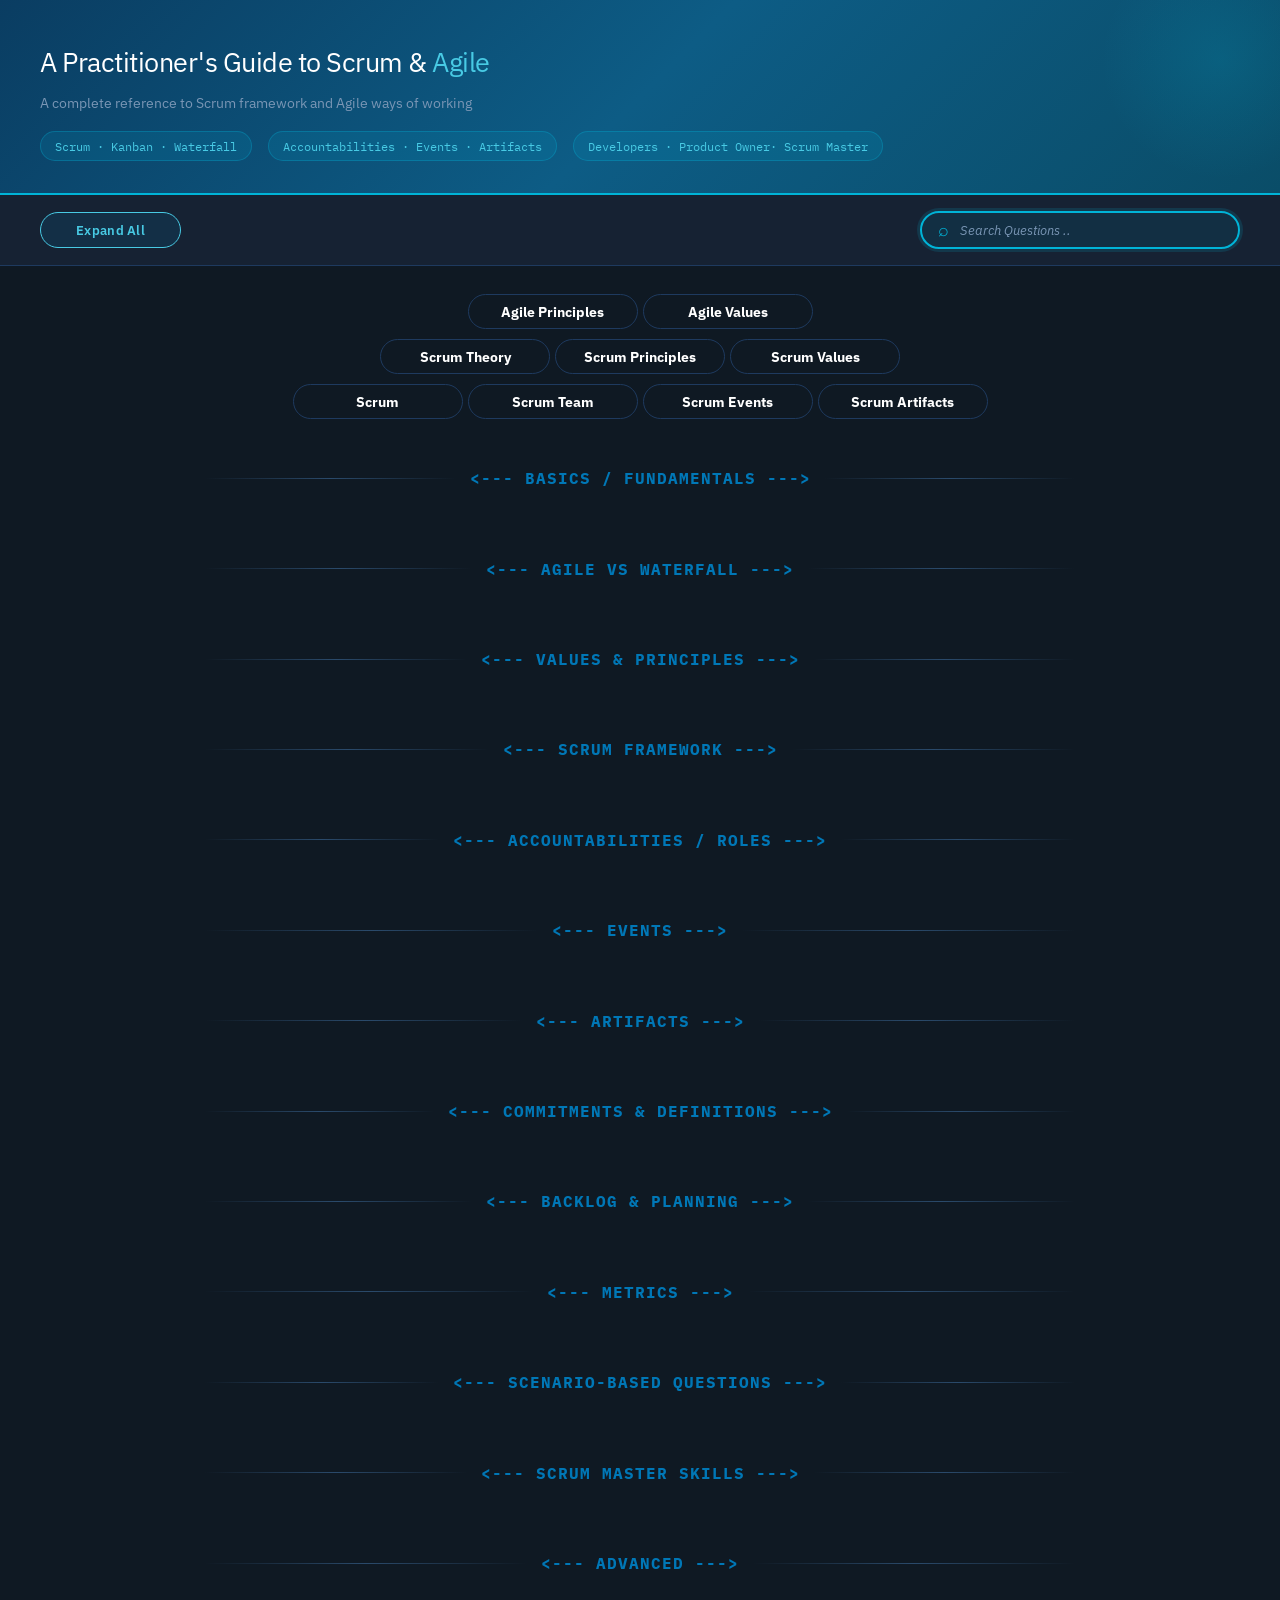
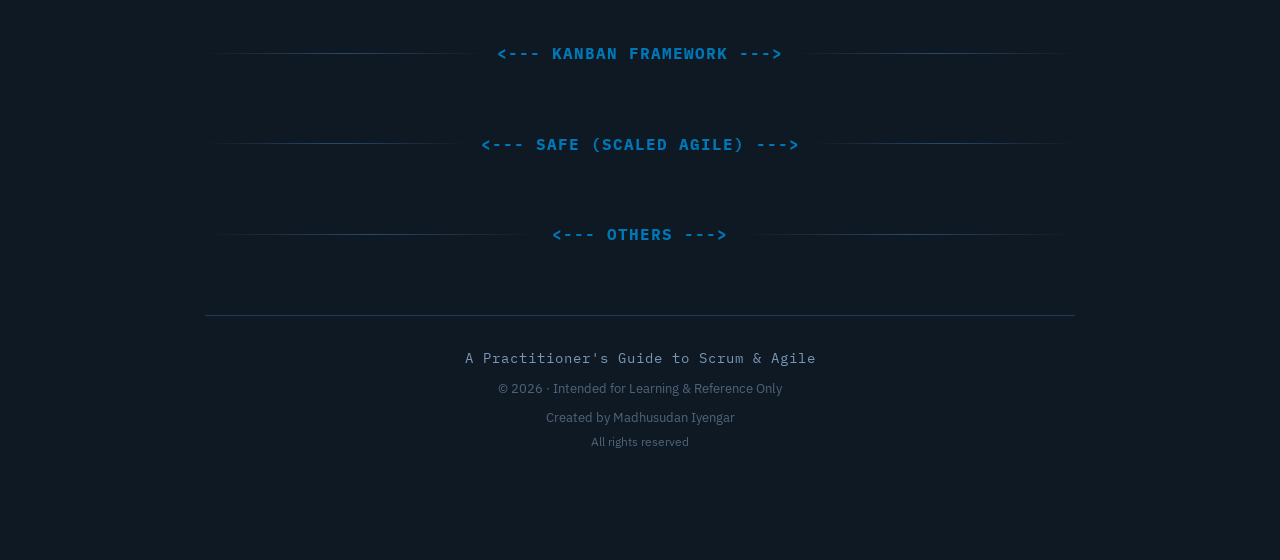
<file: index.html>
<!DOCTYPE html>
<html lang="en">

<head>
  <!-- ================= META ================= -->
  <meta charset="UTF-8">
  <meta name="viewport" content="width=device-width, initial-scale=1.0">

  <!-- ================= TITLE ================= -->
  <title>Scrum & Agile Guide</title>

  <!-- ================= STYLES ================= -->
  <link rel="stylesheet" href="styles-1.css">

  <!-- Google Fonts -->
  <link href="https://fonts.googleapis.com/css2?family=IBM+Plex+Sans:wght@400;500;600;700&family=IBM+Plex+Mono:wght@400;500&display=swap" rel="stylesheet">

  <!-- ================= SCRIPT ================= -->
  <script src="scripts-1.js" defer></script>
</head>

<body>

  <!-- =========================================================
       HEADER SECTION
  ========================================================== -->
  <div class="ph">
    <h1>A Practitioner's Guide to Scrum &amp; <span>Agile</span></h1>

    <p>
      A complete reference to Scrum framework and Agile ways of working
    </p>

    <!-- HEADER META BADGES -->
    <div class="hm">
      <!-- Optional counter -->
      <!-- <span class="mb"><span id="totalCount">0</span> Questions</span> -->

      <span class="mb">Scrum · Kanban · Waterfall</span>
      <span class="mb">Accountabilities · Events · Artifacts</span>
      <span class="mb">Developers · Product Owner· Scrum Master</span>
    </div>
  </div>

  <!-- =========================================================
       CONTROL BAR (SEARCH + ACTIONS)
  ========================================================== -->
  <div class="ctrl">

    <!-- Expand / Collapse Button -->
    <button
      class="btn p"
      id="toggleAll"
      data-state="collapsed"
      onclick="toggleAll()">
      Expand All
    </button>

    <!-- SEARCH WRAPPER -->
    <div class="sw" id="sw">

      <!-- SEARCH INPUT -->
      <input
        id="searchBox"
        type="text"
        placeholder="Search Questions .."
        oninput="filterQ(this.value)"
        onkeydown="if(event.key==='Enter') nextMatch()"
      >

      <!-- SEARCH RESULT COUNTER -->
      <span id="searchCount"
        style="
          position: absolute;
          right: 34px;
          top: 50%;
          transform: translateY(-50%);
          font-family: 'IBM Plex Mono', monospace;
          font-size: .68rem;
          color: var(--accent3);
          white-space: nowrap;
          pointer-events: none;
        ">
      </span>

      <!-- CLEAR SEARCH BUTTON -->
      <button
        class="clr"
        onclick="clearSearch()"
        title="Clear search">
        ✕
      </button>
    </div>
  </div>

  <!-- =========================================================
       MAIN CONTENT
  ========================================================== -->
  <div class="content">

    <!-- ================= QUICK ACTION BUTTON GRID ================= -->
    <div style="
        max-width: 0 auto;
        margin: 0 auto;
        display: flex;
        flex-direction: column;
        gap: 0 auto;
      ">

      <!-- ---------- ROW 1 ---------- -->
      <div style="display: flex; justify-content: center; gap: 5px;">
        <button class="btn agile" style="white-space: nowrap; width: 170px;" onclick="openModal('agilePrinciple')">
          <b>Agile Principles</b>
        </button>

        <button class="btn agile" style="white-space: nowrap; width: 170px;" onclick="openModal('agileValue')">
          <b>Agile Values</b>
        </button>
      </div>

      <!-- ---------- ROW 2 ---------- -->
      <div style="display: flex; justify-content: center; gap: 5px;">
        <button class="btn agile" style="white-space: nowrap; width: 170px;" onclick="openModal('scrumTheory')">
          <b>Scrum Theory</b>
        </button>

        <button class="btn agile" style="white-space: nowrap; width: 170px;" onclick="openModal('scrumPrinciple')">
          <b>Scrum Principles</b>
        </button>

        <button class="btn agile" style="white-space: nowrap; width: 170px;" onclick="openModal('scrumValue')">
          <b>Scrum Values</b>
        </button>
      </div>

      <!-- ---------- ROW 3 ---------- -->
      <div style="display: flex; justify-content: center; gap: 5px;">
        <button class="btn agile" style="white-space: nowrap; width: 170px;" onclick="openModal('scrumDefinition')">
          <b>Scrum</b>
        </button>

        <button class="btn agile" style="white-space: nowrap; width: 170px;" onclick="openModal('scrumTeam')">
          <b>Scrum Team</b>
        </button>

        <button class="btn agile" style="white-space: nowrap; width: 170px;" onclick="openModal('scrumEvents')">
          <b>Scrum Events</b>
        </button>

        <button class="btn agile" style="white-space: nowrap; width: 170px;" onclick="openModal('scrumArtifacts')">
          <b>Scrum Artifacts</b>
        </button>
      </div>
    </div>

    <!-- ================= MODALS SECTION ================= -->

    <!-- ================= Agile Principles Modal ================= -->
    <div id="agilePrinciple" class="agile-modal">
      <div class="agile-modal-content">
	  <div class="modal-scroll">
        <!-- Close Button -->
        <span class="agile-close" onclick="closeModal('agilePrinciple')">&times;</span>

        <!-- Title -->
        <div style="text-align: center;">
          <h2>Agile Principles</h2>
        </div>

        <!-- Table -->
        <table class="agile-table">
          <tr><th>Principle</th><th>Description</th></tr>
          <tr><td><b>Customer Satisfaction</b></td><td>Prioritize early and continuous delivery of valuable software</td></tr>
          <tr><td><b>Welcome Change</b></td><td>Embrace changing requirements, even late in development</td></tr>
          <tr><td><b>Frequent Delivery</b></td><td>Deliver working software frequently (weeks rather than months).</td></tr>
          <tr><td><b>Collaboration</b></td><td>Business stakeholders and developers must work together daily</td></tr>
          <tr><td><b>Motivated Individuals</b></td><td>Build projects around motivated individuals and trust them</td></tr>
          <tr><td><b>Face-to-Face Conversation</b></td><td>Use direct, in-person communication whenever possible</td></tr>
          <tr><td><b>Working Software</b></td><td>This is the primary measure of progress</td></tr>
          <tr><td><b>Sustainable Development</b></td><td>Maintain a consistent, sustainable work pace indefinitely</td></tr>
          <tr><td><b>Technical Excellence</b></td><td>Continuous attention to good design and quality improves agility</td></tr>
          <tr><td><b>Simplicity</b></td><td>Maximize the amount of work not done (focus on essential tasks)</td></tr>
          <tr><td><b>Self-Organizing Teams</b></td><td>The best architectures and designs emerge from self-organizing teams</td></tr>
          <tr><td><b>Regular Reflection</b></td><td>Teams regularly reflect on how to become more effective, then adjust accordingly</td></tr>
        </table>

      </div>
    </div>
	</div>

    <!-- ================= Agile Values Modal 	  ================= -->
    <div id="agileValue" class="agile-modal">
      <div class="agile-modal-content">
	  <div class="modal-scroll">

        <span class="agile-close" onclick="closeModal('agileValue')">&times;</span>

        <div style="text-align: center;">
          <h2>Agile Values</h2>
        </div>

        <table class="agile-table">
          <tr><th>Value</th><th>Description</th></tr>
          <tr><td><b>Individuals and interactions over processes and tools</b></td><td>Focuses on people, communication, and collaboration over rigid processes or tools</td></tr>
          <tr><td><b>Working software over comprehensive documentation</b></td><td>Prioritizes delivering usable software over excessive documentation</td></tr>
          <tr><td><b>Customer collaboration over contract negotiation</b></td><td>Encourages continuous customer involvement instead of relying only on contracts</td></tr>
          <tr><td><b>Responding to change over following a plan</b></td><td>Promotes adapting to change rather than strictly sticking to a fixed plan</td></tr>
        </table>

      </div>
    </div>
	</div>

    <!-- ================= Scrum Principles Modal ================= -->
    <div id="scrumPrinciple" class="agile-modal">
      <div class="agile-modal-content">
	  <div class="modal-scroll">

        <span class="agile-close" onclick="closeModal('scrumPrinciple')">&times;</span>

        <div style="text-align: center;">
          <h2>Scrum Principles</h2>
        </div>

        <table class="agile-table">
          <tr><th>Principle</th><th>Description</th></tr>
          <tr><td><b>Empirical Process Control</b></td><td>Decisions are based on observation, experience, and experimentation</td></tr>
          <tr><td><b>Self-Organization</b></td><td>Teams decide how best to accomplish their work</td></tr>
          <tr><td><b>Collaboration</b></td><td>Team works together to deliver value</td></tr>
          <tr><td><b>Value-based Prioritization</b></td><td>Work is prioritized based on business value</td></tr>
          <tr><td><b>Time-boxing</b></td><td>Events have fixed duration to maintain focus and efficiency</td></tr>
          <tr><td><b>Iterative Development</b></td><td>Deliver work in small, incremental cycles</td></tr>
        </table>

      </div>
    </div>
	</div>

	<!-- ================= Scrum Values Modal 	  ================= -->
	<div id="scrumValue" class="agile-modal">
	  <div class="agile-modal-content">
		<div class="modal-scroll">
		<!-- Close Button -->
		<span class="agile-close" onclick="closeModal('scrumValue')">&times;</span>

		<!-- Title -->
		<div style="text-align: center;">
		  <h2>Scrum Values</h2>
		</div>

		<!-- Table -->
		<table class="agile-table">
		  <tr><th>Value</th><th>Description</th></tr>
		  <tr><td><b>Commitment</b></td><td>Team members commit to achieving the sprint goals and supporting each other</td></tr>
		  <tr><td><b>Courage</b></td><td>Team members have the courage to do the right thing and tackle tough problems</td></tr>
		  <tr><td><b>Focus</b></td><td>The team focuses on the work of the sprint and its goals to deliver value</td></tr>
		  <tr><td><b>Openness</b></td><td>Team members are open about work, feedback, and challenges, increasing transparency</td></tr>
		  <tr><td><b>Respect</b></td><td>Members respect each other as capable, independent professionals</td></tr>
		</table>

	  </div>
	</div>
	</div>
	
	<!-- ================= Scrum Theory Modal 	  ================= -->
	<div id="scrumTheory" class="agile-modal">
	  <div class="agile-modal-content">
		<div class="modal-scroll">

		<!-- Close Button -->
		<span class="agile-close" onclick="closeModal('scrumTheory')">&times;</span>

		<!-- Title -->
		<div style="text-align: center;">
		  <h2>Scrum Theory</h2>
		</div>

		<!-- Intro Text -->
		<p style="color: var(--text); font-size: .88rem; margin: 14px 0 10px; text-indent: 20px;">
		  Scrum is built on <b style="color: var(--accent3);">Empiricism</b> and <b style="color: var(--accent3);">Lean Thinking</b>.
		</p>

		<!-- Concepts Table -->
		<table class="agile-table">
		  <tr><th>Concept</th><th>Description</th></tr>
		  <tr><td><b>Empiricism</b></td><td>Asserts that knowledge comes from experience and making decisions based on what is observed</td></tr>
		  <tr><td><b>Lean Thinking</b></td><td>Focuses on maximizing value while minimizing waste</td></tr>
		</table>

		<!-- Pillars Intro -->
		<p style="color: var(--text); font-size: .88rem; margin: 14px 0 10px; text-indent: 20px;">
		  It is supported by <b style="color: var(--accent3);">3 core pillars</b>
		</p>

		<!-- Pillars Table -->
		<table class="agile-table">
		<colgroup>
    <col style="width: 18%;">
    <col style="width: 82%;">
  </colgroup>
		  <tr><th>Pillar</th><th>Description</th></tr>
		  <tr><td><b>Transparency</b></td><td>Make the work visible and clear to everyone (those performing the work as well as those receiving the work)</td></tr>
		  <tr><td><b>Inspection</b></td><td>Regularly review progress and outcomes (through scrum events)</td></tr>
		  <tr><td><b>Adaptation</b></td><td>Adjust quickly to improve results (through scrum events)</td></tr>
		</table>

		<!-- Closing Explanation -->
		<p style="color: var(--text); font-size: .88rem; margin: 14px 0 10px; text-indent: 20px;">
		  <b>Scrum delivers work in small, incremental steps, enabling continuous feedback, learning, and improvement</b>
		</p>

		<!-- Outcome Box -->
		<div class="ob">
		  <strong>👉 In simple terms:</strong>
		  <b>Focus on impact, stay data-driven, and embrace continuous growth</b>
		</div>

	  </div>
	</div>
	</div>
	
	<!-- ================= Scrum Definition Modal ================= -->
	<div id="scrumDefinition" class="agile-modal">
	  <div class="agile-modal-content">
		<div class="modal-scroll">

		<!-- Close Button -->
		<span class="agile-close" onclick="closeModal('scrumDefinition')">&times;</span>

		<!-- Title -->
		<div style="text-align: center;">
		  <h2>What is Scrum?</h2>
		</div>

		<!-- Intro -->
		<p style="color: var(--text); font-size: .88rem; margin: 14px 0 10px; text-indent: 20px;">
		  Scrum is a lightweight <b style="color: var(--accent3);">framework</b> that helps teams and organizations generate value through adaptive solutions for complex problems.
		</p>

		<!-- Table -->
		<table class="agile-table">
		  <tr><th>Aspect</th><th>Description</th></tr>
		  <tr><td><b>Framework</b></td><td>Not a process or methodology — a simple framework within which you can employ various processes and techniques</td></tr>
		  <tr><td><b>Purpose</b></td><td>Helps teams collaborate, learn, and adapt to deliver value incrementally in complex environments</td></tr>
		  <tr><td><b>Structure</b></td><td>Built on a small team of people with three accountabilities: Developers, Product Owner, and Scrum Master</td></tr>
		  <tr><td><b>Cadence</b></td><td>Work is organized into short, fixed-length cycles called Sprints (1–4 weeks) to ensure regular delivery</td></tr>
		  <tr><td><b>Foundation</b></td><td>Grounded in empiricism and lean thinking — learn from experience, inspect reality, and adapt continuously</td></tr>
		</table>

		<!-- Closing -->
		<p style="color: var(--text); font-size: .88rem; margin: 14px 0 10px; text-indent: 20px;">
		  Scrum is intentionally <b style="color: var(--accent3);">incomplete</b> — it defines only the parts required to implement Scrum theory, leaving the rest to the team.
		</p>

		<!-- Outcome -->
		<div class="ob">
		  <strong>👉 In simple terms:</strong>
		  Scrum is a smart, structured way for teams to tackle complex work — delivering real value, fast, through teamwork and continuous learning
		</div>

	  </div>
	</div>
	</div>
	
	<!-- ================= Scrum Events Modal 	  ================= -->
	<div id="scrumEvents" class="agile-modal">
	  <div class="agile-modal-content">
		<div class="modal-scroll">

		<!-- Close Button -->
		<span class="agile-close" onclick="closeModal('scrumEvents')">&times;</span>

		<!-- Title -->
		<div style="text-align: center;">
		  <h2>Scrum Events</h2>
		</div>

		<!-- Table -->
		<table class="agile-table">
		  <tr><th>Event</th><th>Description</th></tr>
		  <tr><td><b>Sprint</b></td><td>A fixed time-box (1–4 weeks) where a usable increment is created</td></tr>
		  <tr><td><b>Sprint Planning</b></td><td>Team decides what to work on and how to deliver it in the sprint</td></tr>
		  <tr><td><b>Daily Scrum</b></td><td>A 15-min daily sync to inspect progress and adapt the plan</td></tr>
		  <tr><td><b>Sprint Review</b></td><td>Team presents the increment to stakeholders and gathers feedback</td></tr>
		  <tr><td><b>Sprint Retrospective</b></td><td>Team reflects on the process and identifies improvements for next sprint</td></tr>
		</table>

	  </div>
	</div>
	</div>
	
	<!-- ================= Scrum Artifacts Modal  ================= -->
	<div id="scrumArtifacts" class="agile-modal">
	  <div class="agile-modal-content">
		<div class="modal-scroll">

		<!-- Close Button -->
		<span class="agile-close" onclick="closeModal('scrumArtifacts')">&times;</span>

		<!-- Title -->
		<div style="text-align: center;">
		  <h2>Scrum Artifacts</h2>
		</div>

		<!-- Table -->
		<table class="agile-table">
		  <tr><th>Artifact</th><th>Description</th></tr>
		  <tr><td><b>Product Backlog</b></td><td>An ordered list of everything needed in the product, owned by the Product Owner</td></tr>
		  <tr><td><b>Sprint Backlog</b></td><td>The set of Product Backlog items selected for the sprint plus the plan to deliver them</td></tr>
		  <tr><td><b>Increment</b></td><td>The sum of all completed work at the end of a sprint that meets the Definition of Done</td></tr>
		</table>

	  </div>
	</div>
	</div>
	
	<!-- ================= Scrum Team Modal 	  ================= -->
	<div id="scrumTeam" class="agile-modal">
	  <div class="agile-modal-content agile-wide">
		<div class="modal-scroll">

		<!-- Close Button -->
		<span class="agile-close" onclick="closeModal('scrumTeam')">&times;</span>

		<!-- Title -->
		<div style="text-align: center;">
		  <h2>Scrum Team</h2>
		</div>

		<!-- Table -->
		<table class="agile-table">
		  <tr><th>Accountability</th><th>Primary Focus & Description</th></tr>
		  <tr><td><b>Developers</b></td><td>Creating the Increment. They are the people in the Scrum Team committed to creating any aspect of a usable Increment each Sprint. This includes coding, testing, designing, or any work needed to meet the Definition of Done.</td></tr>
		  <tr><td><b>Product Owner (PO)</b></td><td>Maximizing Value. They are accountable for effective Product Backlog management, including developing and communicating the Product Goal and ensuring the backlog is transparent and understood.</td></tr>
		  <tr><td><b>Scrum Master (SM)</b></td><td>Scrum Effectiveness. They are accountable for establishing Scrum as defined in the Scrum Guide. They do this by helping everyone understand Scrum theory and practice, both within the Scrum Team and the organization.</td></tr>
		</table>

	  </div>
	</div>
	</div>

<div class="sd collapsed" onclick="toggleSection(this)">
  <span style="font-size: 1rem; color: var(--accent2); letter-spacing: 1px;"><b>&lt;--- Basics / Fundamentals ---&gt;</b></span>
</div>
<div class="section-body collapsed">

<div class="qc">
  <div class="qh" onclick="tog(this)">
    <span class="qn">Topic</span>
    <span class="qt">Methodology vs Framework</span>
    <span class="qv">▼</span>
  </div>
  <div class="qb">
<table class="at">
  <thead><tr><th>Aspect</th><th>Methodology</th><th>Framework</th></tr></thead>

  <tr><td><b>Prescriptive vs. Flexible</b></td><td>Prescriptive, strict process</td><td>Flexible, provides structure but allows adaptations</td></tr>
  <tr><td><b>Execution Style</b></td><td>Prescribes exact steps</td><td>Defines structure but allows variations</td></tr>
  <tr><td><b>Example</b></td><td>Waterfall, Six Sigma</td><td>Scrum, SAFe, LeSS</td></tr>
</table>

<!-- Explanation -->
<ul>
<li> Agile focuses on <b>"What" and "Why"</b> — values and principles that guide development.</li>

<li>Scrum focuses on <b>"How"</b> — a structured yet adaptive way to apply those principles in real-world delivery. </li>

<li>Agile is neither a methodology nor a framework — it is a <b style="color: var(--accent3);">mindset</b> built on values and principles defined in the Agile Manifesto. It emphasizes adaptability, collaboration, and delivering value continuously.</li>

<li>Scrum, on the other hand, is a <b style="color: var(--accent3);">framework</b> that implements Agile principles in practice. It defines roles, events, and artifacts, but leaves flexibility for teams to decide how to execute the work.</li>
</ul>

<!-- Outcome -->
<div class="ob">
  <strong>👉 In simple terms:</strong>
  Agile is the mindset of working smart and adapting to change, while Scrum is a practical framework that helps teams implement Agile in a structured way.
</div>
</div>
</div>

<!-- 1. Agile & Scrum Overview -->
<div class="qc">
  <div class="qh" onclick="tog(this)">
    <span class="qn">Topic</span>
    <span class="qt">Agile & Scrum Overview</span>
    <span class="qv">▼</span>
  </div>
  <div class="qb">
    <table class="at">
      <thead><tr><th>Aspect</th><th>Detail</th></tr></thead>
      <tbody>
        <tr><td>Agile definition</td><td>Iterative and incremental approach focused on flexibility and customer value</td></tr>
        <tr><td>Agile focus</td><td>Emphasizes adaptability, collaboration, and continuous delivery of value</td></tr>
        <tr><td>Scrum definition</td><td>A lightweight Agile framework used to deliver work in short iterations called Sprints</td></tr>
        <tr><td>Scrum structure</td><td>Defines roles, events, and artifacts to ensure transparency and inspection</td></tr>
        <tr><td>Agile vs Scrum</td><td>Agile is the mindset, Scrum is one way to implement it</td></tr>
		<tr><td>Outcome focus</td><td>Both aim to deliver value early, improve continuously, and respond to change effectively</td></tr>
      </tbody>
    </table>
  </div>
</div>

<!-- 2. Why Agile is Used -->
<div class="qc">
  <div class="qh" onclick="tog(this)">
    <span class="qn">Topic</span>
    <span class="qt">Why organizations adopt Agile</span>
    <span class="qv">▼</span>
  </div>
  <div class="qb">
    <table class="at">
      <thead><tr><th>Aspect</th><th>Detail</th></tr></thead>
      <tbody>
        <tr><td>Faster delivery</td><td>Enables quick release of value in increments</td></tr>
        <tr><td>Adaptability</td><td>Responds quickly to changing business needs</td></tr>
        <tr><td>Improved quality</td><td>Frequent testing reduces defects early</td></tr>
        <tr><td>Transparency</td><td>Work visibility through Scrum events and artifacts</td></tr>
        <tr><td>Collaboration</td><td>Improves communication between teams and stakeholders</td></tr>
        <tr><td>Customer satisfaction</td><td>Continuous feedback ensures right product fit</td></tr>
      </tbody>
    </table>
  </div>
</div>

<!-- 3. Importance of Agile -->
<div class="qc">
  <div class="qh" onclick="tog(this)">
    <span class="qn">Topic</span>
    <span class="qt">Importance of Agile today</span>
    <span class="qv">▼</span>
  </div>
  <div class="qb">
    <table class="at">
      <thead><tr><th>Aspect</th><th>Detail</th></tr></thead>
      <tbody>
        <tr><td>Fast-changing market</td><td>Helps adapt quickly to evolving customer needs</td></tr>
        <tr><td>Customer-centric</td><td>Focuses on continuous feedback and value delivery</td></tr>
        <tr><td>Risk reduction</td><td>Early validation reduces failure risk</td></tr>
        <tr><td>Collaboration</td><td>Improves alignment between teams and stakeholders</td></tr>
        <tr><td>Adaptability</td><td>Allows easy reprioritization based on new insights</td></tr>
        <tr><td>Continuous improvement</td><td>Retrospectives drive ongoing process improvement</td></tr>
      </tbody>
    </table>
  </div>
</div>

<!-- 4. Agile Maturity -->
<div class="qc">
  <div class="qh" onclick="tog(this)">
    <span class="qn">Topic</span>
    <span class="qt">Assessing Agile maturity of a team</span>
    <span class="qv">▼</span>
  </div>
  <div class="qb">
    <table class="at">
      <thead><tr><th>Aspect</th><th>Detail</th></tr></thead>
      <tbody>
        <tr><td>Delivery predictability</td><td>Compare planned vs completed work across sprints</td></tr>
        <tr><td>Scrum events</td><td>Check if events add real value or are just rituals</td></tr>
        <tr><td>Backlog health</td><td>Clarity, prioritization, and readiness of stories</td></tr>
        <tr><td>Engineering practices</td><td>CI/CD, testing, code quality, Definition of Done</td></tr>
        <tr><td>Self-organization</td><td>Team ownership in decision-making</td></tr>
        <tr><td>Impediment resolution</td><td>Speed of identifying and removing blockers</td></tr>
        <tr><td>Continuous improvement</td><td>Retro actions implemented effectively</td></tr>
        <tr><td>Stakeholder engagement</td><td>Frequency and quality of feedback loops</td></tr>
      </tbody>
    </table>
  </div>
</div>

<!-- 4. Agile Anti-Patterns -->
<div class="qc">
  <div class="qh" onclick="tog(this)">
    <span class="qn">Topic</span>
    <span class="qt">Common Agile Anti-Patterns</span>
    <span class="qv">▼</span>
  </div>
  <div class="qb">
    <table class="at">
      <thead>
        <tr><th>Anti-pattern</th><th>Impact on Delivery</th></tr>
      </thead>
      <tbody>
        <tr><td>Micromanagement</td><td>Reduces team ownership and autonomy</td></tr>
        <tr><td>Lack of transparency</td><td>Blocks visibility of progress and risks</td></tr>
        <tr><td>Weak Definition of Done</td><td>Leads to poor quality and rework</td></tr>
        <tr><td>No continuous improvement</td><td>Team fails to evolve processes</td></tr>
        <tr><td>High technical debt</td><td>Slows future development</td></tr>
        <tr><td>Overcommitment</td><td>Causes spillover and missed goals</td></tr>
        <tr><td>Unclear requirements</td><td>Leads to rework and confusion</td></tr>
        <tr><td>Dependency issues</td><td>Delays due to unmanaged external blockers</td></tr>
        <tr><td>Siloed working</td><td>Reduces collaboration and efficiency</td></tr>
        <tr><td>Interrupt-driven execution</td><td>Breaks Sprint focus</td></tr>
        <tr><td>Low stakeholder engagement</td><td>Misaligned expectations</td></tr>
      </tbody>
    </table>
  </div>
</div>

</div>

<div class="sd collapsed" onclick="toggleSection(this)">
  <span style="font-size: 1rem; color: var(--accent2); letter-spacing: 1px;"><b>&lt;--- Agile vs Waterfall ---&gt;</b></span>
</div>
<div class="section-body collapsed">

<!-- 1. Agile vs Waterfall Comparison -->
<div class="qc">
  <div class="qh" onclick="tog(this)">
    <span class="qn">Topic</span>
    <span class="qt">Agile vs Waterfall Comparison</span>
    <span class="qv">▼</span>
  </div>
  <div class="qb">
    <table class="at">
      <thead>
        <tr><th>Factor</th><th>Waterfall Model</th><th>Agile</th></tr>
      </thead>
      <tbody>
        <tr><td>Requirements</td><td>Stable & fixed upfront</td><td>Evolving and refined iteratively</td></tr>
        <tr><td>Change handling</td><td>Minimal changes after planning</td><td>Welcomes frequent changes</td></tr>
        <tr><td>Customer involvement</td><td>Limited (start and end)</td><td>Continuous involvement</td></tr>
        <tr><td>Delivery</td><td>Single final release</td><td>Incremental delivery</td></tr>
        <tr><td>Risk management</td><td>Risks identified late</td><td>Early and continuous mitigation</td></tr>
        <tr><td>Team structure</td><td>Siloed, sequential</td><td>Cross-functional, collaborative</td></tr>
      </tbody>
    </table>
  </div>
</div>

<!-- 2. Why Agile over Waterfall -->
<div class="qc">
  <div class="qh" onclick="tog(this)">
    <span class="qn">Topic</span>
    <span class="qt">Why Agile is preferred over Waterfall</span>
    <span class="qv">▼</span>
  </div>
  <div class="qb">
    <table class="at">
      <thead>
        <tr><th>Waterfall Limitation</th><th>Agile Advantage</th><th>Impact</th></tr>
      </thead>
      <tbody>
        <tr>
          <td>Changes are expensive after requirement freeze</td>
          <td>Accepts changing requirements anytime</td>
          <td>Faster adaptation and lower rework cost</td>
        </tr>
        <tr>
          <td>Working product delivered only at end</td>
          <td>Delivers working increments every Sprint</td>
          <td>Early value delivery</td>
        </tr>
        <tr>
          <td>Feedback comes late</td>
          <td>Continuous stakeholder feedback</td>
          <td>Better alignment with expectations</td>
        </tr>
        <tr>
          <td>Risks discovered late</td>
          <td>Frequent inspection and adaptation</td>
          <td>Early risk detection</td>
        </tr>
        <tr>
          <td>Low visibility until milestones</td>
          <td>Frequent reviews and transparency</td>
          <td>Higher stakeholder confidence</td>
        </tr>
      </tbody>
    </table>
  </div>
</div>

<!-- 3. Waterfall Model Stages -->
<div class="qc">
  <div class="qh" onclick="tog(this)">
    <span class="qn">Topic</span>
    <span class="qt">Waterfall Model Phases</span>
    <span class="qv">▼</span>
  </div>
  <div class="qb">
    <table class="at">
      <thead>
        <tr><th>Phase</th><th>Description</th></tr>
      </thead>
      <tbody>
        <tr><td>Requirement gathering</td><td>Capture complete upfront requirements</td></tr>
        <tr><td>System design</td><td>Architecture and detailed design definition</td></tr>
        <tr><td>Implementation</td><td>Development based on design</td></tr>
        <tr><td>Integration & testing</td><td>Validation of complete system</td></tr>
        <tr><td>Deployment</td><td>Release to production</td></tr>
        <tr><td>Maintenance</td><td>Post-release fixes and enhancements</td></tr>
      </tbody>
    </table>
  </div>
</div>

</div>

<div class="sd collapsed" onclick="toggleSection(this)">
  <span style="font-size: 1rem; color: var(--accent2); letter-spacing: 1px;"><b>&lt;--- Values & Principles ---&gt;</b></span>
</div>
<div class="section-body collapsed">

<!-- 1. Scrum Principles -->
<div class="qc">
  <div class="qh" onclick="tog(this)">
    <span class="qn">Topic</span>
    <span class="qt">Scrum Principles</span>
    <span class="qv">▼</span>
  </div>
  <div class="qb">
    <table class="at">
      <thead>
        <tr><th>Aspect</th><th>Detail</th><th>Example</th></tr>
      </thead>
      <tbody>
        <tr><td>Empirical process control</td><td>Based on transparency, inspection, adaptation</td><td>Using Sprint Review feedback to adjust next Sprint</td></tr>
        <tr><td>Self-organization</td><td>Teams decide how to do the work</td><td>Developers pick tasks during Sprint Planning</td></tr>
        <tr><td>Collaboration</td><td>Continuous teamwork across roles</td><td>PO and team refine backlog together</td></tr>
        <tr><td>Value-based prioritization</td><td>Work ordered by business value</td><td>High-value stories prioritized first</td></tr>
        <tr><td>Time-boxing</td><td>Fixed duration events</td><td>2-week Sprint with ceremonies</td></tr>
        <tr><td>Iterative development</td><td>Incremental delivery of value</td><td>New feature delivered each Sprint</td></tr>
      </tbody>
    </table>
  </div>
</div>

<!-- 2. Scrum Values -->
<div class="qc">
  <div class="qh" onclick="tog(this)">
    <span class="qn">Topic</span>
    <span class="qt">Scrum Values</span>
    <span class="qv">▼</span>
  </div>
  <div class="qb">
    <table class="at">
      <thead>
        <tr><th>Value</th><th>Meaning</th><th>Example</th></tr>
      </thead>
      <tbody>
        <tr><td>Commitment</td><td>Team commits to Sprint Goal</td><td>Team collaborates to finish Sprint work</td></tr>
        <tr><td>Focus</td><td>Stay focused on Sprint work</td><td>Avoiding unplanned work</td></tr>
        <tr><td>Openness</td><td>Transparent communication</td><td>Blockers raised in Daily Scrum</td></tr>
        <tr><td>Respect</td><td>Respect for people and ideas</td><td>QA feedback is valued</td></tr>
      </tbody>
    </table>
  </div>
</div>

<!-- 3. Agile Principle -->
<div class="qc">
  <div class="qh" onclick="tog(this)">
    <span class="qn">Topic</span>
    <span class="qt">Agile Principle – Frequent Delivery of Working Software</span>
    <span class="qv">▼</span>
  </div>
  <div class="qb">
    <table class="at">
      <thead>
        <tr><th>Principle</th><th>Explanation</th><th>Example</th></tr>
      </thead>
      <tbody>
        <tr>
          <td>Frequent delivery</td>
          <td>Agile emphasizes delivering working software in short cycles to enable early feedback and continuous improvement</td>
          <td>A Scrum team delivers a potentially shippable increment every Sprint</td>
        </tr>
      </tbody>
    </table>
  </div>
</div>

<!-- 4. Agile Value (UPDATED) -->
<div class="qc">
  <div class="qh" onclick="tog(this)">
    <span class="qn">Topic</span>
    <span class="qt">Agile Value – Responding to Change</span>
    <span class="qv">▼</span>
  </div>
  <div class="qb">
    <table class="at">
      <thead>
        <tr><th>Aspect</th><th>Meaning</th><th>Example</th></tr>
      </thead>
      <tbody>
        <tr>
          <td>Responding to change</td>
          <td>Agile embraces changing requirements even late in development to maximize customer value</td>
          <td>Product Owner reorders backlog based on new market feedback</td>
        </tr>
      </tbody>
    </table>
  </div>
</div>

</div>

<div class="sd collapsed" onclick="toggleSection(this)">
  <span style="font-size: 1rem; color: var(--accent2); letter-spacing: 1px;"><b>&lt;--- Scrum Framework ---&gt;</b></span>
</div>
<div class="section-body collapsed">

<!-- 1. Scrum Overview vs Other Frameworks -->
<div class="qc">
  <div class="qh" onclick="tog(this)">
    <span class="qn">Topic</span>
    <span class="qt">Scrum Overview and Comparison with Other Agile Frameworks</span>
    <span class="qv">▼</span>
  </div>
  <div class="qb">
    <p>
      Scrum is a lightweight Agile framework used to build and deliver complex products in short, time-boxed iterations called Sprints (typically 1–4 weeks). 
      It follows empiricism, where decisions are made based on transparency, inspection, and adaptation. Scrum defines clear roles, events, and artifacts to ensure structured delivery of value.
    </p>

    <table class="at">
      <thead>
        <tr><th>Aspect</th><th>Scrum</th><th>Other Frameworks (Kanban)</th></tr>
      </thead>
      <tbody>
        <tr><td>Approach</td><td>Iterative and time-boxed</td><td>Continuous flow-based system</td></tr>
        <tr><td>Delivery</td><td>Fixed-length Sprints</td><td>No fixed iterations</td></tr>
        <tr><td>Roles</td><td>Defined roles (PO, SM, Developers)</td><td>No mandatory roles</td></tr>
        <tr><td>Planning</td><td>Done at Sprint start</td><td>Continuous planning</td></tr>
        <tr><td>Change handling</td><td>Changes generally after Sprint</td><td>Changes anytime</td></tr>
        <tr><td>Metrics</td><td>Velocity, Burndown, Burnup</td><td>Cycle time, Lead time, WIP</td></tr>
        <tr><td>Best suited for</td><td>Complex, evolving requirements</td><td>Support, maintenance, continuous flow work</td></tr>
      </tbody>
    </table>
  </div>
</div>

<!-- 2. Scrum Key Highlights -->
<div class="qc">
  <div class="qh" onclick="tog(this)">
    <span class="qn">Topic</span>
    <span class="qt">Key highlights of Scrum</span>
    <span class="qv">▼</span>
  </div>
  <div class="qb">
    <table class="at">
      <thead>
        <tr><th>Highlights</th><th>Explanation</th><th>Example</th></tr>
      </thead>
      <tbody>
        <tr><td>Iterative delivery</td><td>Value is delivered in small increments each Sprint</td><td>New feature released every 2 weeks</td></tr>
        <tr><td>Empiricism</td><td>Decisions based on observation and feedback</td><td>Priorities adjusted after Sprint Review</td></tr>
        <tr><td>Defined roles</td><td>Clear responsibilities for accountability</td><td>PO prioritizes backlog, Devs build, SM facilitates</td></tr>
        <tr><td>Time-boxing</td><td>Events are fixed in duration for focus</td><td>15-minute Daily Scrum</td></tr>
        <tr><td>Value focus</td><td>Highest value items delivered first</td><td>Payment feature prioritized over UI tweaks</td></tr>
        <tr><td>Continuous improvement</td><td>Teams improve through retrospectives</td><td>Better code review process introduced</td></tr>
        <tr><td>Self-organization</td><td>Teams decide how to execute work</td><td>Developers choose task ownership</td></tr>
      </tbody>
    </table>
  </div>
</div>

<!-- 3. Importance of Timeboxing -->
<div class="qc">
  <div class="qh" onclick="tog(this)">
    <span class="qn">Topic</span>
    <span class="qt">Importance of Timeboxing in Scrum</span>
    <span class="qv">▼</span>
  </div>
  <div class="qb">
    <table class="at">
      <thead>
        <tr><th>Benefit</th><th>Explanation</th></tr>
      </thead>
      <tbody>
        <tr><td>Focus</td><td>Encourages teams to concentrate on priority work</td></tr>
        <tr><td>Predictability</td><td>Fixed durations support planning and forecasting</td></tr>
        <tr><td>Early risk detection</td><td>Issues surface quickly within short cycles</td></tr>
        <tr><td>Inspection & adaptation</td><td>Regular feedback enables continuous adjustment</td></tr>
        <tr><td>Faster decisions</td><td>Prevents over-analysis and delays</td></tr>
        <tr><td>Sustainable pace</td><td>Prevents burnout through structured time limits</td></tr>
      </tbody>
    </table>
  </div>
</div>

</div>

<div class="sd collapsed" onclick="toggleSection(this)">
  <span style="font-size: 1rem; color: var(--accent2); letter-spacing: 1px;"><b>&lt;--- Accountabilities / Roles ---&gt;</b></span>
</div>
<div class="section-body collapsed">

<div class="qc">
  <div class="qh" onclick="tog(this)">
    <span class="qn">Topic</span>
    <span class="qt">Scrum Master vs Project Manager – Key Differences</span>
    <span class="qv">▼</span>
  </div>
  <div class="qb">
<div style="display:flex; gap:20px; padding:20px;">

  <div style="flex:1; padding:15px; border:1px solid var(--accent); border-radius:30px;">
    <h3 style="text-align:center; color: var(--accent2);">Scrum Master</h3>
    <ul>
      <li>Facilitates Scrum framework and ensures it is followed correctly</li>
      <li>Removes impediments that block the team’s progress</li>
      <li>Enables and coaches the team to become self-organizing and high-performing</li>
      <li>Focuses on team collaboration, Agile practices, and continuous improvement</li>
      <li>Serves the Scrum Team and organization as a servant leader</li>
    </ul>
  </div>

  <div style="flex:1; padding:15px; border:1px solid var(--accent); border-radius:30px;">
    <h3 style="text-align:center; color: var(--accent2);">Project Manager</h3>
    <ul>
      <li>Plans, executes, and controls the overall project delivery</li>
      <li>Manages scope, schedule, resources, and budget</li>
      <li>Directs and assigns work to ensure project completion</li>
      <li>Focuses on delivery timelines, cost control, and project governance</li>
      <li>Acts as a manager responsible for project success and reporting</li>
    </ul>
  </div>

</div>
</div></div>


<div class="qc">
  <div class="qh" onclick="tog(this)">
    <span class="qn">Topic</span>
    <span class="qt">Project Monitoring vs Project Control</span>
    <span class="qv">▼</span>
  </div>
  <div class="qb">
<div style="display:flex; gap:20px; padding:20px;">

  <div style="flex:1; padding:15px; border:1px solid var(--accent); border-radius:15px;">
    <h3 style="text-align:center; color: var(--accent2);">Monitoring</h3>
    <ul>
      <li>Observing and tracking project performance against the plan (passive / informational)</li>
    </ul>
  </div>

  <div style="flex:1; padding:15px; border:1px solid var(--accent); border-radius:15px;">
    <h3 style="text-align:center; color: var(--accent2);">Controlling</h3>
    <ul>
      <li>Taking corrective actions when deviations occur to bring the project back on track (active / corrective)</li>
    </ul>
  </div>

</div>
</div></div>


<div class="qc">
  <div class="qh" onclick="tog(this)">
    <span class="qn">Topic</span>
    <span class="qt">Scrum Master – Core Purpose and Ideal Goals</span>
    <span class="qv">▼</span>
  </div>
  <div class="qb">
<table class="at">
  <thead><tr><th>Goal</th><th>Detail</th></tr></thead>
  <tbody>
    <tr><td>Enable empiricism</td><td>Ensure transparency, inspection, and adaptation across the team and organization</td></tr>
    <tr><td>Build a self-managing team</td><td>Enable the team to own delivery and outcomes while ensuring Scrum effectiveness</td></tr>
    <tr><td>Maximize value delivery</td><td>Ensure DoR and DoD are followed to deliver high-quality increments each Sprint</td></tr>
    <tr><td>Promote Agile mindset</td><td>Encourage collaboration, continuous improvement, and technical excellence</td></tr>
  </tbody>
</table>
</div></div>


<div class="qc">
  <div class="qh" onclick="tog(this)">
    <span class="qn">Topic</span>
    <span class="qt">Typical Day in a Scrum Master Role</span>
    <span class="qv">▼</span>
  </div>
  <div class="qb">
<table class="at">
  <thead><tr><th>Action</th><th>Detail</th></tr></thead>
  <tbody>
    <tr><td>Remove blockers</td><td>Help unblock issues related to tools, access, dependencies, approvals</td></tr>
    <tr><td>Improve clarity</td><td>Support refinement of stories and acceptance criteria</td></tr>
    <tr><td>Facilitate Daily Scrum</td><td>Ensure focus remains on progress, not deep problem solving</td></tr>
    <tr><td>Protect team focus</td><td>Shield team from unplanned work and interruptions</td></tr>
    <tr><td>Improve collaboration</td><td>Encourage direct communication between PO, Dev, QA</td></tr>
    <tr><td>Maintain Agile flow</td><td>Ensure work is finished before starting new items</td></tr>
  </tbody>
</table>
</div></div>


<div class="qc">
  <div class="qh" onclick="tog(this)">
    <span class="qn">Topic</span>
    <span class="qt">Scrum Master Responsibilities Beyond Scrum Events</span>
    <span class="qv">▼</span>
  </div>
  <div class="qb">
<table class="at">
  <thead><tr><th>Aspect</th><th>Detail</th></tr></thead>
  <tbody>
    <tr><td>Stakeholder management</td><td>Align business, PO, and team on priorities and risks</td></tr>
    <tr><td>Dependency coordination</td><td>Manage cross-team, vendor, and infrastructure dependencies</td></tr>
    <tr><td>Delivery tracking</td><td>Monitor progress and ensure predictable outcomes</td></tr>
    <tr><td>Process improvement</td><td>Identify gaps and improve delivery practices</td></tr>
    <tr><td>Team coaching</td><td>Improve collaboration and ownership mindset</td></tr>
    <tr><td>Risk management</td><td>Identify and mitigate delivery risks early</td></tr>
    <tr><td>Reporting</td><td>Provide status and metrics to leadership</td></tr>
  </tbody>
</table>
</div></div>


<div class="qc">
  <div class="qh" onclick="tog(this)">
    <span class="qn">Topic</span>
    <span class="qt">Servant Leadership in Scrum</span>
    <span class="qv">▼</span>
  </div>
  <div class="qb">
<table class="at">
  <thead><tr><th>Aspect</th><th>Detail</th></tr></thead>
  <tbody>
    <tr><td>Lead by support</td><td>Guide and enable rather than control</td></tr>
    <tr><td>Enable success</td><td>Remove impediments and enable high performance</td></tr>
    <tr><td>Put team first</td><td>Focus on team needs over personal authority</td></tr>
    <tr><td>Empower decisions</td><td>Encourage self-organization and ownership</td></tr>
    <tr><td>Facilitate discussions</td><td>Guide instead of directing</td></tr>
    <tr><td>Build trust</td><td>Create psychological safety and openness</td></tr>
  </tbody>
</table>
</div></div>


<div class="qc">
  <div class="qh" onclick="tog(this)">
    <span class="qn">Topic</span>
    <span class="qt">Scrum Master & Product Owner Collaboration</span>
    <span class="qv">▼</span>
  </div>
  <div class="qb">
<table class="at">
  <thead><tr><th>Aspect</th><th>Detail</th></tr></thead>
  <tbody>
    <tr><td>Daily interaction</td><td>Clarify stories, priorities, and blockers</td></tr>
    <tr><td>Refinement sessions</td><td>Ensure backlog readiness for upcoming Sprints</td></tr>
    <tr><td>Sprint planning</td><td>Align on Sprint Goal and scope</td></tr>
    <tr><td>Sprint review</td><td>Collect feedback from stakeholders</td></tr>
    <tr><td>Ad-hoc discussions</td><td>Handle urgent changes and dependencies</td></tr>
    <tr><td>Continuous alignment</td><td>Maintain value delivery focus throughout Sprint</td></tr>
  </tbody>
</table>
</div></div>

</div>

<div class="sd collapsed" onclick="toggleSection(this)">
  <span style="font-size: 1rem; color: var(--accent2); letter-spacing: 1px;"><b>&lt;--- Events ---&gt;</b></span>
</div>
<div class="section-body collapsed">

<div class="qc">
  <div class="qh" onclick="tog(this)">
    <span class="qn">Topic</span>
    <span class="qt">Scrum Events and Their Purpose</span>
    <span class="qv">▼</span>
  </div>
  <div class="qb">
<table class="at">
  <thead><tr><th>Event</th><th>Purpose</th></tr></thead>
  <tbody>
    <tr><td>Sprint</td><td>Time-box for work → Enables focus, consistency, and delivery cadence</td></tr>
    <tr><td>Sprint Planning</td><td>Plan sprint work → Define Sprint Goal and select backlog items</td></tr>
    <tr><td>Daily Scrum</td><td>Daily sync → Inspect progress and adjust plan</td></tr>
    <tr><td>Sprint Review</td><td>Inspect increment → Gather feedback and adapt Product Backlog</td></tr>
    <tr><td>Sprint Retrospective</td><td>Improve process → Inspect practices and plan improvements</td></tr>
  </tbody>
</table>
</div></div>


<div class="qc">
  <div class="qh" onclick="tog(this)">
    <span class="qn">Topic</span>
    <span class="qt">Scrum Ceremonies Followed in Practice</span>
    <span class="qv">▼</span>
  </div>
  <div class="qb">
<table class="at">
  <thead><tr><th>Event</th><th>Purpose</th></tr></thead>
  <tbody>
    <tr><td>Sprint Planning</td><td>Define Sprint Goal and select Product Backlog Items</td></tr>
    <tr><td>Daily Scrum</td><td>Inspect progress and plan next 24 hours</td></tr>
    <tr><td>Sprint Review</td><td>Demonstrate increment and collect feedback</td></tr>
    <tr><td>Sprint Retrospective</td><td>Reflect on improvements and team process</td></tr>
    <tr><td>Backlog Refinement</td><td>Clarify and prepare backlog items for upcoming Sprints</td></tr>
  </tbody>
</table>
</div></div>


<div class="qc">
  <div class="qh" onclick="tog(this)">
    <span class="qn">Topic</span>
    <span class="qt">Sprint Zero – Meaning and Usage</span>
    <span class="qv">▼</span>
  </div>
  <div class="qb">

<p>Sprint Zero is a preparatory phase before actual development begins. It is used to set up environment, backlog, and team readiness for smooth Sprint execution.</p>

<table class="at">
  <thead><tr><th>Aspect</th><th>Detail</th></tr></thead>
  <tbody>
    <tr><td>Concept</td><td>Initial setup phase before first Sprint begins</td></tr>
    <tr><td>Purpose</td><td>Enable smooth start of delivery (not for feature delivery)</td></tr>
    <tr><td>Project setup</td><td>Tools, environments, CI/CD, repos, Jira configuration</td></tr>
    <tr><td>Backlog preparation</td><td>High-level epics, stories, prioritization with PO</td></tr>
    <tr><td>Team onboarding</td><td>Introduce Agile practices and project context</td></tr>
    <tr><td>Spike / research</td><td>Technical feasibility, prototyping, unknown analysis</td></tr>
    <tr><td>Agreements setup</td><td>Define DoD, DoR, and working agreements</td></tr>
    <tr><td>Caution</td><td>Must remain time-boxed and not become mini-waterfall</td></tr>
  </tbody>
</table>

</div></div>


<div class="qc">
  <div class="qh" onclick="tog(this)">
    <span class="qn">Topic</span>
    <span class="qt">Managing Overrun in Daily Stand-up</span>
    <span class="qv">▼</span>
  </div>
  <div class="qb">
<table class="at">
  <thead><tr><th>Action</th><th>Detail</th></tr></thead>
  <tbody>
    <tr><td>Enforce timebox</td><td>Keep Daily Scrum within 15 minutes</td></tr>
    <tr><td>Keep updates focused</td><td>What done, what next, blockers only</td></tr>
    <tr><td>Identify cause</td><td>Check if discussion is going into problem-solving</td></tr>
    <tr><td>Take offline</td><td>Move deep discussions after stand-up</td></tr>
    <tr><td>Coach team</td><td>Reinforce purpose of Daily Scrum</td></tr>
  </tbody>
</table>
</div></div>


<div class="qc">
  <div class="qh" onclick="tog(this)">
    <span class="qn">Topic</span>
    <span class="qt">Ownership of Daily Stand-up</span>
    <span class="qv">▼</span>
  </div>
  <div class="qb">
<table class="at">
  <thead><tr><th>Aspect</th><th>Detail</th></tr></thead>
  <tbody>
    <tr><td>Ownership</td><td>Development Team owns the Daily Scrum</td></tr>
    <tr><td>Facilitation</td><td>Scrum Master may facilitate but does not own it</td></tr>
    <tr><td>Purpose control</td><td>Team drives discussion and coordination</td></tr>
    <tr><td>Self-management</td><td>Team decides how to conduct it</td></tr>
    <tr><td>SM role</td><td>Ensures it happens and stays effective</td></tr>
  </tbody>
</table>
</div></div>


<div class="qc">
  <div class="qh" onclick="tog(this)">
    <span class="qn">Topic</span>
    <span class="qt">Conducting Retrospectives Effectively</span>
    <span class="qv">▼</span>
  </div>
  <div class="qb">
<table class="at">
  <thead><tr><th>Aspect</th><th>Detail</th></tr></thead>
  <tbody>
    <tr><td>Review sprint data</td><td>Analyze what went well and what didn’t</td></tr>
    <tr><td>Collect feedback</td><td>Use structured formats like Start/Stop/Continue</td></tr>
    <tr><td>Find root causes</td><td>Understand why issues happened</td></tr>
    <tr><td>Define actions</td><td>Agree on 1–3 improvements</td></tr>
    <tr><td>Track outcomes</td><td>Ensure actions are completed in next Sprint</td></tr>
  </tbody>
</table>
</div></div>


<div class="qc">
  <div class="qh" onclick="tog(this)">
    <span class="qn">Topic</span>
    <span class="qt">Retrospective Techniques Used in Teams</span>
    <span class="qv">▼</span>
  </div>
  <div class="qb">
<table class="at">
  <thead><tr><th>Technique</th><th>Detail</th></tr></thead>
  <tbody>
    <tr><td>Start-Stop-Continue</td><td>Identify improvements and continuations</td></tr>
    <tr><td>Mad-Sad-Glad</td><td>Capture emotions and sentiment</td></tr>
    <tr><td>4Ls</td><td>Liked, Learned, Lacked, Longed for</td></tr>
    <tr><td>Timeline review</td><td>Analyze sprint events chronologically</td></tr>
    <tr><td>Data-driven retro</td><td>Use metrics to guide discussion</td></tr>
    <tr><td>Silent brainstorming</td><td>Individual input before group discussion</td></tr>
  </tbody>
</table>
</div></div>


<div class="qc">
  <div class="qh" onclick="tog(this)">
    <span class="qn">Topic</span>
    <span class="qt">Tracking Retrospective Action Items</span>
    <span class="qv">▼</span>
  </div>
  <div class="qb">
<table class="at">
  <thead><tr><th>Aspect</th><th>Detail</th></tr></thead>
  <tbody>
    <tr><td>Capture clearly</td><td>Define owner and outcome</td></tr>
    <tr><td>Make visible</td><td>Track in board or backlog</td></tr>
    <tr><td>Assign ownership</td><td>Each action has a responsible person</td></tr>
    <tr><td>Limit actions</td><td>Keep only 1–3 improvements per Sprint</td></tr>
    <tr><td>Review progress</td><td>Check in Daily Scrum if needed</td></tr>
    <tr><td>Validate in retro</td><td>Confirm completion in next retrospective</td></tr>
  </tbody>
</table>
</div></div>


<div class="qc">
  <div class="qh" onclick="tog(this)">
    <span class="qn">Topic</span>
    <span class="qt">Ensuring Delivery Through Retrospective Outcomes</span>
    <span class="qv">▼</span>
  </div>
  <div class="qb">
<table class="at">
  <thead><tr><th>Aspect</th><th>Detail</th></tr></thead>
  <tbody>
    <tr><td>Focus separation</td><td>Retro is for process improvement, not planning work</td></tr>
    <tr><td>Avoid backlog changes</td><td>Planning happens in refinement and Sprint Planning</td></tr>
    <tr><td>Systemic issues</td><td>Only process problems are addressed</td></tr>
    <tr><td>Improvement actions</td><td>Create actionable improvements for next Sprint</td></tr>
    <tr><td>Feed into planning</td><td>Apply improvements in next Sprint execution</td></tr>
  </tbody>
</table>
</div></div>


<div class="qc">
  <div class="qh" onclick="tog(this)">
    <span class="qn">Topic</span>
    <span class="qt">Recent Retrospective Action Items (Examples)</span>
    <span class="qv">▼</span>
  </div>
  <div class="qb">
<table class="at">
  <thead><tr><th>Aspect</th><th>Detail</th></tr></thead>
  <tbody>
    <tr><td>Improve story clarity</td><td>Better refinement and acceptance criteria</td></tr>
    <tr><td>Limit WIP</td><td>Reduce multitasking and improve focus</td></tr>
    <tr><td>Early testing</td><td>Bring QA earlier into Sprint</td></tr>
    <tr><td>Dependency tracking</td><td>Identify dependencies before Sprint starts</td></tr>
    <tr><td>Reduce spillovers</td><td>Plan capacity realistically</td></tr>
    <tr><td>Follow-up tracking</td><td>Ensure completion of actions in next Sprint</td></tr>
  </tbody>
</table>
</div></div>

</div>

<div class="sd collapsed" onclick="toggleSection(this)">
  <span style="font-size: 1rem; color: var(--accent2); letter-spacing: 1px;"><b>&lt;--- Artifacts ---&gt;</b></span>
</div>
<div class="section-body collapsed">

<div class="qc">
  <div class="qh" onclick="tog(this)">
    <span class="qn">Scrum Artifacts</span>
    <span class="qt">Key Scrum artifacts and effective usage</span>
    <span class="qv">▼</span>
  </div>
  <div class="qb">
    <table class="at">
      <thead><tr><th>Artifact</th><th>Effective Usage</th></tr></thead>
      <tbody>
        <tr><td>Product Backlog</td><td>Keep refined, ordered by value, regularly groomed</td></tr>
        <tr><td>Sprint Backlog</td><td>Clearly defined, team-owned, updated daily</td></tr>
        <tr><td>Increment</td><td>Ensure “Done”, potentially shippable each sprint</td></tr>
      </tbody>
    </table>
  </div>
</div>


<div class="qc">
  <div class="qh" onclick="tog(this)">
    <span class="qn">Scrum Artifacts + 3C</span>
    <span class="qt">Scrum artifacts and 3C concept usage</span>
    <span class="qv">▼</span>
  </div>
  <div class="qb">
    <table class="at">
      <thead><tr><th>Aspect</th><th>Detail</th></tr></thead>
      <tbody>
        <tr><td>Product Backlog</td><td>Ordered list of all work items required for the product (owned by Product Owner)</td></tr>
        <tr><td>Sprint Backlog</td><td>Selected backlog items + Sprint plan owned by the Development Team for the Sprint</td></tr>
        <tr><td>Increment</td><td>Potentially shippable product output that meets Definition of Done</td></tr>
        <tr><td>3C (Card)</td><td>User story written in simple visible form capturing intent</td></tr>
        <tr><td>3C (Conversation)</td><td>Ongoing discussion between PO, Dev, QA to refine understanding</td></tr>
        <tr><td>3C (Confirmation)</td><td>Acceptance Criteria confirming completion and correctness</td></tr>
        <tr><td>Usage</td><td>Used in refinement, planning and development for shared understanding</td></tr>
      </tbody>
    </table>
  </div>
</div>


<div class="qc">
  <div class="qh" onclick="tog(this)">
    <span class="qn">User Stories</span>
    <span class="qt">User story creation approach</span>
    <span class="qv">▼</span>
  </div>
  <div class="qb">
    <table class="at">
      <thead><tr><th>Aspect</th><th>Detail</th></tr></thead>
      <tbody>
        <tr><td>Understand need</td><td>Discuss with PO/stakeholders to understand user value</td></tr>
        <tr><td>User focus</td><td>Write from end-user perspective</td></tr>
        <tr><td>Format</td><td>“As a &lt;user&gt;, I want &lt;goal&gt;, so that &lt;benefit&gt;”</td></tr>
        <tr><td>Acceptance criteria</td><td>Define clear testable conditions with team</td></tr>
        <tr><td>Size</td><td>Keep stories small enough for a Sprint</td></tr>
        <tr><td>Refinement</td><td>Collaborate with Dev/QA/PO to clarify</td></tr>
      </tbody>
    </table>
  </div>
</div>


<div class="qc">
  <div class="qh" onclick="tog(this)">
    <span class="qn">Epics & Breakdown</span>
    <span class="qt">Epic breakdown into features</span>
    <span class="qv">▼</span>
  </div>
  <div class="qb">
    <table class="at">
      <thead><tr><th>Aspect</th><th>Detail</th></tr></thead>
      <tbody>
        <tr><td>Epic goal</td><td>High-level business objective spanning multiple Sprints</td></tr>
        <tr><td>Capabilities</td><td>Break into functional feature blocks</td></tr>
        <tr><td>User value</td><td>Each feature should deliver clear value</td></tr>
        <tr><td>Size</td><td>Split into releaseable chunks</td></tr>
        <tr><td>Alignment</td><td>Ensure each feature supports Epic goal</td></tr>
        <tr><td>Boundaries</td><td>Clearly define feature separation</td></tr>
      </tbody>
    </table>
  </div>
</div>


<div class="qc">
  <div class="qh" onclick="tog(this)">
    <span class="qn">Issue Tracking</span>
    <span class="qt">Issue types and tracking approach</span>
    <span class="qv">▼</span>
  </div>

  <div class="qb">
    <table class="at">
      <thead><tr><th>Issue Type</th><th>Detail</th></tr></thead>
      <tbody>
        <tr><td>Story</td><td>Functional requirement delivering business value</td></tr>
        <tr><td>Bug</td><td>Defect in existing functionality</td></tr>
        <tr><td>Task</td><td>Supporting or non-functional work</td></tr>
        <tr><td>Sub-task</td><td>Breakdown of story/task</td></tr>
        <tr><td>Epic</td><td>Large work spanning multiple stories</td></tr>
      </tbody>
    </table>
    <br>

    <table class="at">
	<colgroup>
    <col style="width: 25%;">
    <col style="width: 75%;">
  </colgroup>
      <thead><tr><th>Tracking Aspect</th><th>Detail</th></tr></thead>
      <tbody>
        <tr><td>Board tracking</td><td>To Do → In Progress → Done</td></tr>
        <tr><td>Sprint tracking</td><td>Managed in Sprint Backlog</td></tr>
        <tr><td>Defect tracking</td><td>Prioritized by severity</td></tr>
        <tr><td>Visibility</td><td>Dashboards for progress monitoring</td></tr>
      </tbody>
    </table>
  </div>
</div>

</div>

<div class="sd collapsed" onclick="toggleSection(this)">
  <span style="font-size: 1rem; color: var(--accent2); letter-spacing: 1px;"><b>&lt;--- Commitments & Definitions ---&gt;</b></span>
</div>
<div class="section-body collapsed">

<div class="qc"><div class="qh" onclick="tog(this)">
<span class="qn">Definition of Done (DoD)</span>
<span class="qt">Definition of Done (DoD) – Overview and Checklist</span>
<span class="qv">▼</span>
</div><div class="qb">
<table class="at">
<thead><tr><th>Aspect</th><th>Details</th></tr></thead>
<tbody>
<tr><td>Definition</td><td>Definition of Done (DoD) is a shared checklist that defines when a product increment is complete, meets quality standards, and is potentially releasable</td></tr>
<tr><td>Shared Quality Standard</td><td>Agreed understanding across Developers, Product Owner, and Scrum Master on what “Done” means</td></tr>
<tr><td>Completeness Check</td><td>Ensures coding, testing, and all acceptance criteria are fully completed</td></tr>
<tr><td>Quality Assurance</td><td>Confirms peer reviews, unit testing, and validations are completed with no critical defects</td></tr>
<tr><td>Usability / Release Readiness</td><td>Ensures the increment is potentially shippable and deployable at the end of the sprint</td></tr>
<tr><td>Transparency</td><td>Creates visibility and a common understanding across the team</td></tr>
<tr><td>Consistency</td><td>Prevents partially done or “almost done” work from being accepted</td></tr>
</tbody>
</table>

<div>
  <p style="color: var(--accent3); padding: 14px 14px; margin: 0;"><b>DoD Checklist</b></p>
</div>
<ul style="margin-top: 0;">
  <li>Code completed and peer-reviewed</li>
  <li>All tests passed</li>
  <li>Acceptance criteria met</li>
  <li>No critical defects open</li>
  <li>Code merged and build successful</li>
  <li>Deployed to required environment</li>
  <li>Documentation updated (if needed)</li>
  <li>Technical debt addressed or noted</li>
</ul>
</div></div>


<div class="qc"><div class="qh" onclick="tog(this)">
<span class="qn">Definition of Ready (DoR)</span>
<span class="qt">Definition of Ready (DoR) – Overview and Checklist</span>
<span class="qv">▼</span>
</div><div class="qb">
<table class="at">
<thead><tr><th>Aspect</th><th>Details</th></tr></thead>
<tbody>
<tr><td>Definition</td><td>Definition of Ready (DoR) is a shared checklist that defines when a Product Backlog Item or user story is considered clear, well-defined, and ready to be pulled into a sprint</td></tr>
<tr><td>Clarity & Understanding</td><td>Ensures clarity and shared understanding across the team</td></tr>
<tr><td>Sprint Readiness</td><td>Helps the team pull only well-defined, actionable stories into a sprint</td></tr>
<tr><td>Shared Agreement</td><td>Creates a common agreement between Developers, Product Owner, and Scrum Master on readiness</td></tr>
<tr><td>Prevention of Ambiguity</td><td>Prevents unclear, ambiguous, or unready work from entering the sprint</td></tr>
</tbody>
</table>

<div>
<p style="color: var(--accent3); padding: 14px 14px; margin: 0;"><b>DoR Checklist</b></p>
</div>

<ul style="margin-top: 0;">
<li>User story clearly described and understood</li>
<li>Acceptance criteria defined and testable</li>
<li>Dependencies identified and addressed</li>
<li>Estimates provided (story points or time)</li>
<li>No blocking issues or external approvals pending</li>
<li>Design or mockups attached (if needed)</li>
<li>Performance, security, or other non-functional requirements identified</li>
<li>Story is small enough to be completed in a sprint</li>
<li>Team confirms story is ready to be pulled into a sprint</li>
</ul>
</div></div>


<div class="qc"><div class="qh" onclick="tog(this)"><span class="qn">DoD vs Acceptance Criteria</span>
<span class="qt">Definition of Done vs Acceptance Criteria</span>
<span class="qv">▼</span>
</div><div class="qb">
<table class="at"><thead><tr><th>Aspect</th><th>Definition of Done (DoD)</th><th>Acceptance Criteria (AC)</th></tr></thead><tbody>
<tr><td>Scope focus</td><td>Applies to all work items</td><td>Applies to a specific user story</td></tr>
<tr><td>Purpose</td><td>Ensures quality &amp; completeness</td><td>Defines expected behavior</td></tr>
<tr><td>Ownership</td><td>Owned by the Scrum Team</td><td>Defined by PO (with team input)</td></tr>
<tr><td>Usage timing</td><td>Constant across Sprints</td><td>Changes per story</td></tr>
<tr><td>Validation level</td><td>Checks process &amp; quality readiness</td><td>Checks functional correctness</td></tr>
<tr><td>Outcome</td><td>Ensures work is releasable</td><td>Ensures requirement is met</td></tr>
</tbody></table>
</div></div>


<div class="qc"><div class="qh" onclick="tog(this)"><span class="qn">DoR vs DoD</span>
<span class="qt">Definition of Ready vs Definition of Done</span>
<span class="qv">▼</span>
</div><div class="qb">
<table class="at"><thead><tr><th>Aspect</th><th>Definition of Ready (DoR)</th><th>Definition of Done (DoD)</th></tr></thead><tbody>
<tr><td>Purpose difference</td><td>Ensures work is ready to start</td><td>Ensures work is completed properly</td></tr>
<tr><td>Timing difference</td><td>Checked before Sprint starts</td><td>Checked after completion</td></tr>
<tr><td>Scope difference</td><td>Applies to backlog readiness</td><td>Applies to increment quality</td></tr>
<tr><td>Focus difference</td><td>Reduces ambiguity and unknowns</td><td>Ensures quality and completeness</td></tr>
<tr><td>Ownership</td><td>Owned by PO + team</td><td>Owned by entire Scrum Team</td></tr>
<tr><td>Outcome impact</td><td>Improves planning efficiency</td><td>Ensures releasable increment</td></tr>
</tbody></table>
</div></div>


<div class="qc"><div class="qh" onclick="tog(this)">
<span class="qn">DoD Ownership</span>
<span class="qt">Ownership of Definition of Done (DoD) & Definition of Ready (DoR)</span>
<span class="qv">▼</span>
</div><div class="qb"><p>The entire Scrum Team (Product Owner, Scrum Master, and Developers) is responsible for defining the DoD and DoR. If the organization provides a standard DoD and DoR, the team can adopt it as a minimum.</p></div></div>

<div class="qc"><div class="qh" onclick="tog(this)">
<span class="qn">Acceptance Criteria</span>
<span class="qt">Acceptance Criteria – Definition and Usage</span>
<span class="qv">▼</span>
</div><div class="qb">
<table class="at">
<thead><tr><th>Aspect</th><th>Description</th></tr></thead>
<tbody>
<tr><td>Define clarity upfront</td><td>Product Owner and team agree on what “done correctly” means for a story</td></tr>
<tr><td>Break down expectations</td><td>Convert requirement into clear, testable conditions</td></tr>
<tr><td>Guide development</td><td>Developers use it to build the right functionality</td></tr>
<tr><td>Enable testing</td><td>QA validates each condition against expected behavior</td></tr>
<tr><td>Support conversation</td><td>Used during refinement to remove ambiguity early</td></tr>
<tr><td>Confirm completion</td><td>Story is accepted only when all criteria are met</td></tr>
</tbody>
</table>
</div></div>

</div>

<div class="sd collapsed" onclick="toggleSection(this)">
  <span style="font-size: 1rem; color: var(--accent2); letter-spacing: 1px;"><b>&lt;--- Backlog & Planning ---&gt;</b></span>
</div>
<div class="section-body collapsed">

<div class="qc"><div class="qh" onclick="tog(this)"><span class="qn">Topic</span><span class="qt">Facilitating Estimation and Sprint Planning Effectively</span><span class="qv">▼</span></div><div class="qb">
<ul>
<li>Facilitate Backlog Refinement to break down stories into clear tasks</li>
<li>Guide Sprint Planning with Planning Poker</li>
<li>Assess velocity and capacity for realistic commitments</li>
<li>Encourage team collaboration and consensus on estimates</li>
</ul>
</div></div>

<div class="qc"><div class="qh" onclick="tog(this)"><span class="qn">Topic</span><span class="qt">Velocity vs Capacity in Scrum</span><span class="qv">▼</span></div><div class="qb">
<table class="at">
<thead><tr><th>Aspect</th><th>Description</th></tr></thead>
<tbody>
<tr><td>Velocity</td><td>Past average work delivered (story points)</td></tr>
<tr><td>Capacity</td><td>Team availability for upcoming Sprint</td></tr>
<tr><td>Key difference</td><td>Velocity forecasts delivery; capacity ensures realistic planning</td></tr>
</tbody>
</table>
</div></div>

<div class="qc"><div class="qh" onclick="tog(this)"><span class="qn">Topic</span><span class="qt">Capacity and Velocity in Project Planning with Examples</span><span class="qv">▼</span></div><div class="qb">
<table class="at">
<thead><tr><th>Aspect</th><th>Description</th></tr></thead>
<tbody>
<tr><td>Capacity</td><td>Total available work a team can take in a Sprint based on time, availability, and focus. Example: 5 members available full Sprint → 5 × 10 days = ~50 person-days</td></tr>
<tr><td>Velocity</td><td>Average amount of work (story points) a team completes in a Sprint. Example: ~30 story points per Sprint</td></tr>
<tr><td>Key difference</td><td>Capacity is input (availability) | Velocity is output (historical delivery)</td></tr>
<tr><td>Usage in planning</td><td>Capacity defines available effort | Velocity defines expected delivery</td></tr>
</tbody>
</table>
</div></div>

<div class="qc"><div class="qh" onclick="tog(this)"><span class="qn">Topic</span><span class="qt">Sprint Capacity Calculation Approach</span><span class="qv">▼</span></div><div class="qb"><p>Capacity is calculated by adding total available hours of all team members for the Sprint and subtracting holidays, planned time-off, and non-development activities like Scrum events.</p></div></div>

<div class="qc"><div class="qh" onclick="tog(this)"><span class="qn">Topic</span><span class="qt">Capacity Planning in Scrum</span><span class="qv">▼</span></div><div class="qb"><p>Sum available developer hours minus ceremonies, leaves, and a buffer for administrative tasks.</p></div></div>

<div class="qc"><div class="qh" onclick="tog(this)"><span class="qn">Topic</span><span class="qt">Story Point Estimation Approach</span><span class="qv">▼</span></div><div class="qb">
<table class="at">
<thead><tr><th>Aspect</th><th>Description</th></tr></thead>
<tbody>
<tr><td>Shared understanding</td><td>Ensure everyone understands the story before estimating</td></tr>
<tr><td>Relative estimation</td><td>Compare with reference stories instead of time</td></tr>
<tr><td>Team-based estimation</td><td>Dev, QA, PO collaborate for balanced input</td></tr>
<tr><td>Planning poker</td><td>Used to align differing opinions</td></tr>
<tr><td>Complexity focus</td><td>Considers effort, risk, and uncertainty</td></tr>
<tr><td>Consensus</td><td>Final agreed estimate used for planning</td></tr>
</tbody>
</table>
</div></div>

<div class="qc"><div class="qh" onclick="tog(this)"><span class="qn">Topic</span><span class="qt">Ensuring Accurate and Meaningful Estimation</span><span class="qv">▼</span></div><div class="qb">
<table class="at">
<thead><tr><th>Aspect</th><th>Description</th></tr></thead>
<tbody>
<tr><td>Clear requirement</td><td>Understand story before estimation</td></tr>
<tr><td>Refinement</td><td>Break down large stories</td></tr>
<tr><td>Reference stories</td><td>Use past work as baseline</td></tr>
<tr><td>Team discussion</td><td>Encourage shared understanding</td></tr>
<tr><td>All roles involved</td><td>Dev, QA, PO contribute</td></tr>
<tr><td>Re-estimation</td><td>Update when scope changes</td></tr>
</tbody>
</table>
</div></div>

<div class="qc"><div class="qh" onclick="tog(this)"><span class="qn">Topic</span><span class="qt">Story Points and Characteristics of Good Story Points</span><span class="qv">▼</span></div><div class="qb">
<table class="at"><thead><tr><th>Aspect</th><th>Detail</th></tr></thead><tbody>
<tr><td>Story point</td><td>Relative measure of effort, complexity, and uncertainty</td></tr>
<tr><td>Good story point</td><td>Represents relative sizing, not time</td></tr>
<tr><td>Consistency</td><td>Same size stories get similar points</td></tr>
<tr><td>Team alignment</td><td>Shared understanding across team</td></tr>
<tr><td>Includes uncertainty</td><td>Accounts for risk and unknowns</td></tr>
<tr><td>Not time-based</td><td>Not mapped to hours/days</td></tr>
<tr><td>Stable velocity</td><td>Helps predict future planning</td></tr>
</tbody></table>
</div></div>

<div class="qc"><div class="qh" onclick="tog(this)"><span class="qn">Topic</span><span class="qt">Benefits of Relative Estimation in Agile Planning</span><span class="qv">▼</span></div><div class="qb">
<table class="at"><thead><tr><th>Aspect</th><th>Detail</th></tr></thead><tbody>
<tr><td>Better accuracy</td><td>Comparison improves estimation quality</td></tr>
<tr><td>Reduces uncertainty</td><td>Avoids false precision</td></tr>
<tr><td>Faster estimation</td><td>Speeds up planning discussions</td></tr>
<tr><td>Shared understanding</td><td>Encourages team alignment</td></tr>
<tr><td>Consistency</td><td>Uses reference stories</td></tr>
<tr><td>Predictability</td><td>Improves sprint forecasting</td></tr>
</tbody></table>
</div></div>

<div class="qc"><div class="qh" onclick="tog(this)"><span class="qn">Topic</span><span class="qt">Sprint Planning Tools and Approach</span><span class="qv">▼</span></div><div class="qb">
<table class="at"><thead><tr><th>Aspect</th><th>Detail</th></tr></thead><tbody>
<tr><td>Jira usage</td><td>Backlog, sprint planning, tracking</td></tr>
<tr><td>Confluence usage</td><td>Documentation and knowledge base</td></tr>
<tr><td>Refinement</td><td>Ensure stories are ready</td></tr>
<tr><td>Capacity check</td><td>Validate team availability</td></tr>
<tr><td>Sprint selection</td><td>Pick priority items within capacity</td></tr>
<tr><td>Task breakdown</td><td>Convert stories into actionable tasks</td></tr>
<tr><td>Sprint goal</td><td>Align scope to objective</td></tr>
<tr><td>Commitment</td><td>Team agrees collaboratively</td></tr>
</tbody></table>
</div></div>

<div class="qc"><div class="qh" onclick="tog(this)"><span class="qn">Topic</span><span class="qt">Stakeholder Alignment Techniques During Sprint Planning</span><span class="qv">▼</span></div><div class="qb"><p>---------</p></div></div>

<div class="qc"><div class="qh" onclick="tog(this)"><span class="qn">Topic</span><span class="qt">IF Framing Technique in Project Management</span><span class="qv">▼</span></div><div class="qb">
<table class="at"><thead><tr><th>Aspect</th><th>Detail</th></tr></thead><tbody>
<tr><td>Definition</td><td>Reframing statements into conditional scenarios</td></tr>
<tr><td>Purpose</td><td>Encourages alternative thinking</td></tr>
<tr><td>Usage</td><td>Scope and risk discussions</td></tr>
<tr><td>Example</td><td>If scope changes, delivery changes</td></tr>
<tr><td>Risk value</td><td>Supports proactive planning</td></tr>
<tr><td>Decision support</td><td>Improves prioritization clarity</td></tr>
</tbody></table>
</div></div>

<div class="qc"><div class="qh" onclick="tog(this)"><span class="qn">Topic</span><span class="qt">Technical Debt and Spike Stories in Agile</span><span class="qv">▼</span></div><div class="qb">
<table class="at">
<thead><tr><th>Aspect</th><th>Description</th></tr></thead>
<tbody>
<tr><td>Technical debt</td><td>Shortcuts in code/design increasing future effort</td></tr>
<tr><td>Cause</td><td>Time pressure or evolving requirements</td></tr>
<tr><td>Impact</td><td>Slows future development</td></tr>
<tr><td>Spike story</td><td>Time-boxed research task</td></tr>
<tr><td>Purpose</td><td>Reduce uncertainty</td></tr>
<tr><td>Outcome</td><td>Knowledge or decision, not production code</td></tr>
<tr><td>Usage</td><td>Used for unknown solutions</td></tr>
</tbody>
</table>
</div></div>

<div class="qc"><div class="qh" onclick="tog(this)"><span class="qn">Topic</span><span class="qt">Spike Story – Definition and Purpose</span><span class="qv">▼</span></div><div class="qb"><p>A spike is a time-boxed research activity used to reduce uncertainty and support estimation or solution discovery.</p></div></div>

<div class="qc"><div class="qh" onclick="tog(this)"><span class="qn">Topic</span><span class="qt">Managing Cross-Team and External Dependencies</span><span class="qv">▼</span></div><div class="qb">
<table class="at">
<thead><tr><th>Aspect</th><th>Description</th></tr></thead>
<tbody>
<tr><td>Early identification</td><td>Identify during refinement</td></tr>
<tr><td>Documentation</td><td>Track in backlog</td></tr>
<tr><td>Planning alignment</td><td>Sequence dependent work</td></tr>
<tr><td>Tracking</td><td>Monitor during standups</td></tr>
<tr><td>Resolution</td><td>Proactively unblock issues</td></tr>
</tbody>
</table>
</div></div>

</div>

<div class="sd collapsed" onclick="toggleSection(this)">
  <span style="font-size: 1rem; color: var(--accent2); letter-spacing: 1px;"><b>&lt;--- Metrics ---&gt;</b></span>
</div>
<div class="section-body collapsed">

<div class="qc"><div class="qh" onclick="tog(this)">
<span class="qn">Topic</span>
<span class="qt">Team Performance Tracking Metrics</span>
<span class="qv">▼</span>
</div><div class="qb">
<table class="at">
<thead><tr><th>Metric</th><th>Description</th></tr></thead>
<tbody>
<tr><td>Sprint Goal success rate</td><td>Frequency of achieving sprint goals (Met / Total Sprints × 100)</td></tr>
<tr><td>Velocity</td><td>Indicates team predictability over time</td></tr>
<tr><td>Burndown / Burnup</td><td>Tracks progress and scope changes</td></tr>
<tr><td>Cycle time &amp; Lead time</td><td>Measures flow efficiency from start to completion</td></tr>
<tr><td>Defect trends</td><td>Monitors product quality and technical health</td></tr>
<tr><td>Team Happiness</td><td>Team Happiness Score (%) = Sum of all survey ratings / Maximum possible rating × 100</td></tr>
</tbody>
</table>
</div></div>

<div class="qc"><div class="qh" onclick="tog(this)">
<span class="qn">Topic</span>
<span class="qt">Role of Metrics in Scrum</span>
<span class="qv">▼</span>
</div><div class="qb">
<p>Motto: Enable Empiricism – use real data to inspect, adapt, and make informed decisions.</p>
<p>Role of Metrics in Scrum:</p>
<table class="at">
<thead><tr><th>Purpose</th><th>Description</th></tr></thead>
<tbody>
<tr><td>Measure progress</td><td>Track how much work is completed versus planned</td></tr>
<tr><td>Improve predictability</td><td>Identify trends in velocity, cycle time, and sprint goal success</td></tr>
<tr><td>Spot bottlenecks</td><td>Highlight delays in development, review, or testing</td></tr>
<tr><td>Guide improvements</td><td>Provide data for retrospectives and process adjustments</td></tr>
<tr><td>Ensure quality</td><td>Track defect trends and technical health</td></tr>
<tr><td>Monitor team well-being</td><td>Measure engagement and sustainability</td></tr>
<tr><td>Transparency</td><td>Provide clear visibility into project status, progress, and blockers for the team and stakeholders</td></tr>
<tr><td>Data-Driven Decisions</td><td>Enable smarter planning and prioritization based on actual trends, performance, and outcomes</td></tr>
</tbody>
</table>
</div></div>

<div class="qc"><div class="qh" onclick="tog(this)">
<span class="qn">Topic</span>
<span class="qt">Sprint Retrospective Metrics</span>
<span class="qv">▼</span>
</div><div class="qb">
<table class="at">
<thead><tr><th>Metric</th><th>Description</th></tr></thead>
<tbody>
<tr><td>Sprint predictability</td><td>Committed vs completed work → Helps improve planning accuracy</td></tr>
<tr><td>Spillover items</td><td>Unfinished stories carried forward → Identifies overcommitment or hidden complexity</td></tr>
<tr><td>Defect trends</td><td>Bugs raised during/after Sprint → Highlights quality gaps</td></tr>
<tr><td>Cycle time</td><td>Time taken from start to completion → Shows flow efficiency</td></tr>
<tr><td>Team happiness</td><td>Quick qualitative feedback → Indicates team health and morale</td></tr>
<tr><td>Action completion</td><td>Retro action items closed → Ensures continuous improvement is actually happening</td></tr>
</tbody>
</table>
</div></div>

<div class="qc"><div class="qh" onclick="tog(this)">
<span class="qn">Topic</span>
<span class="qt">Metrics for Team vs Management Reporting</span>
<span class="qv">▼</span>
</div><div class="qb">
<table class="at">
<thead><tr><th>Category</th><th>Description</th></tr></thead>
<tbody>
<tr><td>Sprint metrics (team)</td><td>Velocity, sprint burndown, committed vs completed work</td></tr>
<tr><td>Flow metrics (team)</td><td>Cycle time, lead time, WIP, blocked time</td></tr>
<tr><td>Quality metrics (team)</td><td>Defect count, defect leakage, rework trends</td></tr>
<tr><td>Predictability (team)</td><td>Spillover stories, estimation accuracy trends</td></tr>
<tr><td>Delivery metrics (management)</td><td>Release progress, milestone burnup, feature completion status</td></tr>
<tr><td>Business metrics (business)</td><td>Value delivered, feature usage/adoption, customer impact indicators</td></tr>
<tr><td>Risk visibility (leadership)</td><td>Dependencies, blockers, and high-impact risks</td></tr>
<tr><td>Outcome focus (all levels)</td><td>Alignment of delivery with business goals and roadmap progress</td></tr>
</tbody>
</table>
</div></div>

<div class="qc"><div class="qh" onclick="tog(this)">
<span class="qn">Topic</span>
<span class="qt">Project Metrics Overview</span>
<span class="qv">▼</span>
</div><div class="qb">
<table class="at">
<thead><tr><th>Metric</th><th>Description</th></tr></thead>
<tbody>
<tr><td>Sprint predictability</td><td>The team's ability to consistently deliver what they committed to. Percentage of planned work vs. actual work completed</td></tr>
<tr><td>Velocity</td><td>Story points delivered per sprint for capacity forecasting</td></tr>
<tr><td>Burndown chart</td><td>Tracks remaining work daily to monitor sprint progress</td></tr>
<tr><td>Cycle time</td><td>Time taken from start to completion of a story</td></tr>
<tr><td>Lead time</td><td>Time from request to delivery to customer</td></tr>
<tr><td>Defect metrics</td><td>Defect count, severity, and defect leakage to track quality</td></tr>
<tr><td>WIP</td><td>Number of items in progress to manage flow efficiency</td></tr>
<tr><td>Spillover</td><td>Incomplete stories carried to next sprint to identify gaps</td></tr>
</tbody>
</table>
</div></div>

<div class="qc"><div class="qh" onclick="tog(this)">
<span class="qn">Topic</span>
<span class="qt">Key Scrum Metrics</span>
<span class="qv">▼</span>
</div><div class="qb">
<p>Valuable metrics include Velocity (for forecasting), Cycle Time (for flow efficiency), and Defect Leakage (for quality control).</p>
</div></div>

<div class="qc"><div class="qh" onclick="tog(this)">
<span class="qn">Topic</span>
<span class="qt">Sprint Metrics</span>
<span class="qv">▼</span>
</div><div class="qb">
<p>Includes the Sprint Burndown chart, Sprint Goal Success rate, and the ratio of committed vs. completed work.</p>
</div></div>

<div class="qc"><div class="qh" onclick="tog(this)">
<span class="qn">Topic</span>
<span class="qt">Common Scrum Reports and Their Usage</span>
<span class="qv">▼</span>
</div><div class="qb">
<table class="at">
<thead><tr><th>Report</th><th>Description</th></tr></thead>
<tbody>
<tr><td>Sprint burndown</td><td>Tracks remaining work daily → helps monitor sprint progress and identify delays early</td></tr>
<tr><td>Velocity report</td><td>Shows completed story points → supports future sprint planning and predictability</td></tr>
<tr><td>Burnup chart</td><td>Displays completed work vs total scope → highlights progress and scope changes</td></tr>
<tr><td>Cumulative flow diagram</td><td>Shows WIP, bottlenecks, and flow efficiency → helps improve cycle time</td></tr>
<tr><td>Defect report</td><td>Tracks defect trends and leakage → improves product quality</td></tr>
<tr><td>Sprint report</td><td>Committed vs completed work → helps analyze planning accuracy and spillovers</td></tr>
</tbody>
</table>
</div></div>

<div class="qc"><div class="qh" onclick="tog(this)">
<span class="qn">Topic</span>
<span class="qt">Most Valuable Project Metrics</span>
<span class="qv">▼</span>
</div><div class="qb">
<p>Primary value is found in the Burndown chart for daily focus, and Velocity trends for release planning.</p>
</div></div>

<div class="qc"><div class="qh" onclick="tog(this)">
<span class="qn">Topic</span>
<span class="qt">Burndown vs Burnup Charts (Comparison and Sprint Burnup Concept)</span>
<span class="qv">▼</span>
</div><div class="qb">
<table class="at"><thead><tr><th>Aspect</th><th>Detail</th></tr></thead><tbody>
<tr><td>Burndown chart</td><td>Tracks remaining work over time → shows how much is left to complete</td></tr>
<tr><td>Burnup chart</td><td>Tracks completed work against total scope → shows progress toward goal</td></tr>
<tr><td>Key difference</td><td>Burndown focuses on remaining work | Burnup shows both scope and completed work</td></tr>
<tr><td>Scope visibility</td><td>Burndown hides scope changes | Burnup clearly shows scope increase/decrease</td></tr>
<tr><td>Sprint burnup</td><td>Tracks completed work within a sprint against total committed scope</td></tr>
<tr><td>Lines in burnup</td><td>One line for total scope, one line for completed work</td></tr>
<tr><td>Benefit</td><td>Clearly shows progress and any scope change during the sprint</td></tr>
</tbody></table>
</div></div>

<div class="qc"><div class="qh" onclick="tog(this)">
<span class="qn">Topic</span>
<span class="qt">Velocity: Projected vs Actual Comparison</span>
<span class="qv">▼</span>
</div><div class="qb">
<table class="at">
<thead><tr><th>Aspect</th><th>Description</th></tr></thead>
<tbody>
<tr><td>Projected velocity</td><td>Based on past 3–5 sprints average, used for sprint planning</td></tr>
<tr><td>Actual velocity</td><td>Completed story points at Sprint end after all Done items</td></tr>
<tr><td>Comparison insight</td><td>Checked variance between planned vs delivered points</td></tr>
<tr><td>Deviation analysis</td><td>Under/over delivery analyzed (scope change, blockers, estimation gaps)</td></tr>
<tr><td>Action taken</td><td>Improved refinement and capacity planning based on variance</td></tr>
<tr><td>Outcome tracking</td><td>Used learnings to stabilize future sprint predictability</td></tr>
</tbody>
</table>
</div></div>

<div class="qc"><div class="qh" onclick="tog(this)">
<span class="qn">Topic</span>
<span class="qt">Factors Affecting Velocity Achievement</span>
<span class="qv">▼</span>
</div><div class="qb">
<table class="at">
<thead><tr><th>Factor</th><th>Description</th></tr></thead>
<tbody>
<tr><td>Unplanned work</td><td>Production issues, support tasks, or urgent interrupts during sprint</td></tr>
<tr><td>Unclear requirements</td><td>Stories not well refined leading to rework or delays</td></tr>
<tr><td>Overcommitment</td><td>Team taking more work than actual capacity allows</td></tr>
<tr><td>Dependencies</td><td>External teams or systems causing delays in delivery</td></tr>
<tr><td>Technical challenges</td><td>Unexpected complexity or design/implementation issues</td></tr>
<tr><td>Team availability</td><td>Leaves, holidays, or reduced focus due to meetings/context switching</td></tr>
</tbody>
</table>
</div></div>

</div>
 
<div class="sd collapsed" onclick="toggleSection(this)">
  <span style="font-size: 1rem; color: var(--accent2); letter-spacing: 1px;"><b>&lt;--- Scenario-Based Questions ---&gt;</b></span>
</div>
<div class="section-body collapsed">

<div class="qc"><div class="qh" onclick="tog(this)">
<span class="qn">Topic</span><span class="qt">Managing a Team - Missing Sprint Commitments</span><span class="qv">▼</span></div><div class="qb">
<table class="at">
<thead><tr><th>Action</th><th>Description</th></tr></thead>
<tbody>
<tr><td>Identify root causes</td><td>Use sprint data to analyze estimation issues, unclear requirements, dependencies, and scope changes</td></tr>
<tr><td>Enforce Definition of Ready (DoR)</td><td>Ensure only well-understood and refined items enter the sprint</td></tr>
<tr><td>Capacity-based planning</td><td>Plan work based on team availability including holidays and leaves</td></tr>
<tr><td>Use historical velocity</td><td>Avoid over-commitment by using past sprint data during planning</td></tr>
<tr><td>Improve estimation</td><td>Refine backlog regularly and improve sizing accuracy</td></tr>
<tr><td>Protect sprint scope</td><td>Minimize mid-sprint changes and external disruptions</td></tr>
<tr><td>Leverage retrospectives</td><td>Implement small actionable improvements and track them in the next sprint</td></tr>
</tbody>
</table>
</div></div>

<div class="qc"><div class="qh" onclick="tog(this)">
<span class="qn">Topic</span><span class="qt">Handling Team Solution Conflict (Option A vs Option B)</span><span class="qv">▼</span></div><div class="qb">
<table class="at"><thead><tr><th>Aspect</th><th>Detail</th></tr></thead><tbody>
<tr><td>Listen first</td><td>Understand why the team chose Option A (constraints, assumptions, risks, context)</td></tr>
<tr><td>Clarify impact</td><td>Evaluate both A and B on effort, risk, scalability, maintainability, and delivery speed</td></tr>
<tr><td>Facilitate discussion</td><td>Bring team together to compare options openly, not as debate but as shared problem-solving</td></tr>
<tr><td>Challenge constructively</td><td>Share concerns on Option A with facts/data, not authority or opinion</td></tr>
<tr><td>Encourage ownership</td><td>Let developers own the final technical decision since they build and maintain it</td></tr>
<tr><td>Align on outcome, not ego</td><td>Focus on solving the problem effectively rather than "winning" an option</td></tr>
<tr><td>Final decision</td><td>Option chosen by the team (A or B) after informed discussion; Scrum Master does not impose choice</td></tr>
</tbody></table>
</div></div>

<div class="qc"><div class="qh" onclick="tog(this)">
<span class="qn">Topic</span><span class="qt">Managing Frequent Unplanned Work Interruptions</span><span class="qv">▼</span></div><div class="qb">
<table class="at">
<thead><tr><th>Action</th><th>Description</th></tr></thead>
<tbody>
<tr><td>Make interruptions visible</td><td>Track all unplanned work to ensure transparency</td></tr>
<tr><td>Perform RCA</td><td>Understand why interruptions keep occurring through root cause analysis</td></tr>
<tr><td>Analyze patterns</td><td>Study type, source, and frequency of interruptions using data</td></tr>
<tr><td>Improve upstream processes</td><td>Revisit and optimize processes to reduce interruptions over time</td></tr>
<tr><td>Reserve buffer capacity</td><td>Allocate time in sprint planning for predictable unplanned work</td></tr>
<tr><td>Align with Product Owner</td><td>Prioritize and limit ad-hoc requests through proper alignment</td></tr>
<tr><td>Define intake rules</td><td>Set clear intake and escalation criteria for urgent work</td></tr>
<tr><td>Protect sprint goal</td><td>Minimize unnecessary disruptions to maintain team focus</td></tr>
</tbody>
</table>
</div></div>

<div class="qc"><div class="qh" onclick="tog(this)">
<span class="qn">Topic</span><span class="qt">Handling Team Overcommitment</span><span class="qv">▼</span></div><div class="qb">
<table class="at">
<thead><tr><th>Action</th><th>Description</th></tr></thead>
<tbody>
<tr><td>Use historical data</td><td>Bring velocity, past commitments vs completions, and spillover data to ground planning in facts</td></tr>
<tr><td>Plan by capacity, not optimism</td><td>Factor in team availability, holidays, support work, and interruptions before committing</td></tr>
<tr><td>Sprint Goal focus</td><td>Ensure the team commits to a realistic Sprint Goal first, not a maximum number of stories</td></tr>
<tr><td>Educate on consequences</td><td>Explain how overcommitment leads to stress, quality issues, and growing technical debt</td></tr>
<tr><td>Encourage a pull mindset</td><td>Commit conservatively based on capacity, meet the Sprint Goal first, and pull additional work only if time remains</td></tr>
<tr><td>Inspect and adapt</td><td>Use retrospectives to reflect on overcommitment patterns and adjust planning behavior</td></tr>
</tbody>
</table>
</div></div>

<div class="qc"><div class="qh" onclick="tog(this)">
<span class="qn">Topic</span><span class="qt">Managing Fluctuating Sprint Velocity</span><span class="qv">▼</span></div><div class="qb">
<table class="at">
<thead><tr><th>Action</th><th>Description</th></tr></thead>
<tbody>
<tr><td>Analyze patterns</td><td>Look for reasons like scope changes, unplanned work, or inconsistent story sizing</td></tr>
<tr><td>Refine estimation</td><td>Improve story point estimation using historical data and team discussion</td></tr>
<tr><td>Stabilize sprint planning</td><td>Commit to realistic work based on average velocity and team capacity</td></tr>
<tr><td>Limit mid-sprint changes</td><td>Protect the sprint goal and reduce unplanned interruptions</td></tr>
<tr><td>Track root causes</td><td>Identify bottlenecks, dependencies, or technical debt affecting delivery</td></tr>
<tr><td>Continuous improvement</td><td>Address process, collaboration, and technical issues in retrospectives</td></tr>
</tbody>
</table>
</div></div>

<div class="qc"><div class="qh" onclick="tog(this)">
<span class="qn">Topic</span><span class="qt">Managing Sprint Spillovers</span><span class="qv">▼</span></div><div class="qb">
<table class="at"><thead><tr><th>Aspect</th><th>Detail</th></tr></thead><tbody>
<tr><td>Yes, occasional spillovers</td><td>Happens due to dependencies, unclear requirements, or unforeseen complexity</td></tr>
<tr><td>DoD check</td><td>Ensure incomplete stories are not marked as Done</td></tr>
<tr><td>Back to backlog</td><td>Spillover items are re-prioritized by Product Owner</td></tr>
<tr><td>Re-planning</td><td>Pulled into next Sprint based on priority and capacity</td></tr>
<tr><td>Root cause analysis</td><td>Identify reasons (overcommitment, late testing, blockers) in retrospective</td></tr>
<tr><td>Preventive actions</td><td>Improve refinement, limit WIP, and plan more realistically</td></tr>
</tbody></table>
</div></div>

<div class="qc"><div class="qh" onclick="tog(this)">
<span class="qn">Topic</span><span class="qt">Handling Product Invalidation Mid-Sprint</span><span class="qv">▼</span></div><div class="qb">
<table class="at">
<thead><tr><th>Action</th><th>Description</th></tr></thead>
<tbody>
<tr><td>Clarify situation</td><td>Confirm with Product Owner what changed and why product is no longer valid</td></tr>
<tr><td>Stop wrong work</td><td>Avoid continuing work that no longer delivers value</td></tr>
<tr><td>Align stakeholders</td><td>Bring PO, stakeholders, and team together immediately</td></tr>
<tr><td>Decide next step</td><td>PO decides pivot, re-scope, or cancel sprint</td></tr>
<tr><td>Re-align sprint goal</td><td>Update Sprint Goal and backlog based on new direction</td></tr>
<tr><td>Protect effort</td><td>Minimize waste and transition smoothly</td></tr>
</tbody>
</table>
</div></div>

<div class="qc"><div class="qh" onclick="tog(this)">
<span class="qn">Topic</span><span class="qt">Handling Mid-Sprint Scope Change</span><span class="qv">▼</span></div><div class="qb">
<table class="at">
<thead><tr><th>Action</th><th>Description</th></tr></thead>
<tbody>
<tr><td>Assess urgency</td><td>Evaluate if change is truly critical</td></tr>
<tr><td>Protect sprint scope</td><td>Avoid unnecessary mid-sprint additions</td></tr>
<tr><td>Swap work if needed</td><td>Replace equal-sized backlog items if unavoidable</td></tr>
<tr><td>Ensure transparency</td><td>Communicate changes clearly</td></tr>
<tr><td>Re-plan if required</td><td>Adjust only if Sprint Goal is at risk</td></tr>
<tr><td>Update backlog</td><td>New requirements go to product backlog</td></tr>
</tbody>
</table>
</div></div>

<div class="qc"><div class="qh" onclick="tog(this)">
<span class="qn">Topic</span><span class="qt">Handling Mid-Sprint Product Owner Requests</span><span class="qv">▼</span></div><div class="qb">
<table class="at">
<thead><tr><th>Action</th><th>Description</th></tr></thead>
<tbody>
<tr><td>Understand change</td><td>Clarify request and urgency</td></tr>
<tr><td>Assess impact</td><td>Check effect on sprint goal and capacity</td></tr>
<tr><td>Facilitate discussion</td><td>Team + PO evaluate options</td></tr>
<tr><td>Decide with PO</td><td>Swap or adjust backlog if agreed</td></tr>
<tr><td>Re-plan if needed</td><td>Re-sequence or remove items</td></tr>
<tr><td>Protect focus</td><td>Maintain stable delivery</td></tr>
</tbody>
</table>
</div></div>

<div class="qc"><div class="qh" onclick="tog(this)">
<span class="qn">Topic</span><span class="qt">Managing Scope Creep in Scrum</span><span class="qv">▼</span></div><div class="qb">
<table class="at">
<thead><tr><th>Action</th><th>Description</th></tr></thead>
<tbody>
<tr><td>Clear Sprint Goal</td><td>Use Sprint Goal as guardrail</td></tr>
<tr><td>Backlog control</td><td>PO manages prioritization</td></tr>
<tr><td>Change visibility</td><td>All requests made explicit</td></tr>
<tr><td>Impact discussion</td><td>Evaluate effort and trade-offs</td></tr>
<tr><td>PO decision</td><td>Replace or defer work</td></tr>
<tr><td>Protect focus</td><td>Ensure stable delivery</td></tr>
</tbody>
</table>
</div></div>

<div class="qc"><div class="qh" onclick="tog(this)">
<span class="qn">Topic</span><span class="qt">Handling PO Adding Work Without Removing Items</span><span class="qv">▼</span></div><div class="qb">
<table class="at">
<thead><tr><th>Action</th><th>Description</th></tr></thead>
<tbody>
<tr><td>Understand intent</td><td>Clarify urgency</td></tr>
<tr><td>Check sprint goal</td><td>Assess alignment</td></tr>
<tr><td>Highlight capacity</td><td>Explain constraints</td></tr>
<tr><td>Show impact</td><td>Explain trade-offs</td></tr>
<tr><td>Facilitate discussion</td><td>Team + PO decide swap</td></tr>
<tr><td>Enforce process</td><td>Move to backlog if not critical</td></tr>
</tbody>
</table>
</div></div>

<div class="qc"><div class="qh" onclick="tog(this)">
<span class="qn">Topic</span><span class="qt">Scope Creep Definition and Impact</span><span class="qv">▼</span></div><div class="qb">
<p>Scope creep is uncontrolled expansion of project scope leading to delays, reduced quality, and team burnout.</p>
</div></div>

<div class="qc"><div class="qh" onclick="tog(this)">
<span class="qn">Topic</span><span class="qt">Handling Additional User Stories Mid-Sprint</span><span class="qv">▼</span></div><div class="qb">
<p>Evaluate against Sprint Goal. If not aligned, move to backlog. If urgent, swap with PO approval.</p>
</div></div>

<div class="qc"><div class="qh" onclick="tog(this)">
<span class="qn">Topic</span><span class="qt">Scope Creep vs Scope Change</span><span class="qv">▼</span></div><div class="qb">
<table class="at"><thead><tr><th>Aspect</th><th>Detail</th></tr></thead><tbody>
<tr><td>Scope creep</td><td>Uncontrolled addition of work without approval</td></tr>
<tr><td>Scope change</td><td>Controlled and approved modification</td></tr>
<tr><td>Difference</td><td>Creep is silent, change is intentional</td></tr>
<tr><td>Impact</td><td>Creep disrupts delivery, change is managed</td></tr>
<tr><td>Where seen</td><td>Backlog and sprint updates</td></tr>
</tbody></table>
</div></div>

<div class="qc"><div class="qh" onclick="tog(this)">
<span class="qn">Topic</span><span class="qt">Managing External Stakeholder Interference</span><span class="qv">▼</span></div><div class="qb">
<table class="at">
<thead><tr><th>Action</th><th>Description</th></tr></thead>
<tbody>
<tr><td>Set boundaries</td><td>Define Sprint focus rules</td></tr>
<tr><td>Single PO channel</td><td>All requests via PO</td></tr>
<tr><td>Transparency</td><td>Share progress regularly</td></tr>
<tr><td>Protect team</td><td>Limit mid-sprint disruptions</td></tr>
<tr><td>Escalate</td><td>Handle repeated issues via leadership</td></tr>
<tr><td>Engage stakeholders</td><td>Include in reviews/refinement</td></tr>
</tbody>
</table>
</div></div>

<div class="qc"><div class="qh" onclick="tog(this)">
<span class="qn">Topic</span><span class="qt">Managing Stakeholders and Difficult Individuals</span><span class="qv">▼</span></div><div class="qb">
<table class="at">
<thead><tr><th>Action</th><th>Description</th></tr></thead>
<tbody>
<tr><td>Transparency</td><td>Keep stakeholders informed</td></tr>
<tr><td>Expectation setting</td><td>Align on priorities</td></tr>
<tr><td>Regular touchpoints</td><td>Reviews and sync-ups</td></tr>
<tr><td>Active listening</td><td>Understand concerns</td></tr>
<tr><td>Calm handling</td><td>Use data-driven discussion</td></tr>
<tr><td>Escalation</td><td>When conflicts arise</td></tr>
</tbody>
</table>
</div></div>

<div class="qc"><div class="qh" onclick="tog(this)">
<span class="qn">Topic</span><span class="qt">Risk Register Information</span><span class="qv">▼</span></div><div class="qb">
<table class="at"><thead><tr><th>Status</th><th>Meaning</th></tr></thead><tbody>
<tr><td>Resolved</td><td>Risk eliminated</td></tr>
<tr><td>Owned</td><td>Assigned to owner</td></tr>
<tr><td>Accepted</td><td>Risk acknowledged</td></tr>
<tr><td>Mitigated</td><td>Risk reduced</td></tr>
</tbody></table>
</div></div>

<div class="qc"><div class="qh" onclick="tog(this)">
<span class="qn">Topic</span><span class="qt">Proactive Risk Identification and Mitigation</span><span class="qv">▼</span></div><div class="qb">
<table class="at">
<thead><tr><th>Stage</th><th>Description</th></tr></thead>
<tbody>
<tr><td>Early signal</td><td>Dependency delays detected</td></tr>
<tr><td>Risk identified</td><td>Future blockage anticipated</td></tr>
<tr><td>Alignment</td><td>Discuss with PO and team</td></tr>
<tr><td>Mitigation</td><td>Re-prioritize backlog</td></tr>
<tr><td>Monitoring</td><td>Track dependency status</td></tr>
<tr><td>Outcome</td><td>Smooth sprint execution</td></tr>
</tbody>
</table>
</div></div>

<div class="qc"><div class="qh" onclick="tog(this)">
<span class="qn">Topic</span><span class="qt">Handling Common Impediments</span><span class="qv">▼</span></div><div class="qb">
<table class="at">
<thead><tr><th>Challenge</th><th>Mitigation</th></tr></thead>
<tbody>
<tr><td>Unclear requirements</td><td>Improve refinement</td></tr>
<tr><td>Scope changes</td><td>Protect sprint goal</td></tr>
<tr><td>Dependencies</td><td>Escalate early</td></tr>
<tr><td>Low collaboration</td><td>Improve communication</td></tr>
<tr><td>Overcommitment</td><td>Use velocity-based planning</td></tr>
<tr><td>Technical debt</td><td>Plan refactoring</td></tr>
<tr><td>Interruptions</td><td>Define intake rules</td></tr>
</tbody>
</table>
</div></div>

<div class="qc"><div class="qh" onclick="tog(this)">
<span class="qn">Topic</span><span class="qt">Handling OS/App Issues Impacting Team</span><span class="qv">▼</span></div><div class="qb">
<table class="at">
<thead><tr><th>Action</th><th>Description</th></tr></thead>
<tbody>
<tr><td>Identify blocker</td><td>Detect issue early</td></tr>
<tr><td>Assess impact</td><td>Check affected work</td></tr>
<tr><td>Engage support</td><td>Contact relevant teams</td></tr>
<tr><td>Communicate</td><td>Keep PO informed</td></tr>
<tr><td>Workaround</td><td>Enable partial progress</td></tr>
<tr><td>Track closure</td><td>Ensure resolution</td></tr>
</tbody>
</table>
</div></div>

<div class="qc"><div class="qh" onclick="tog(this)">
<span class="qn">Topic</span><span class="qt">Handling Production Issues During Release</span><span class="qv">▼</span></div><div class="qb">
<table class="at"><thead><tr><th>Aspect</th><th>Detail</th></tr></thead><tbody>
<tr><td>Assess severity</td><td>Evaluate impact</td></tr>
<tr><td>Activate response</td><td>Engage teams</td></tr>
<tr><td>Stabilize system</td><td>Rollback/hotfix</td></tr>
<tr><td>Communicate</td><td>Update stakeholders</td></tr>
<tr><td>Track closure</td><td>Confirm fix</td></tr>
<tr><td>RCA</td><td>Prevent recurrence</td></tr>
</tbody></table>
</div></div>

<div class="qc"><div class="qh" onclick="tog(this)">
<span class="qn">Topic</span><span class="qt">Defect Report Driven Actions and Improvements</span><span class="qv">▼</span></div><div class="qb">
<table class="at"><thead><tr><th>Aspect</th><th>Detail</th></tr></thead><tbody>
<tr><td>Identify patterns</td><td>Analyze defects</td></tr>
<tr><td>Strengthen testing</td><td>Improve coverage</td></tr>
<tr><td>Improve refinement</td><td>Better ACs</td></tr>
<tr><td>DoD updates</td><td>Add quality checks</td></tr>
<tr><td>Root cause fix</td><td>Resolve recurring issues</td></tr>
<tr><td>Prevention</td><td>Automation & reviews</td></tr>
</tbody></table>
</div></div>

<div class="qc"><div class="qh" onclick="tog(this)">
<span class="qn">Topic</span><span class="qt">Defect Leakage Meaning and Impact</span><span class="qv">▼</span></div><div class="qb">
<table class="at">
<thead><tr><th>Aspect</th><th>Description</th></tr></thead>
<tbody>
<tr><td>Defect leakage</td><td>Defects escaping QA into UAT/Production</td></tr>
<tr><td>Quality signal</td><td>Testing gaps</td></tr>
<tr><td>Impact</td><td>User experience issues</td></tr>
<tr><td>Process gap</td><td>Weak DoD or testing</td></tr>
<tr><td>Improvement trigger</td><td>Strengthen QA process</td></tr>
</tbody>
</table>
</div></div>

<div class="qc"><div class="qh" onclick="tog(this)">
<span class="qn">Topic</span><span class="qt">Managing Technical Debt</span><span class="qv">▼</span></div><div class="qb">
<table class="at">
<thead><tr><th>Action</th><th>Description</th></tr></thead>
<tbody>
<tr><td>Make visible</td><td>Track in backlog</td></tr>
<tr><td>Explain impact</td><td>Communicate risks</td></tr>
<tr><td>Prioritize</td><td>Include in backlog</td></tr>
<tr><td>Allocate capacity</td><td>Reserve sprint effort</td></tr>
<tr><td>Prevent</td><td>Strong DoD</td></tr>
<tr><td>Improve continuously</td><td>Retrospectives</td></tr>
</tbody>
</table>
</div></div>

<div class="qc"><div class="qh" onclick="tog(this)">
<span class="qn">Topic</span><span class="qt">Scrum Master Role in Technical Debt Management</span><span class="qv">▼</span></div><div class="qb">
<table class="at">
<thead><tr><th>Responsibility</th><th>Description</th></tr></thead>
<tbody>
<tr><td>Raise awareness</td><td>Highlight impact</td></tr>
<tr><td>Facilitate prioritization</td><td>PO alignment</td></tr>
<tr><td>Promote excellence</td><td>Best practices</td></tr>
<tr><td>Enforce DoD</td><td>Quality standards</td></tr>
<tr><td>Track debt</td><td>Visibility</td></tr>
<tr><td>Sustain pace</td><td>Avoid shortcuts</td></tr>
<tr><td>Improve continuously</td><td>Retrospectives</td></tr>
</tbody>
</table>
</div></div>

<div class="qc"><div class="qh" onclick="tog(this)">
<span class="qn">Topic</span><span class="qt">Handling Project Uncertainty</span><span class="qv">▼</span></div><div class="qb">
<table class="at">
<thead><tr><th>Practice</th><th>Description</th></tr></thead>
<tbody>
<tr><td>Time-boxed sprints</td><td>Early feedback</td></tr>
<tr><td>Refinement</td><td>Break down unknowns</td></tr>
<tr><td>Spikes</td><td>Research unknowns</td></tr>
<tr><td>Inspect & adapt</td><td>Adjust continuously</td></tr>
<tr><td>Transparent communication</td><td>Share risks</td></tr>
<tr><td>Collaboration</td><td>Team decisions</td></tr>
</tbody>
</table>
</div></div>

<div class="qc"><div class="qh" onclick="tog(this)">
<span class="qn">Topic</span><span class="qt">Scrum Practice Compliance Issues</span><span class="qv">▼</span></div><div class="qb">
<ul>
<li>Identify missing practices</li>
<li>Understand reasons for deviation</li>
<li>Coach on Scrum value and benefits</li>
</ul>
</div></div>

</div>

<div class="sd collapsed" onclick="toggleSection(this)">
  <span style="font-size: 1rem; color: var(--accent2); letter-spacing: 1px;"><b>&lt;--- Scrum Master Skills ---&gt;</b></span>
</div>
<div class="section-body collapsed">

<div class="qc"><div class="qh" onclick="tog(this)"><span class="qn">Topic</span><span class="qt">Handling Underperforming Team Member</span><span class="qv">▼</span></div><div class="qb">
<table class="at">
<thead><tr><th>Action</th><th>Description</th></tr></thead>
<tbody>
<tr><td>Identify root cause</td><td>Understand whether the issue is skill gaps, lack of clarity, personal challenges, or motivation</td></tr>
<tr><td>One-on-one discussion</td><td>Provide constructive feedback privately, focusing on behavior and outcomes rather than personality</td></tr>
<tr><td>Clarify expectations</td><td>Revisit Definition of Done, role responsibilities, and sprint commitments</td></tr>
<tr><td>Offer support</td><td>Provide mentoring, training, or pairing opportunities to help improvement</td></tr>
<tr><td>Set measurable goals</td><td>Agree on small, achievable improvements and track progress over time</td></tr>
<tr><td>Monitor impact</td><td>Observe performance changes and provide regular feedback</td></tr>
<tr><td>Escalate if needed</td><td>Involve HR or leadership if performance does not improve as per policy</td></tr>
</tbody>
</table>
</div></div>

<div class="qc"><div class="qh" onclick="tog(this)"><span class="qn">Topic</span><span class="qt">Resolving Major Scrum Master Challenges (Example Experience)</span><span class="qv">▼</span></div><div class="qb">
<table class="at">
<thead><tr><th>Stage</th><th>Description</th></tr></thead>
<tbody>
<tr><td>Challenge identified</td><td>Team was frequently missing Sprint commitments due to unclear or overloaded Sprint scope</td></tr>
<tr><td>Root cause analysis</td><td>Stories entered the Sprint without proper refinement and dependency clarity</td></tr>
<tr><td>Immediate action</td><td>Stopped over-commitment and enforced strict Sprint Planning entry criteria</td></tr>
<tr><td>Process fix</td><td>Improved backlog refinement with clear Acceptance Criteria and dependency identification</td></tr>
<tr><td>Team alignment</td><td>Worked with Product Owner to prioritize realistically based on team capacity and past velocity</td></tr>
<tr><td>Outcome</td><td>Sprint predictability improved and spillovers reduced significantly</td></tr>
</tbody>
</table>
</div></div>

<div class="qc"><div class="qh" onclick="tog(this)"><span class="qn">Topic</span><span class="qt">Promoting Transparency in Scrum Teams</span><span class="qv">▼</span></div><div class="qb">
<table class="at">
<thead><tr><th>Practice</th><th>Description</th></tr></thead>
<tbody>
<tr><td>Visual dashboards</td><td>Maintain tools like Jira and burndown charts for real-time visibility</td></tr>
<tr><td>Scrum artifacts</td><td>Keep Product Backlog, Sprint Backlog, and Increment up to date</td></tr>
<tr><td>Scrum events</td><td>Facilitate Sprint Planning for commitment, Sprint Reviews for feedback, and Retrospectives for continuous improvement</td></tr>
</tbody>
</table>
</div></div>

<div class="qc"><div class="qh" onclick="tog(this)"><span class="qn">Topic</span><span class="qt">Managing Difficult Team Members and Interpersonal Conflicts</span><span class="qv">▼</span></div><div class="qb">
<table class="at">
<thead><tr><th>Action</th><th>Description</th></tr></thead>
<tbody>
<tr><td>Understand situation</td><td>Speak one-on-one to understand the root cause of the behavior or conflict</td></tr>
<tr><td>Stay neutral</td><td>Avoid taking sides or making assumptions</td></tr>
<tr><td>Address behavior early</td><td>Highlight impact on the team rather than targeting personality</td></tr>
<tr><td>Facilitate conversation</td><td>Bring individuals together to discuss issues openly and calmly</td></tr>
<tr><td>Focus on team goals</td><td>Redirect attention from personal issues to Sprint and team outcomes</td></tr>
<tr><td>Follow up consistently</td><td>Ensure improvement in behavior and prevent recurrence of conflict</td></tr>
</tbody>
</table>
</div></div>

<div class="qc"><div class="qh" onclick="tog(this)"><span class="qn">Topic</span><span class="qt">Handling Underperformance (Clarification-Based Approach)</span><span class="qv">▼</span></div><div class="qb">
<table class="at">
<thead><tr><th>Action</th><th>Description</th></tr></thead>
<tbody>
<tr><td>Understand situation</td><td>Talk one-on-one to identify root cause such as skill gaps, workload, personal issues, or lack of clarity</td></tr>
<tr><td>Clarify expectations</td><td>Ensure role expectations and Definition of Done are clearly understood</td></tr>
<tr><td>Provide support</td><td>Offer coaching, pairing, or mentoring where needed</td></tr>
<tr><td>Remove blockers</td><td>Check if dependencies or system/process issues are impacting performance</td></tr>
<tr><td>Track progress</td><td>Observe improvement over a few Sprints with regular feedback</td></tr>
<tr><td>Escalate if needed</td><td>Involve manager or HR with clear evidence if there is no improvement</td></tr>
</tbody>
</table>
</div></div>

<div class="qc"><div class="qh" onclick="tog(this)"><span class="qn">Topic</span><span class="qt">Managing Non-Responsive or Non-Performing Team Members</span><span class="qv">▼</span></div><div class="qb"><p>Follow the 1:1 discovery and goal-setting process described in Q.</p></div></div>

<div class="qc"><div class="qh" onclick="tog(this)"><span class="qn">Topic</span><span class="qt">Handling Negative Impact on Team Efficiency</span><span class="qv">▼</span></div><div class="qb"><p>Requires immediate feedback and re-alignment of role expectations.</p></div></div>

<div class="qc"><div class="qh" onclick="tog(this)"><span class="qn">Topic</span><span class="qt">Initial Approach to Underperformance</span><span class="qv">▼</span></div><div class="qb"><p>A private discussion to identify and remove any unknown technical or personal blockers.</p></div></div>

<div class="qc"><div class="qh" onclick="tog(this)"><span class="qn">Topic</span><span class="qt">Handling Persistent Underperformance (Post-Intervention)</span><span class="qv">▼</span></div><div class="qb">
<table class="at"><thead><tr><th>Action</th><th>Description</th></tr></thead><tbody>
<tr><td>Root cause validation</td><td>Recheck if issue is skill, motivation, workload, or clarity</td></tr>
<tr><td>Formal feedback loop</td><td>Document concerns and structured feedback sessions</td></tr>
<tr><td>Targeted improvement plan</td><td>Define timelines, mentoring, and outcomes</td></tr>
<tr><td>Skill/role reassessment</td><td>Evaluate if they are in the right role</td></tr>
<tr><td>Work redistribution</td><td>Rebalance responsibilities to protect team delivery</td></tr>
<tr><td>Manager escalation</td><td>Involve manager/HR for formal PIP</td></tr>
<tr><td>Consequence awareness</td><td>Notify of role change or reassignment possibilities</td></tr>
<tr><td>Team protection focus</td><td>Ensure overall morale and quality are not impacted</td></tr>
</tbody></table>
</div></div>

<div class="qc"><div class="qh" onclick="tog(this)"><span class="qn">Topic</span><span class="qt">Managing Task Dependencies in Projects</span><span class="qv">▼</span></div><div class="qb"><p>Summary of domain expertise and key achievements in Agile roles.</p></div></div>

<div class="qc"><div class="qh" onclick="tog(this)"><span class="qn">Topic</span><span class="qt">Handling Non-Cooperative Behavior in Scrum Events</span><span class="qv">▼</span></div><div class="qb"><p>Coach on the "Why" behind ceremonies and impact on the team flow.</p></div></div>

<div class="qc"><div class="qh" onclick="tog(this)"><span class="qn">Topic</span><span class="qt">Resolving Conflicts Between Two Developers</span><span class="qv">▼</span></div><div class="qb">
<table class="at"><thead><tr><th>Action</th><th>Description</th></tr></thead><tbody>
<tr><td>Open communication</td><td>Encourage direct conversation instead of assumptions</td></tr>
<tr><td>Active listening</td><td>Understand concerns from both sides, not just surface issues</td></tr>
<tr><td>Clarify expectations</td><td>Ensure both are aligned on requirement and outcome</td></tr>
<tr><td>Focus on solution</td><td>Shift from argument to resolving the actual problem</td></tr>
<tr><td>Align on goal</td><td>Reinforce shared team objective over individual views</td></tr>
<tr><td>Follow up</td><td>Ensure the concern is resolved and doesn’t repeat</td></tr>
</tbody></table>
</div></div>

<div class="qc"><div class="qh" onclick="tog(this)"><span class="qn">Topic</span><span class="qt">Resolving Team Member Conflicts in Scrum</span><span class="qv">▼</span></div><div class="qb">
<table class="at"><thead><tr><th>Action</th><th>Description</th></tr></thead><tbody>
<tr><td>Listen individually</td><td>Speak to each person separately to understand the real concern</td></tr>
<tr><td>Stay neutral</td><td>Do not take sides or assume intent</td></tr>
<tr><td>Bring context together</td><td>Facilitate a calm, direct conversation between both</td></tr>
<tr><td>Focus on behavior</td><td>Address actions and impact, not personalities</td></tr>
<tr><td>Align on team goal</td><td>Redirect focus to Sprint delivery and shared objective</td></tr>
<tr><td>Ensure resolution</td><td>Agree on next steps and follow up to confirm improvement</td></tr>
</tbody></table>
</div></div>

<div class="qc"><div class="qh" onclick="tog(this)"><span class="qn">Topic</span><span class="qt">Conflict Resolution Technique Used by Scrum Master</span><span class="qv">▼</span></div><div class="qb"><p>Neutral facilitation and separation of the person from the problem using a goal-aligned framework.</p></div></div>

<div class="qc"><div class="qh" onclick="tog(this)"><span class="qn">Topic</span><span class="qt">Handling Senior Developer Avoiding Scrum Events</span><span class="qv">▼</span></div><div class="qb">
<table class="at"><thead><tr><th>Action</th><th>Description</th></tr></thead><tbody>
<tr><td>Understand reason</td><td>Speak 1:1 to know why they are avoiding events (time, value, conflicts)</td></tr>
<tr><td>Clarify expectations</td><td>Reinforce Scrum event purpose and why team participation matters</td></tr>
<tr><td>Address impact</td><td>Show how absence affects alignment, dependencies, and team flow</td></tr>
<tr><td>Make it relevant</td><td>Highlight what they specifically contribute in each event</td></tr>
<tr><td>Agree on adjustment</td><td>Find practical fix (timing, shorter input, focused participation)</td></tr>
<tr><td>Escalate if needed</td><td>If behavior continues, involve manager/leadership for support</td></tr>
</tbody></table>
</div></div>

<div class="qc"><div class="qh" onclick="tog(this)"><span class="qn">Topic</span><span class="qt">Ensuring Sustainable Pace and Avoiding Burnout</span><span class="qv">▼</span></div><div class="qb">
<table class="at"><thead><tr><th>Action</th><th>Description</th></tr></thead><tbody>
<tr><td>Respect capacity</td><td>Plan sprints based on realistic team capacity, not ideal maximum.</td></tr>
<tr><td>Track workload</td><td>Monitor story points, tasks, and unplanned work to prevent overcommitment.</td></tr>
<tr><td>Encourage breaks and downtime</td><td>Promote work-life balance and avoid excessive overtime.</td></tr>
<tr><td>Rotate responsibilities</td><td>Share challenging tasks to prevent stress on a few members.</td></tr>
<tr><td>Monitor team happiness</td><td>Use surveys or check-ins to detect early signs of fatigue.</td></tr>
<tr><td>Inspect &amp; adapt</td><td>Adjust future sprints based on feedback and observed team pace.</td></tr>
<tr><td>Protect team focus</td><td>Minimize interruptions and mid-sprint scope changes.</td></tr>
</tbody></table>
</div></div>

<div class="qc"><div class="qh" onclick="tog(this)"><span class="qn">Topic</span><span class="qt">Ensuring Customer Expectations Are Met or Exceeded</span><span class="qv">▼</span></div><div class="qb">
<table class="at"><thead><tr><th>Action</th><th>Description</th></tr></thead><tbody>
<tr><td>Clear requirements &amp; DoR</td><td>Ensure backlog items are well-defined, actionable, and prioritized.</td></tr>
<tr><td>Sprint &amp; Capacity Planning</td><td>Commit realistically based on team capacity.</td></tr>
<tr><td>Regular feedback</td><td>Involve stakeholders through reviews and demos.</td></tr>
<tr><td>Definition of Done (DoD)</td><td>Ensure all work meets quality standards.</td></tr>
<tr><td>Continuous improvement</td><td>Use retrospectives and metrics to refine processes.</td></tr>
<tr><td>Technical excellence</td><td>Encourage code quality, testing, refactoring, and debt reduction.</td></tr>
<tr><td>Transparent communication</td><td>Keep stakeholders informed about progress and risks.</td></tr>
<tr><td>Focus on value</td><td>Prioritize work that delivers the highest customer value.</td></tr>
</tbody></table>
</div></div>

<div class="qc"><div class="qh" onclick="tog(this)"><span class="qn">Topic</span><span class="qt">Building Strong Customer Relationships</span><span class="qv">▼</span></div><div class="qb">
<table class="at"><thead><tr><th>Action</th><th>Description</th></tr></thead><tbody>
<tr><td>Frequent communication</td><td>Keep stakeholders informed with regular updates, demos, and progress reports.</td></tr>
<tr><td>Active listening</td><td>Understand customer needs, pain points, and feedback carefully.</td></tr>
<tr><td>Transparency</td><td>Share challenges, risks, and trade-offs openly to build trust.</td></tr>
<tr><td>Deliver value incrementally</td><td>Provide working software frequently to demonstrate progress and value.</td></tr>
<tr><td>Involve customers</td><td>Engage them in backlog refinement, sprint reviews, and planning discussions.</td></tr>
<tr><td>Manage expectations</td><td>Set realistic commitments and clarify priorities.</td></tr>
<tr><td>Responsiveness</td><td>Address questions, concerns, and feedback promptly.</td></tr>
<tr><td>Focus on collaboration</td><td>Treat the customer as a partner, not just an approver.</td></tr>
</tbody></table>
</div></div>

<div class="qc"><div class="qh" onclick="tog(this)">
<span class="qn">Topic</span>
<span class="qt">Driving Continuous Team Improvement</span>
<span class="qv">▼</span>
</div>
<div class="qb">
<table class="at"><thead><tr><th>Action</th><th>Description</th></tr></thead><tbody>
<tr><td>Regular Retrospectives</td><td>Use sprint retrospectives to identify what’s working and what needs improvement.</td></tr>
<tr><td>Inspect &amp; Adapt</td><td>Use observations and metrics to refine processes and improve delivery.</td></tr>
<tr><td>Embrace a Feedback Culture</td><td>Treat feedback from both success and failure as opportunities to learn and grow.</td></tr>
<tr><td>Turn Feedback into Action</td><td>Convert improvement ideas into clear, shared action items and track their effectiveness.</td></tr>
<tr><td>Metrics Review</td><td>Review velocity, cycle time, defect trends, and sprint goal success to spot bottlenecks.</td></tr>
<tr><td>Refine DoD and DoR</td><td>Continuously improve Definition of Done and Definition of Ready to ensure clarity and quality.</td></tr>
<tr><td>Promote Technical Excellence</td><td>Encourage code reviews, automation, refactoring, and reduction of technical debt.</td></tr>
<tr><td>Encourage Knowledge Sharing</td><td>Support cross-skilling, pairing, and learning sessions.</td></tr>
</tbody></table>
</div></div>
</div>

<div class="sd collapsed" onclick="toggleSection(this)">
  <span style="font-size: 1rem; color: var(--accent2); letter-spacing: 1px;"><b>&lt;--- Advanced ---&gt;</b></span>
</div>
<div class="section-body collapsed">

<div class="qc"><div class="qh" onclick="tog(this)">
<span class="qn">Topic</span>
<span class="qt">Training Sessions Conducted and Approach to Setting up a New Agile Project</span>
<span class="qv">▼</span>
</div><div class="qb">
<table class="at">
<thead><tr><th>Aspect</th><th>Detail</th></tr></thead>
<tbody>
<tr><td>Team onboarding</td><td>Conduct Agile/Scrum basics session for new team members and stakeholders</td></tr>
<tr><td>Role clarity training</td><td>Explain PO, SM, and Dev responsibilities with real project examples</td></tr>
<tr><td>Ceremonies walkthrough</td><td>Train team on Sprint Planning, Daily Scrum, Review, and Retrospective flow</td></tr>
<tr><td>Backlog training</td><td>Guide PO/team on writing user stories, acceptance criteria, and refinement</td></tr>
<tr><td>Tool onboarding</td><td>Train team on Jira/boards for tracking stories and sprint progress</td></tr>
<tr><td>Project setup approach</td><td>Start with vision and goals aligned with stakeholders</td></tr>
<tr><td>Team formation</td><td>Ensure cross-functional team with clear roles and availability</td></tr>
<tr><td>Backlog creation</td><td>Build initial product backlog with prioritized epics and stories</td></tr>
<tr><td>Definition setup</td><td>Establish Definition of Ready and Definition of Done early</td></tr>
<tr><td>Sprint kickstart</td><td>Begin with Sprint 0/initial planning to stabilize process and cadence</td></tr>
</tbody>
</table>
</div></div>


<div class="qc"><div class="qh" onclick="tog(this)">
<span class="qn">Topic</span>
<span class="qt">Major Challenge Faced as a Scrum Master and Resolution Approach</span>
<span class="qv">▼</span>
</div><div class="qb">

<div class="ob">Example: Team was frequently missing sprint goals</div>

<table class="at">
<thead><tr><th>Action</th><th>Description</th></tr></thead>
<tbody>
<tr><td>Identified root causes</td><td>Such as unclear requirements and regular interruptions</td></tr>
<tr><td>Improved backlog refinement and DoR</td><td>Strengthened refinement and enforced Definition of Ready</td></tr>
<tr><td>Controlled mid-sprint scope changes</td><td>Worked with Product Owner to minimize and manage sprint disruptions</td></tr>
<tr><td>Impediment tracking</td><td>Created visible tracker in Confluence and raised blockers in Daily Scrum (DSU)</td></tr>
<tr><td>Retrospective-driven actions</td><td>Used retrospectives to drive corrective actions and ensure follow-through</td></tr>
</tbody>
</table>

<div class="ob">Outcome: Improved sprint predictability and consistent delivery</div>

</div></div>


<div class="qc"><div class="qh" onclick="tog(this)">
<span class="qn">Topic</span>
<span class="qt">Handling Resistance to Agile and Scrum</span>
<span class="qv">▼</span>
</div><div class="qb">
<table class="at">
<thead><tr><th>Action</th><th>Description</th></tr></thead>
<tbody>
<tr><td>Listen first</td><td>Talk to stakeholders to understand fears like loss of control or deadlines.</td></tr>
<tr><td>Explain the why</td><td>Show how Scrum improves faster delivery and transparency using real examples.</td></tr>
<tr><td>Start small</td><td>Pilot Scrum with one team instead of a big-bang rollout.</td></tr>
<tr><td>Show quick wins</td><td>Use early sprint results and metrics to build confidence.</td></tr>
<tr><td>Coach by doing</td><td>Demonstrate Agile practices during real work, not theory sessions.</td></tr>
<tr><td>Address fears</td><td>Clarify roles and accountability to reduce uncertainty.</td></tr>
</tbody>
</table>
</div></div>


<div class="qc"><div class="qh" onclick="tog(this)">
<span class="qn">Topic</span>
<span class="qt">Ownership of Scrum of Scrums and Coordination Responsibility</span>
<span class="qv">▼</span>
</div><div class="qb">
<table class="at">
<thead><tr><th>Aspect</th><th>Detail</th></tr></thead>
<tbody>
<tr><td>Responsibility</td><td>Typically owned by Scrum Masters from participating teams on a rotating or shared basis</td></tr>
<tr><td>Facilitation</td><td>One Scrum Master facilitates the meeting to coordinate dependencies and updates</td></tr>
<tr><td>Accountability</td><td>Each Scrum Master is responsible for representing their team</td></tr>
<tr><td>Coordination focus</td><td>Used to manage cross-team dependencies, risks, and integration issues</td></tr>
<tr><td>No single owner</td><td>It is a collaborative coordination forum, not owned by one fixed role</td></tr>
<tr><td>Enterprise variation</td><td>In scaled setups, an Agile Coach or Release Train Engineer may facilitate</td></tr>
</tbody>
</table>
</div></div>

</div>

<div class="sd collapsed" onclick="toggleSection(this)">
  <span style="font-size: 1rem; color: var(--accent2); letter-spacing: 1px;"><b>&lt;--- Kanban Framework ---&gt;</b></span>
</div>
<div class="section-body collapsed"> 

<div class="qc"><div class="qh" onclick="tog(this)">
<span class="qn">Topic</span>
<span class="qt">Key Metrics Used in Kanban Systems</span>
<span class="qv">▼</span>
</div><div class="qb">
<table class="at"><thead><tr><th>Aspect</th><th>Detail</th></tr></thead><tbody>
<tr><td>Cycle time</td><td>Time taken from start of work to completion of a task</td></tr>
<tr><td>Lead time</td><td>Time from request creation to delivery to customer</td></tr>
<tr><td>Throughput</td><td>Number of items completed in a given time period</td></tr>
<tr><td>WIP (Work in Progress)</td><td>Number of items currently in progress at any time</td></tr>
<tr><td>WIP aging</td><td>How long items stay in progress before completion</td></tr>
<tr><td>Flow efficiency</td><td>Ratio of active work time vs total elapsed time</td></tr>
</tbody></table>
</div></div>


<div class="qc"><div class="qh" onclick="tog(this)">
<span class="qn">Topic</span>
<span class="qt">Choosing Between Scrum and Kanban for a Project</span>
<span class="qv">▼</span>
</div><div class="qb">
<table class="at"><thead><tr><th>Aspect</th><th>Detail</th></tr></thead><tbody>
<tr><td>Requirement stability</td><td>Stable & predictable work → Kanban | Evolving & uncertain → Scrum</td></tr>
<tr><td>Delivery pattern</td><td>Continuous flow → Kanban | Time-boxed delivery → Scrum</td></tr>
<tr><td>Prioritization need</td><td>Dynamic prioritization → Kanban | Sprint-based planning → Scrum</td></tr>
<tr><td>Change frequency</td><td>Frequent ad-hoc changes → Kanban | Controlled changes → Scrum</td></tr>
<tr><td>Team maturity</td><td>Operational/support teams → Kanban | Cross-functional product teams → Scrum</td></tr>
<tr><td>Commitment style</td><td>No fixed commitment → Kanban | Sprint commitment required → Scrum</td></tr>
</tbody></table>
</div></div>


<div class="qc"><div class="qh" onclick="tog(this)">
<span class="qn">Topic</span>
<span class="qt">Reducing Cycle Time using Swarming and WIP Management</span>
<span class="qv">▼</span>
</div><div class="qb">
<table class="at"><thead><tr><th>Aspect</th><th>Detail</th></tr></thead><tbody>
<tr><td>Reduce WIP limits</td><td>Limit number of items in progress to improve flow and avoid multitasking</td></tr>
<tr><td>Smaller stories</td><td>Break work into smaller chunks to complete faster and reduce wait time</td></tr>
<tr><td>Swarming</td><td>Team members collaborate on a single high-priority item to finish it quickly</td></tr>
<tr><td>Remove blockers early</td><td>Actively resolve dependencies, approvals, and environment issues</td></tr>
<tr><td>Improve flow visibility</td><td>Track work on board to quickly identify bottlenecks</td></tr>
<tr><td>Focus on finishing</td><td>Encourage "start less, finish more" to reduce cycle time</td></tr>
</tbody></table>
</div></div>

</div>

<div class="sd collapsed" onclick="toggleSection(this)">
  <span style="font-size: 1rem; color: var(--accent2); letter-spacing: 1px;"><b>&lt;--- SAFe (Scaled Agile) ---&gt;</b></span>
</div>
<div class="section-body collapsed">

<div class="qc"><div class="qh" onclick="tog(this)">
<span class="qn">Topic</span>
<span class="qt">Release Plan Estimation Approach and Roles of RTE & PI Planning Event</span>
<span class="qv">▼</span>
</div><div class="qb">
<table class="at"><thead><tr><th>Aspect</th><th>Detail</th></tr></thead><tbody>
<tr><td>Start with PI scope</td><td>Identify features/epics from prioritized Program Backlog for the release/PI</td></tr>
<tr><td>Use historical velocity</td><td>Teams use past PI velocity to forecast realistic capacity</td></tr>
<tr><td>Break down work</td><td>Epics are split into features/stories for better estimation accuracy</td></tr>
<tr><td>Team-level estimation</td><td>Agile teams estimate and commit during PI Planning collaboratively</td></tr>
<tr><td>Aggregate forecasting</td><td>RTE consolidates team inputs to create overall release plan and predict outcomes</td></tr>
<tr><td>Continuous adjustment</td><td>Release plan is refined based on new learning, risks, and dependencies</td></tr>
<tr><td>RTE role</td><td>Facilitates PI Planning, removes cross-team impediments, ensures alignment across Agile Release Train</td></tr>
<tr><td>PI Planning Event (RPE)</td><td>Large-scale planning event where teams align on objectives, dependencies, and commitments for the PI</td></tr>
</tbody></table>
</div></div>


<div class="qc"><div class="qh" onclick="tog(this)">
<span class="qn">Topic</span>
<span class="qt">Program Increment (PI) and SAFe Principles Explained</span>
<span class="qv">▼</span>
</div><div class="qb">
<p>----------</p>
</div></div>

</div>

<div class="sd collapsed" onclick="toggleSection(this)">
  <span style="font-size: 1rem; color: var(--accent2); letter-spacing: 1px;"><b>&lt;--- Others ---&gt;</b></span>
</div>
<div class="section-body collapsed">

<div class="qc"><div class="qh" onclick="tog(this)">
<span class="qn">Topic</span>
<span class="qt">Continuous Integration, Continuous Delivery, and Continuous Deployment Explained</span>
<span class="qv">▼</span>
</div><div class="qb">
<table class="at"><thead><tr><th>Aspect</th><th>Detail</th></tr></thead><tbody>
<tr><td>Continuous Integration (CI)</td><td>Code merge + automated build + unit/integration tests run in CI server</td></tr>
<tr><td>Continuous Delivery (CD)</td><td>Code is always deployable; deployed to Staging/UAT for validation</td></tr>
<tr><td>Continuous Deployment (CD)</td><td>Automatically deploy to Production after pipeline success (no manual gate)</td></tr>
<tr><td>Release</td><td>Business-controlled exposure using feature flags or toggles</td></tr>
</tbody></table>
</div></div>


<div class="qc"><div class="qh" onclick="tog(this)">
<span class="qn">Topic</span>
<span class="qt">Understanding of Team Technology and Technical Context</span>
<span class="qv">▼</span>
</div><div class="qb">
<table class="at"><thead><tr><th>Action</th><th>Description</th></tr></thead><tbody>
<tr><td>Basic understanding</td><td>Know the high-level architecture, tech stack, and system flow</td></tr>
<tr><td>Dependency awareness</td><td>Understand how components interact to spot blockers early</td></tr>
<tr><td>Communication bridge</td><td>Translate between business needs and technical discussions when needed</td></tr>
<tr><td>Not deep coding role</td><td>Do not design or write production code, but understand terminology</td></tr>
<tr><td>Context for facilitation</td><td>Use tech awareness to ask better questions and unblock discussions</td></tr>
<tr><td>Continuous learning</td><td>Stay updated with team’s tech to support effective Scrum facilitation</td></tr>
</tbody></table>
</div></div>


<div class="qc"><div class="qh" onclick="tog(this)">
<span class="qn">Topic</span>
<span class="qt">Team Size Planning and New Team Formation Approach</span>
<span class="qv">▼</span>
</div><div class="qb">
<table class="at"><thead><tr><th>Aspect</th><th>Detail</th></tr></thead><tbody>
<tr><td>Understand product scope</td><td>Analyze work type, complexity, and domain to decide skill needs</td></tr>
<tr><td>Define skill mix</td><td>Ensure required skills like Dev, QA, automation, DevOps are covered</td></tr>
<tr><td>Optimal team size</td><td>Prefer 5–9 members for effective communication and ownership</td></tr>
<tr><td>Ensure cross-functionality</td><td>Team should be able to deliver end-to-end without external dependency</td></tr>
<tr><td>Stable composition</td><td>Avoid frequent changes to maintain velocity and trust</td></tr>
<tr><td>Forming approach</td><td>Align people, clarify roles, set working agreements, and establish Agile practices early</td></tr>
</tbody></table>
</div></div>


<div class="qc"><div class="qh" onclick="tog(this)">
<span class="qn">Topic</span>
<span class="qt">Strengths, Motivation, and Professional Background Overview</span>
<span class="qv">▼</span>
</div><div class="qb">
<p><b>Strengths:</b> High collaboration, adherence to DoD, and strong internal ownership.</p>
<p><b>Motivation:</b> Driven by the desire for iterative value delivery and team empowerment.</p>
<p><b>Background:</b> Summary of domain expertise and key achievements in Agile roles.</p>
</div></div>


<div class="qc"><div class="qh" onclick="tog(this)">
<span class="qn">Topic</span>
<span class="qt">Project Walkthrough from Initiation to Closure</span>
<span class="qv">▼</span>
</div><div class="qb">
<p>----------</p>
</div></div>


<div class="qc"><div class="qh" onclick="tog(this)">
<span class="qn">Topic</span>
<span class="qt">Budgeting and Cost Overrun Handling in Projects</span>
<span class="qv">▼</span>
</div><div class="qb">
<p>----------</p>
</div></div>


<div class="qc"><div class="qh" onclick="tog(this)">
<span class="qn">Topic</span>
<span class="qt">Detailed Background and Project Experience Summary</span>
<span class="qv">▼</span>
</div><div class="qb">
<p>----------</p>
</div></div>


<div class="qc"><div class="qh" onclick="tog(this)">
<span class="qn">Topic</span>
<span class="qt">Planning and Execution Walkthrough of a Real Project</span>
<span class="qv">▼</span>
</div><div class="qb">
<p>----------</p>
</div></div>

</div>

<button id="backToTop" onclick="scrollToTop()" title="Go to top">↑</button>
<button id="backToBottom" onclick="scrollToBottom()" title="Go to bottom">↓</button>


<div style="text-align:center;padding:30px 40px 20px;border-top:1px solid var(--border);margin-top:40px;">
  
  <p style="font-family:'IBM Plex Mono',monospace;font-size:.90rem;color:var(--text-muted);letter-spacing:1px;">
    A Practitioner's Guide to Scrum & Agile
  </p>

  <p style="font-size:.80rem;color:var(--text-muted);margin-top:8px;opacity:0.6;">
    © 2026 · Intended for Learning & Reference Only
  </p>

  <p style="font-size:.80rem;color:var(--text-muted);margin-top:8px;opacity:0.6;">
    Created by Madhusudan Iyengar
  </p>

  <p style="font-size:.75rem;color:var(--text-muted);margin-top:4px;opacity:0.6;">
    All rights reserved
  </p>

</div>
</body>
</html>
</file>
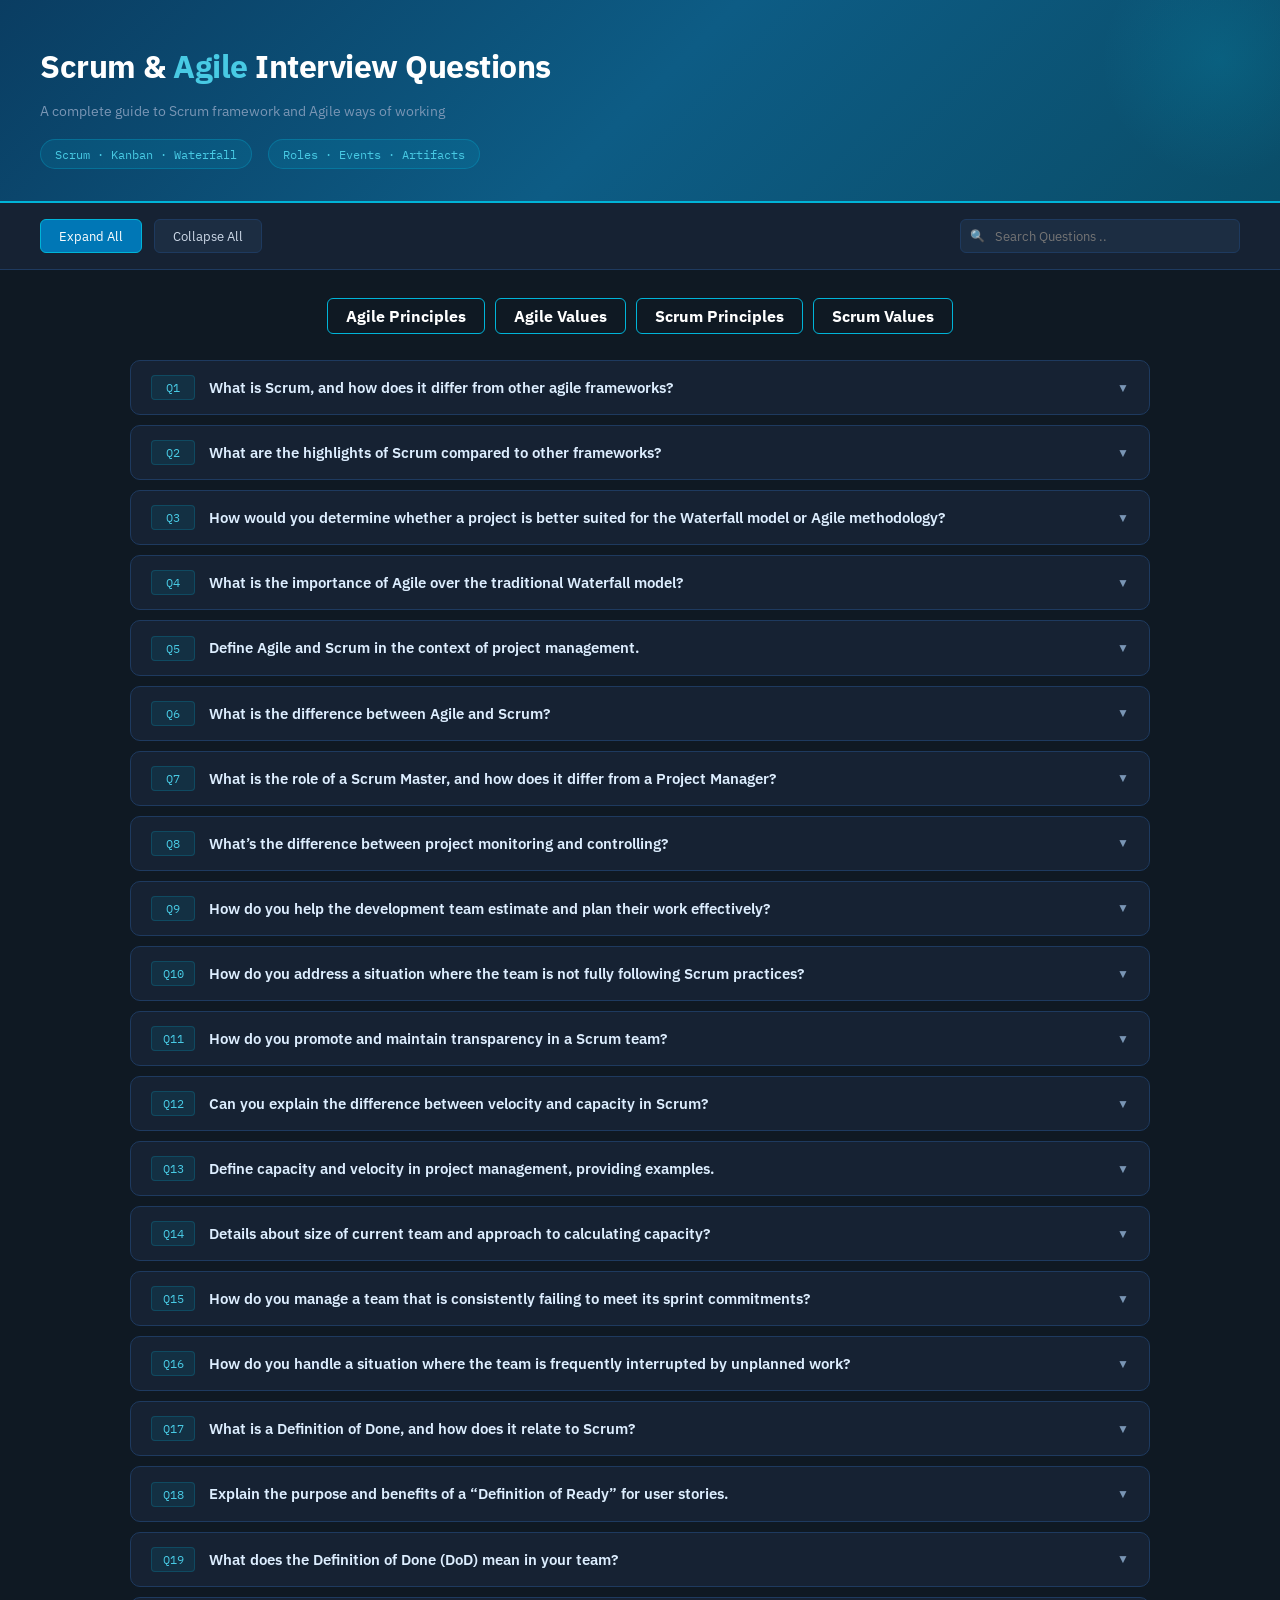
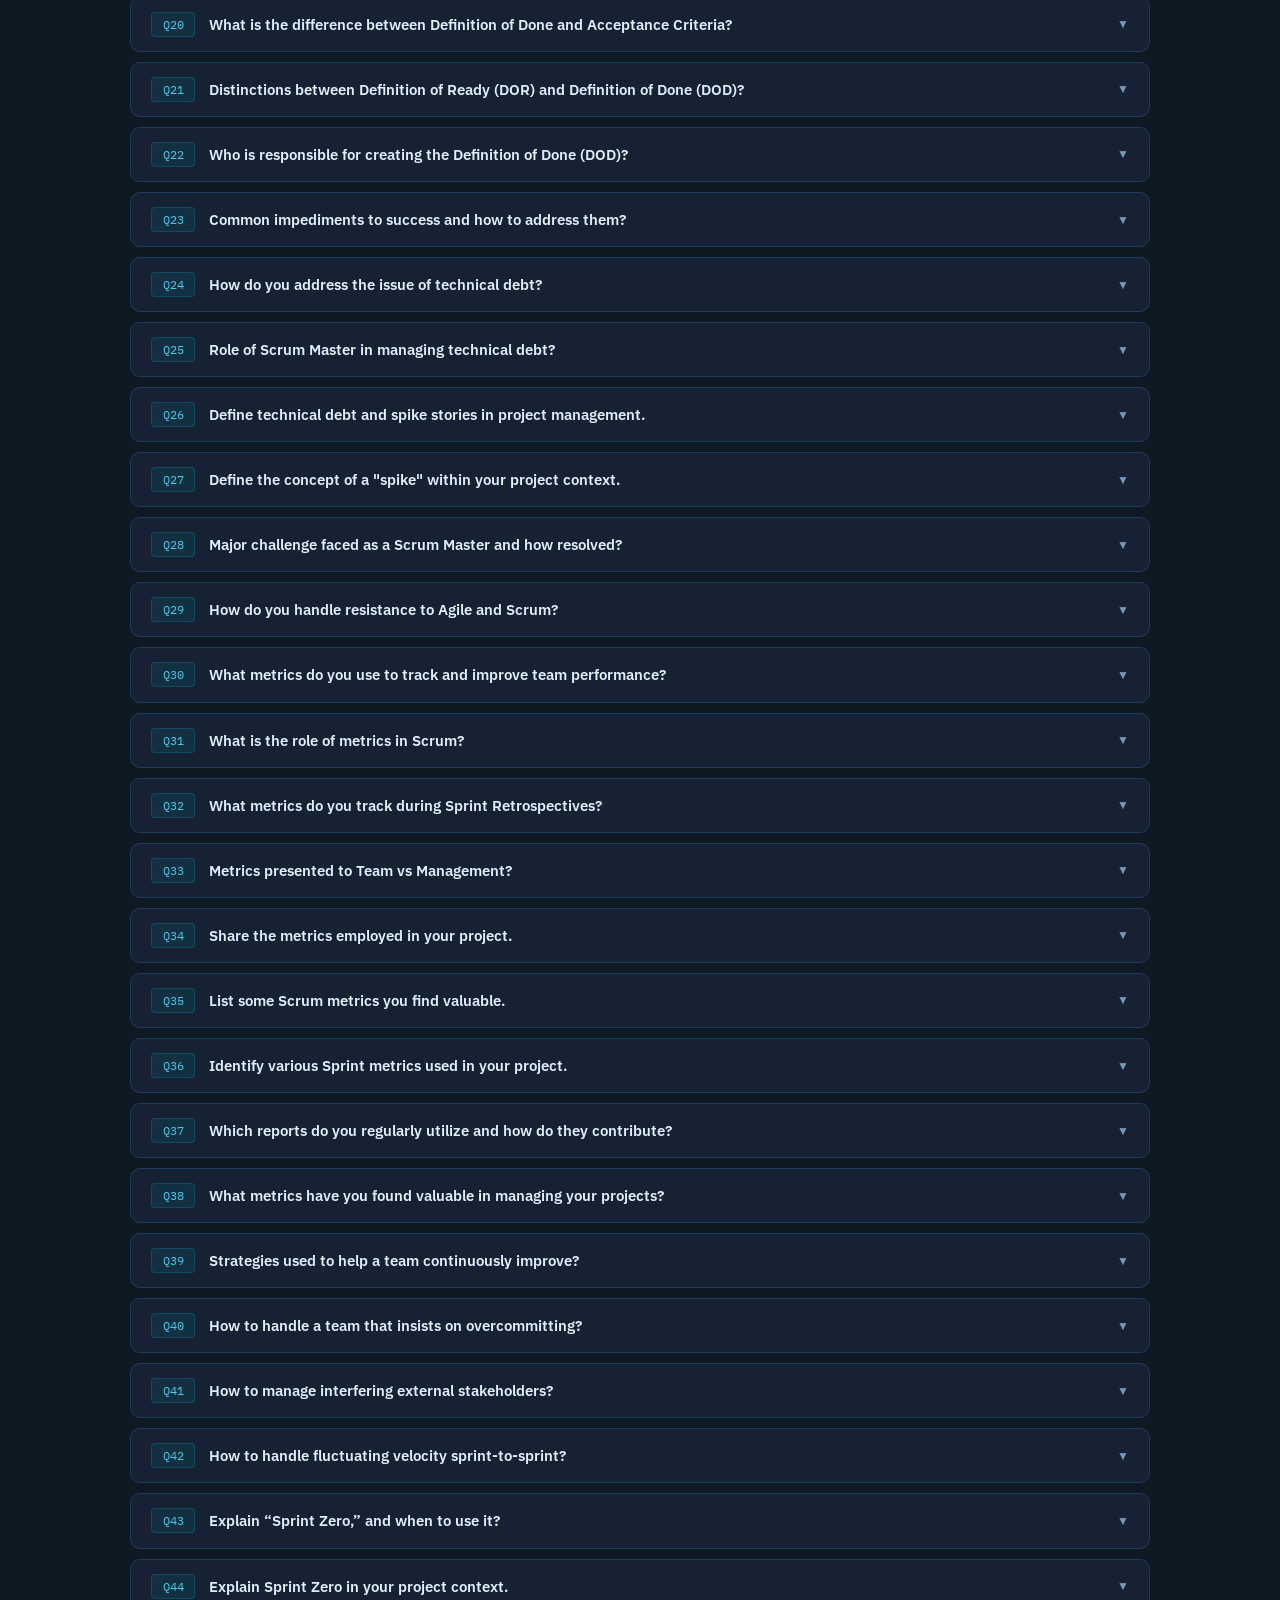
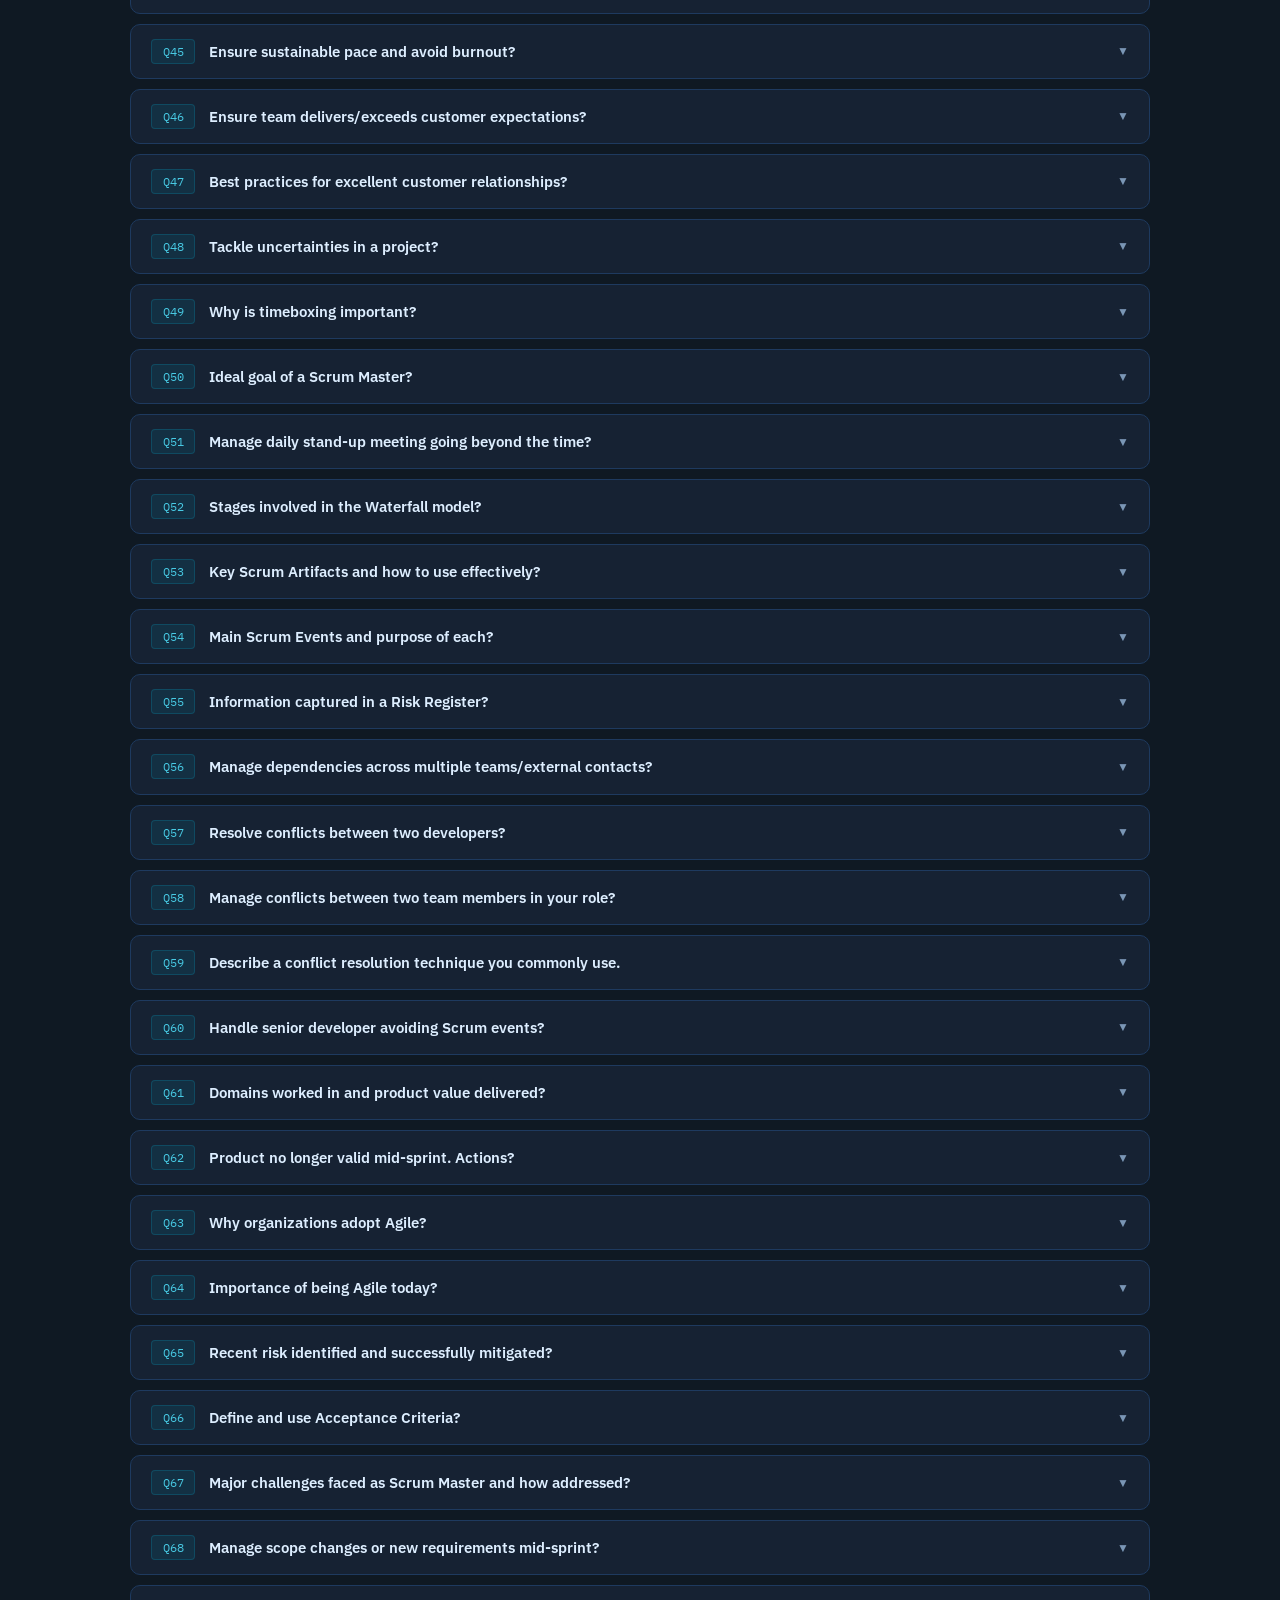
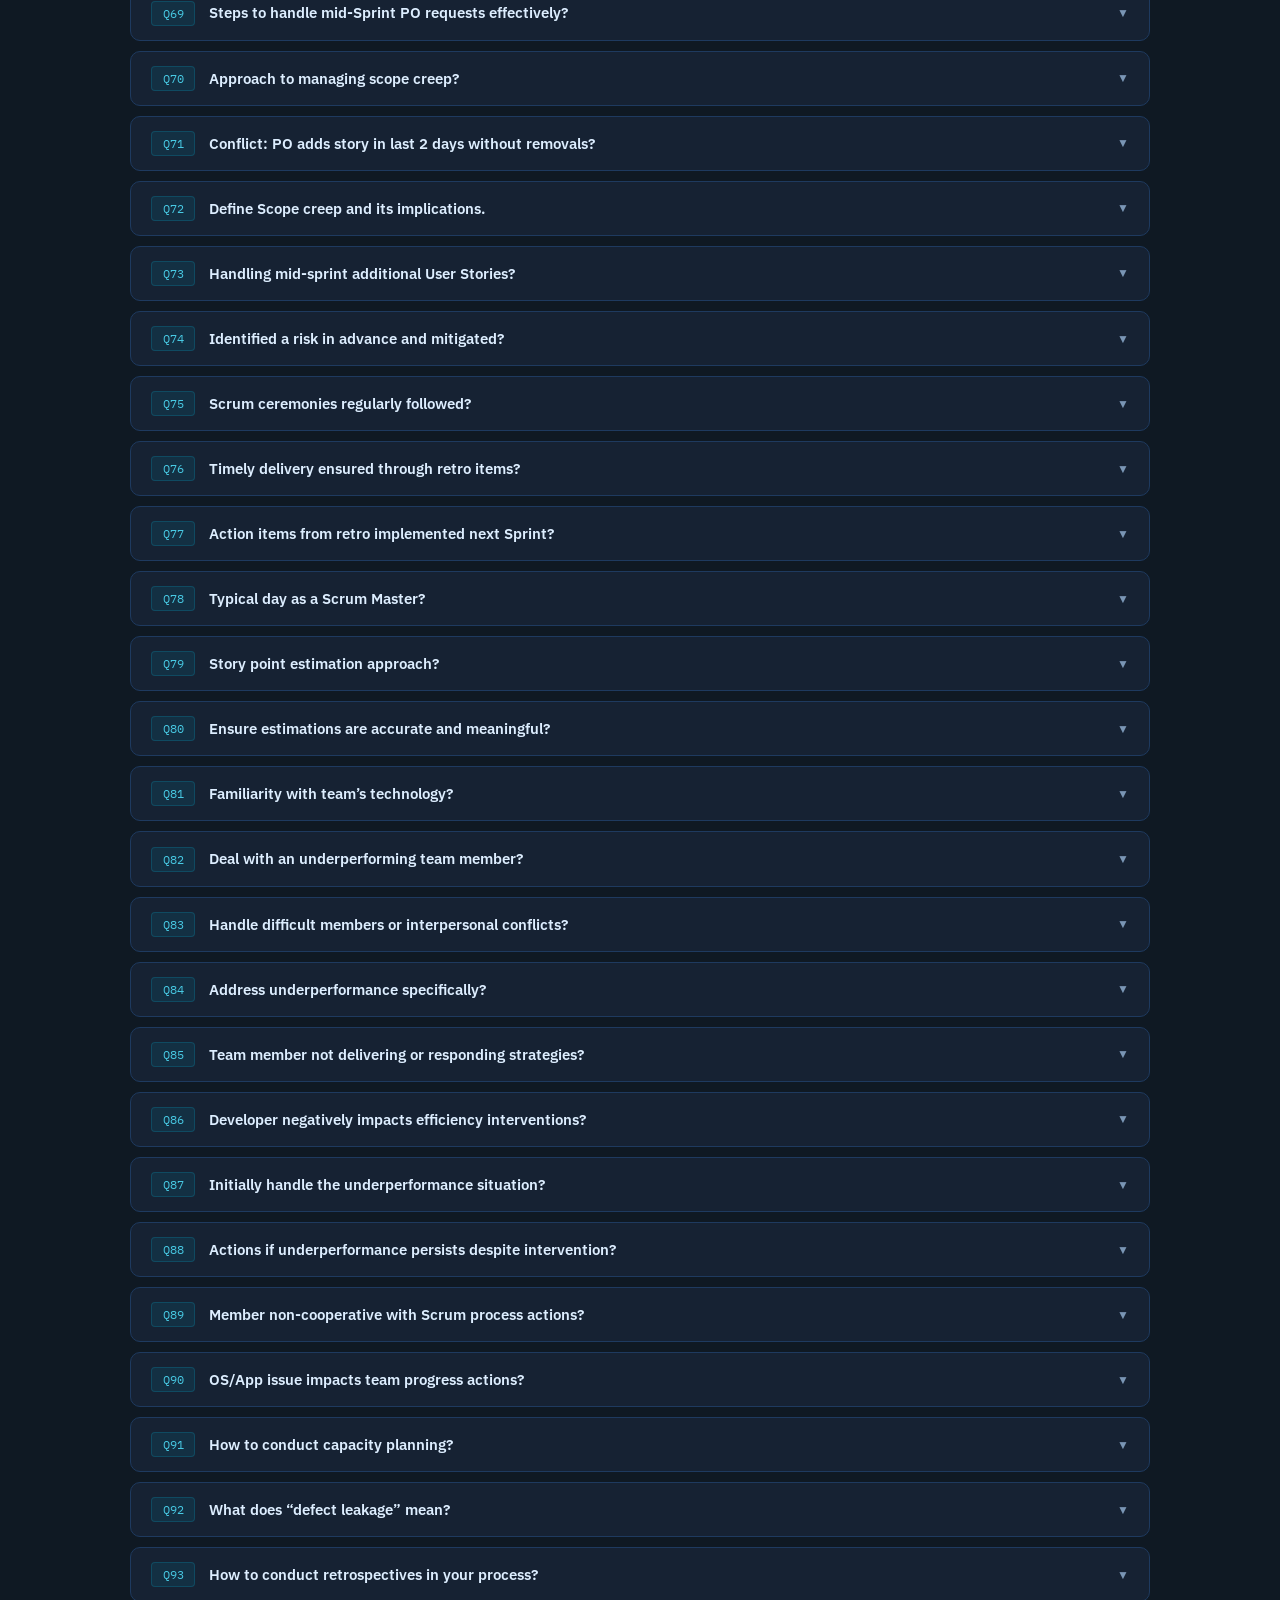
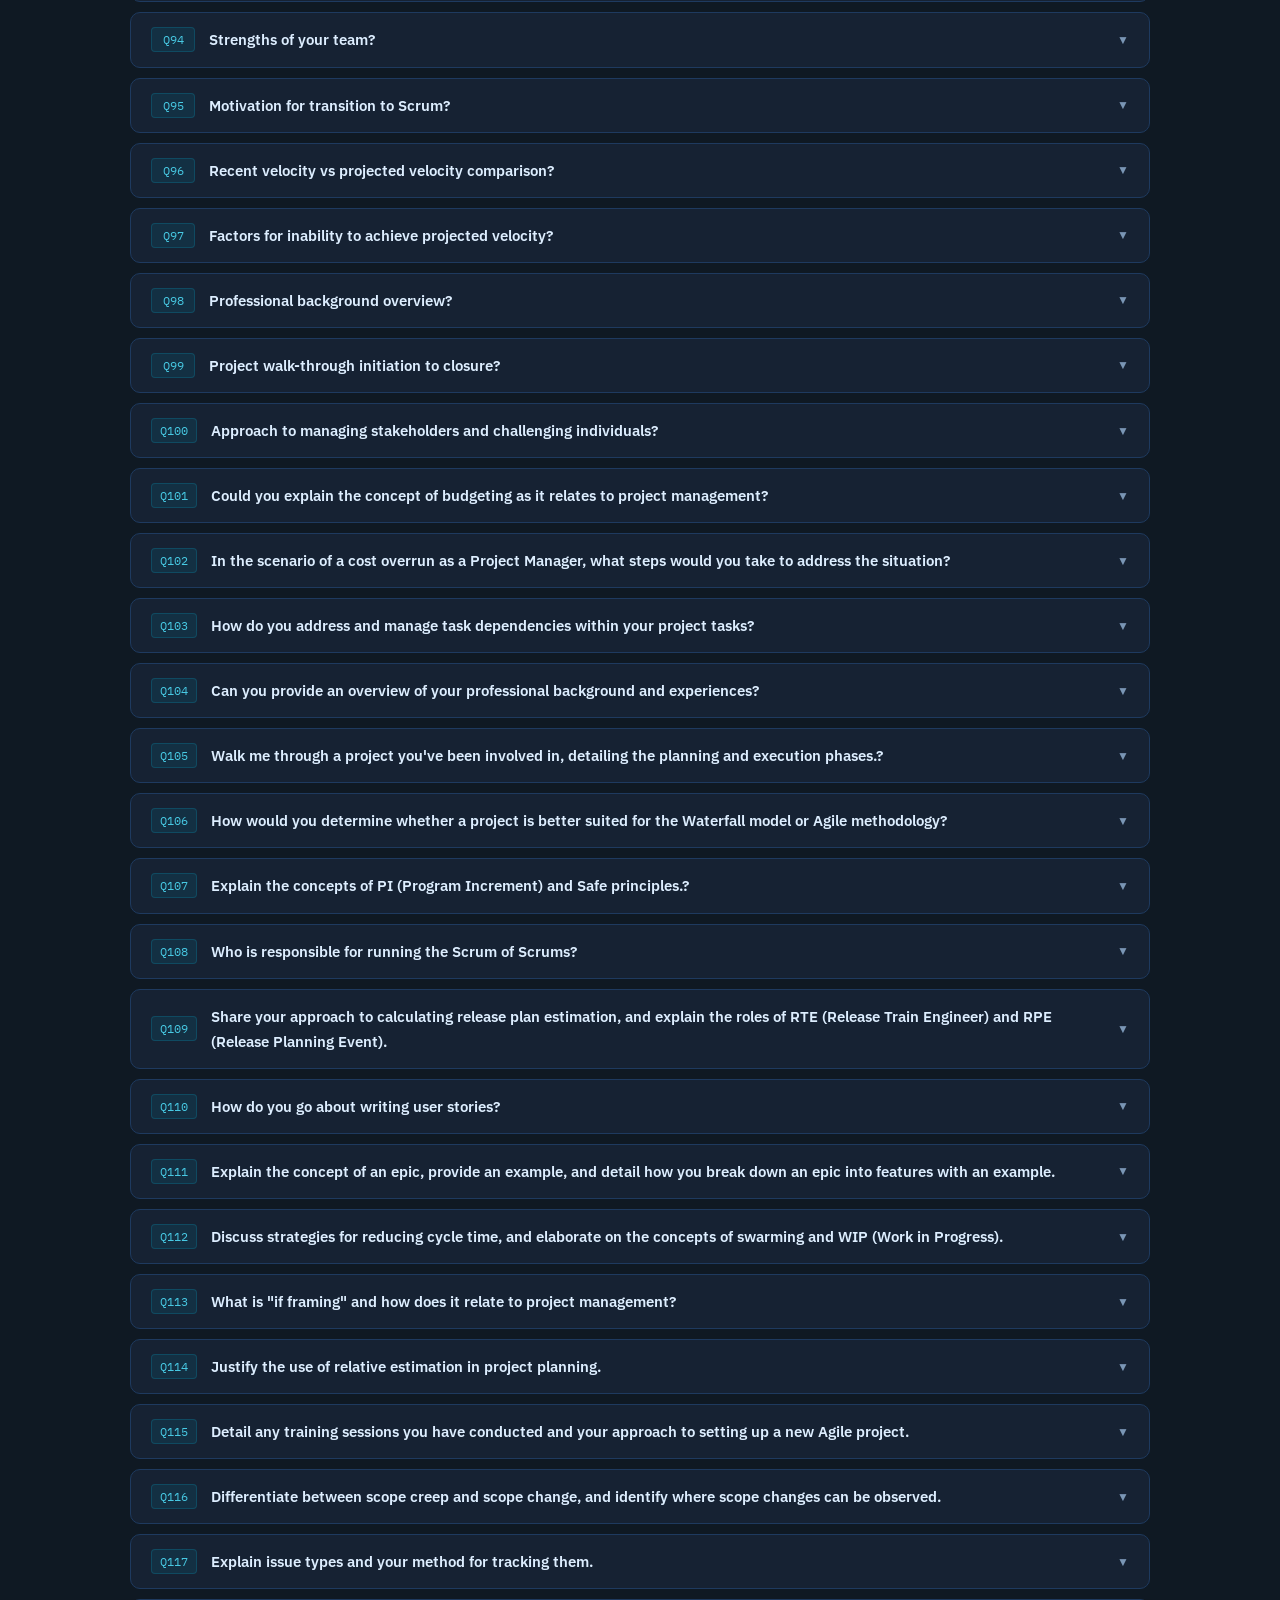
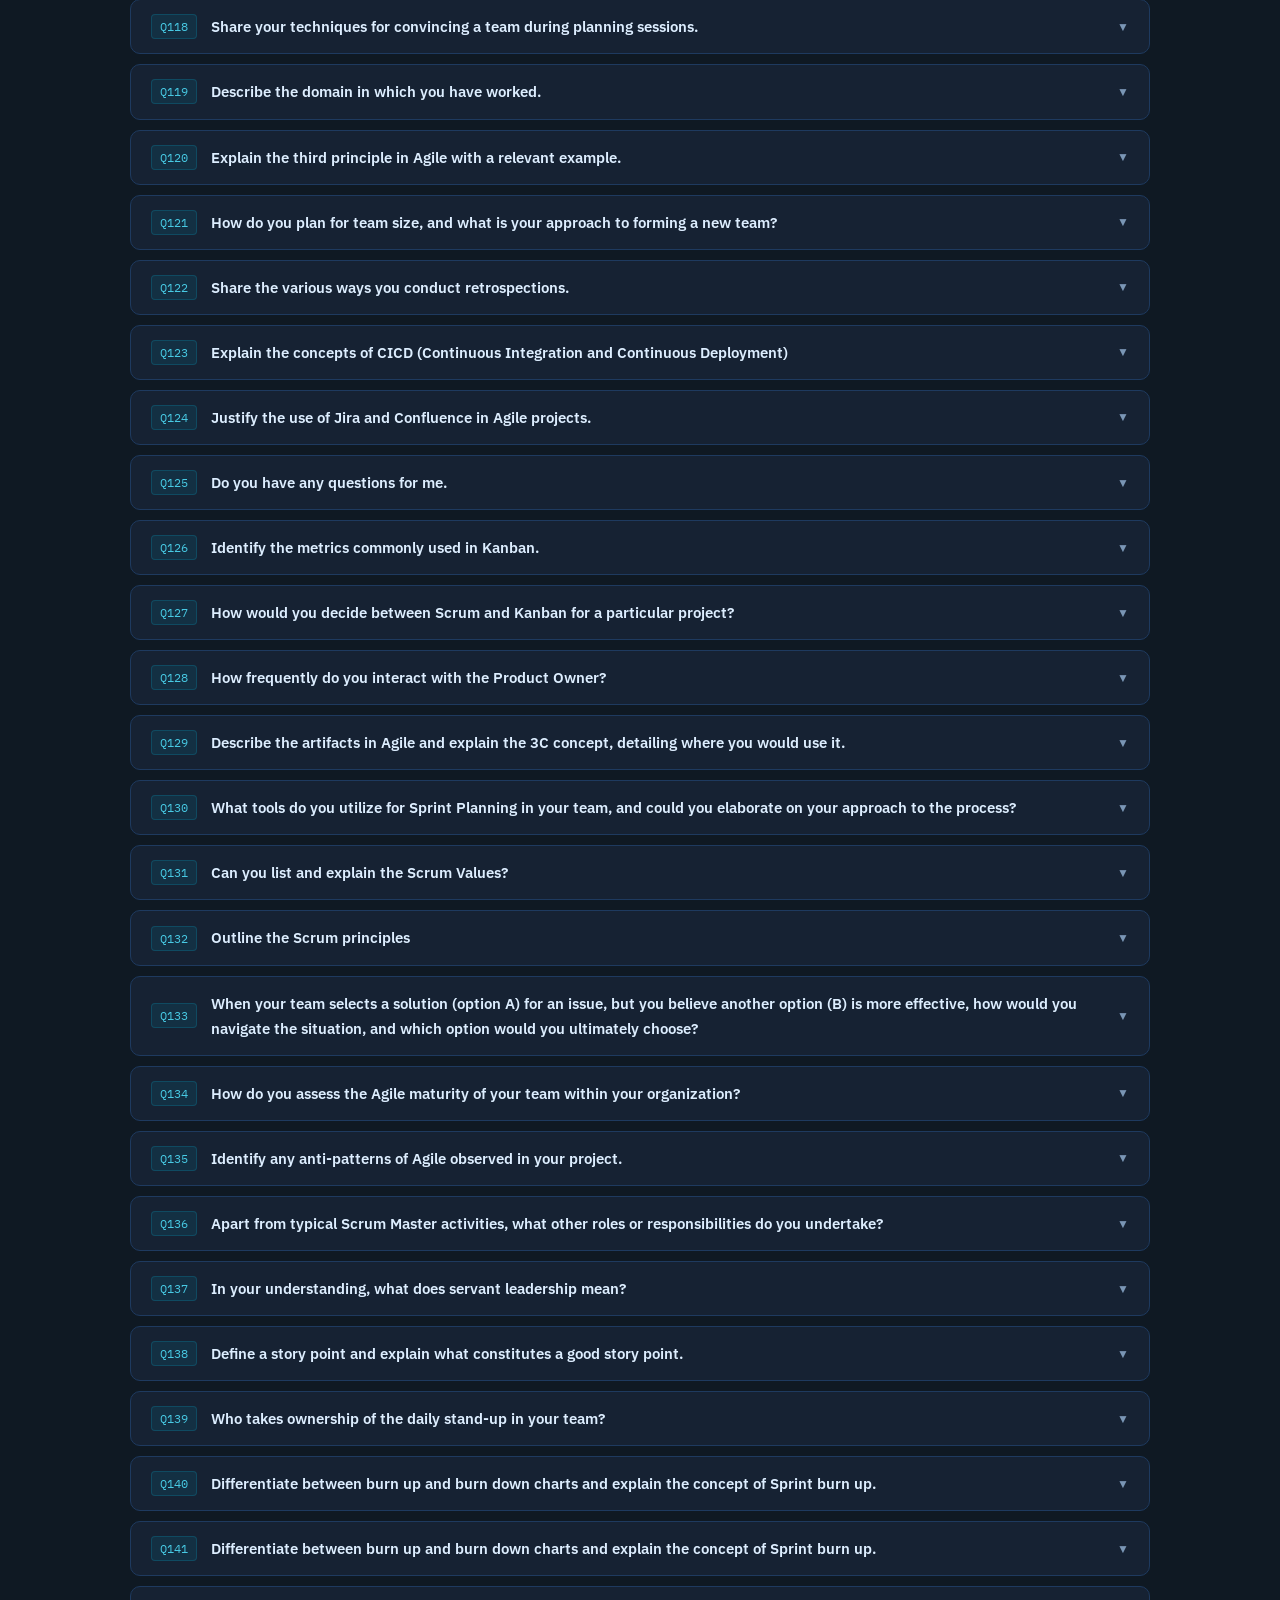
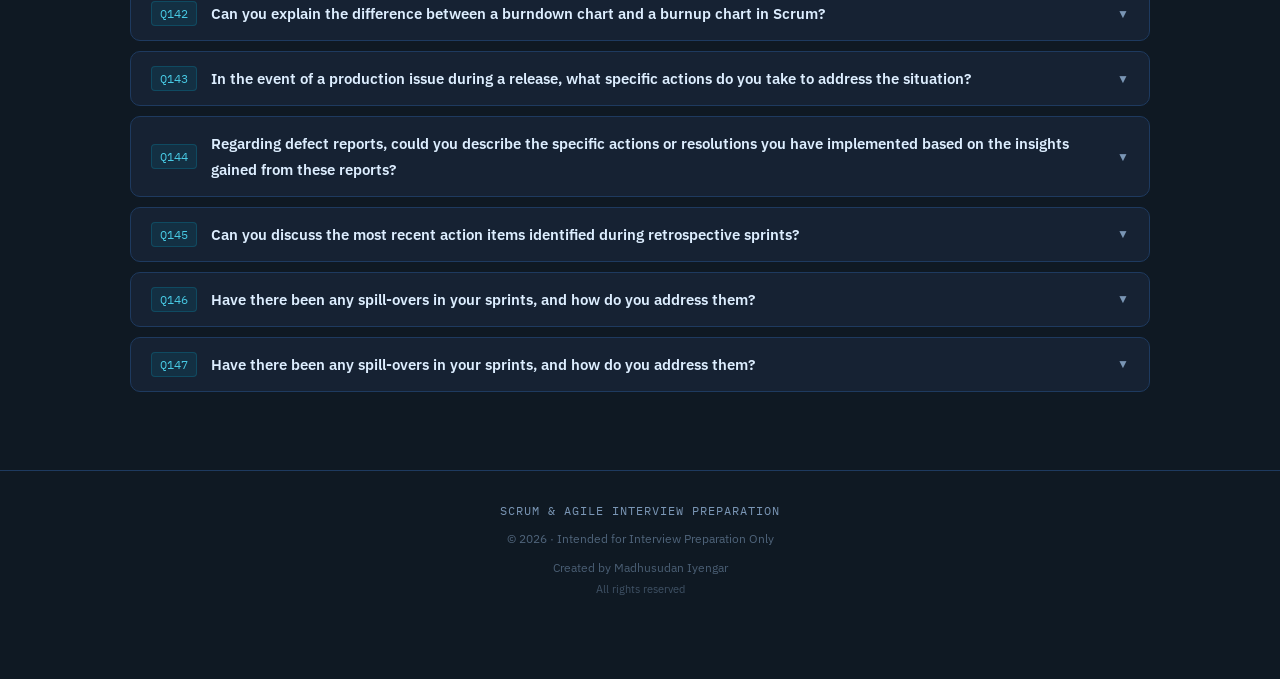
<file: QnA.html>
<!DOCTYPE html>
<html lang="en">
<head>
<meta charset="UTF-8">
<meta name="viewport" content="width=device-width, initial-scale=1.0">
<title>Scrum & Agile QnA</title>
<style>
  @import url('https://fonts.googleapis.com/css2?family=IBM+Plex+Sans:wght@400;500;600;700&family=IBM+Plex+Mono:wght@400;500&display=swap');

  :root {
    --bg: #0f1923;
    --surface: #162233;
    --surface2: #1c2d42;
    --border: #1e3a5f;
    --accent: #00b4d8;
    --accent2: #0077b6;
    --accent3: #48cae4;
    --text: #cdd9e8;
    --text-muted: #7a96b5;
    --hbg: #0a4d68;
    --green: #52b788;
    --div: #2a4a6b;
  }

  * {
    box-sizing: border-box;
    margin: 0;
    padding: 0;
  }

  body {
    font-family: 'IBM Plex Sans', sans-serif;
    background: var(--bg);
    color: var(--text);
    line-height: 1.65;
    padding: 0 0 60px;
  }

  /* ── Header ── */
  .ph {
    background: linear-gradient(135deg, #0a3d62 0%, #0d5c85 50%, #0a4d68 100%);
    padding: 40px 40px 32px;
    border-bottom: 2px solid var(--accent);
    position: relative;
    overflow: hidden;
  }

  .ph::before {
    content: '';
    position: absolute;
    top: -60px;
    right: -60px;
    width: 240px;
    height: 240px;
    background: radial-gradient(circle, rgba(0,180,216,0.15) 0%, transparent 70%);
    pointer-events: none;
  }

  .ph h1 {
    font-size: 2rem;
    font-weight: 700;
    color: #fff;
    letter-spacing: -0.5px;
  }

  .ph h1 span {
    color: var(--accent3);
  }

  .ph p {
    margin-top: 6px;
    color: var(--text-muted);
    font-size: .9rem;
  }

  .hm {
    display: flex;
    gap: 16px;
    margin-top: 16px;
    flex-wrap: wrap;
  }

  .mb {
    background: rgba(0,180,216,0.12);
    border: 1px solid rgba(0,180,216,0.3);
    border-radius: 20px;
    padding: 4px 14px;
    font-size: .78rem;
    color: var(--accent3);
    font-family: 'IBM Plex Mono', monospace;
  }

  /* ── Controls ── */
  .ctrl {
    padding: 16px 40px;
    display: flex;
    gap: 12px;
    background: var(--surface);
    border-bottom: 1px solid var(--border);
    flex-wrap: wrap;
    align-items: center;
  }

  .btn {
    padding: 7px 18px;
    border-radius: 6px;
    border: 1px solid var(--border);
    background: var(--surface2);
    color: var(--text);
    font-family: 'IBM Plex Sans', sans-serif;
    font-size: .83rem;
    cursor: pointer;
    transition: all .2s;
  }

  .btn:hover {
    background: var(--accent2);
    border-color: var(--accent);
    color: #fff;
  }

  .btn.p {
    background: var(--accent2);
    border-color: var(--accent);
    color: #fff;
  }

  .btn.p:hover {
    background: var(--accent);
  }
  
  .btn.agile {
   /* background: var(--accent2);*/
    border-color: var(--accent);
    color: #fff;
	margin-bottom: 26px;
	font-size: 16px;
	background: none;
  }

  .btn.agile:hover {
    background: var(--accent);
  }

  /* ── Search ── */
  .sw {
    margin-left: auto;
    position: relative;
  }

  .sw input {
    background: var(--surface2);
    border: 1px solid var(--border);
    border-radius: 6px;
    padding: 7px 30px 7px 34px;
    color: var(--text);
    font-family: 'IBM Plex Sans', sans-serif;
    font-size: .83rem;
    width: clamp(280px, 38vw, 250px);
    outline: none;
    transition: border-color .2s;
  }

  .sw input:focus {
    border-color: var(--accent);
  }

  .sw::before {
    content: '🔍';
    position: absolute;
    left: 10px;
    top: 50%;
    transform: translateY(-50%);
    font-size: .75rem;
    pointer-events: none;
  }

  .clr {
    position: absolute;
    right: 8px;
    top: 50%;
    transform: translateY(-50%);
    background: none;
    border: none;
    color: var(--text-muted);
    font-size: 1rem;
    cursor: pointer;
    line-height: 2;
    padding: 0 2px;
    display: none;
  }

  .clr:hover {
    color: var(--accent3);
  }

  .sw.has-value .clr {
    display: block;
  }

  /* ── Content ── */
  .content {
    padding: 28px 40px;
    max-width: 1100px;
    margin: 0 auto;
  }

  .sd {
    margin: 36px 0 28px;
    display: flex;
    align-items: center;
    gap: 14px;
  }

  .sd::before,
  .sd::after {
    content: '';
    flex: 1;
    height: 1px;
    background: linear-gradient(90deg, transparent, var(--div), transparent);
  }

  .sd span {
    font-family: 'IBM Plex Mono', monospace;
    font-size: .72rem;
    color: var(--text-muted);
    white-space: nowrap;
    letter-spacing: 2px;
    text-transform: uppercase;
  }

  /* ── Q Cards ── */
  .qc {
    background: var(--surface);
    border: 1px solid var(--border);
    border-radius: 10px;
    margin-bottom: 10px;
    overflow: hidden;
    transition: border-color .2s;
  }

  .qc:hover {
    border-color: var(--accent2);
  }

  .qc.open {
    border-color: var(--accent);
  }

  .qc.hidden {
    display: none;
  }

  .qh {
    display: flex;
    align-items: center;
    gap: 14px;
    padding: 14px 20px;
    cursor: pointer;
    user-select: none;
    transition: background .2s;
  }

  .qc.open .qh {
    background: rgba(0,119,182,0.15);
  }

  .qh:hover {
    background: rgba(0,180,216,0.08);
  }

  .qn {
    font-family: 'IBM Plex Mono', monospace;
    font-size: .72rem;
    color: var(--accent3);
    background: rgba(0,180,216,0.1);
    border: 1px solid rgba(0,180,216,0.2);
    border-radius: 4px;
    padding: 2px 8px;
    min-width: 44px;
    text-align: center;
    flex-shrink: 0;
  }

  .qt {
    flex: 1;
    font-weight: 600;
    font-size: .95rem;
    color: #ddeeff;
  }

  .qv {
    color: var(--text-muted);
    font-size: .75rem;
    transition: transform .3s;
    flex-shrink: 0;
  }

  .qc.open .qv {
    transform: rotate(180deg);
    color: var(--accent3);
  }

  .qb {
    display: none;
    padding: 0 20px 20px;
    border-top: 1px solid var(--border);
  }

  .qc.open .qb {
    display: block;
  }

  .qb p {
    color: var(--text);
    font-size: .9rem;
    margin: 12px 0 8px;
  }

  .qb ul {
    list-style: none;
    margin: 10px 0;
    padding: 0;
  }

  .qb ul li {
    font-size: .88rem;
    color: var(--text);
    padding: 5px 0 5px 20px;
    position: relative;
    border-bottom: 1px solid rgba(255,255,255,0.03);
  }

  .qb ul li:last-child {
    border-bottom: none;
  }

  .qb ul li::before {
    content: '▸';
    position: absolute;
    left: 0;
    color: var(--accent3);
    font-size: .75rem;
    top: 7px;
  }

  .qb ul li strong {
    color: var(--accent3);
    font-weight: 600;
  }

  /* ── Sub label ── */
  .sl {
    font-size: .78rem;
    font-weight: 600;
    color: var(--accent);
    text-transform: uppercase;
    letter-spacing: 1px;
    margin: 14px 0 6px;
    font-family: 'IBM Plex Mono', monospace;
  }

  /* ── Table ── */
  .at {
    width: 100%;
    border-collapse: collapse;
    margin: 14px 0;
    font-size: .85rem;
    border-radius: 8px;
    overflow: hidden;
    border: 1px solid var(--border);
  }

  .at th {
    background: var(--hbg);
    color: var(--accent3);
    font-weight: 600;
    padding: 10px 14px;
    text-align: left;
    font-family: 'IBM Plex Mono', monospace;
    font-size: .8rem;
    letter-spacing: .5px;
    border-bottom: 2px solid var(--accent2);
  }

  .at td {
    padding: 9px 14px;
    border-bottom: 1px solid rgba(30,58,95,0.6);
    color: var(--text);
    vertical-align: top;
  }

  .at tr:last-child td {
    border-bottom: none;
  }

  .at tr:nth-child(even) td {
    background: rgba(255,255,255,0.025);
  }

  .at tr:hover td {
    background: rgba(0,180,216,0.05);
  }

  .at td:first-child {
    color: var(--accent3);
    font-weight: 500;
  }

  /* ── Outcome block ── */
  .ob {
    background: rgba(82,183,136,0.1);
    border-left: 3px solid var(--green);
    border-radius: 0 6px 6px 0;
    padding: 10px 14px;
    margin-top: 12px;
    font-size: .87rem;
    color: var(--text);
  }

  .ob strong {
    color: var(--green);
  }

  .cl li::before {
    content: '✓';
    color: var(--green);
    font-size: .8rem;
    top: 6px;
  }

  /* ── Back to Top / Bottom buttons ── */
  #backToTop {
    display: none;
    position: fixed;
    bottom: 30px;
    right: 30px;
    z-index: 1000;
    border: none;
    outline: none;
    background-color: var(--accent2);
    color: white;
    cursor: pointer;
    padding: 10px 16px;
    border-radius: 50%;
    font-size: 1.2rem;
    box-shadow: 0 4px 12px rgba(0,0,0,0.4);
    transition: all 0.3s;
  }

  #backToTop:hover {
    background-color: var(--accent);
    transform: translateY(-3px);
  }

  #backToBottom {
    display: none;
    position: fixed;
    bottom: 90px;
    right: 30px;
    z-index: 1000;
    border: none;
    outline: none;
    background-color: var(--accent2);
    color: white;
    cursor: pointer;
    padding: 10px 16px;
    border-radius: 50%;
    font-size: 1.2rem;
    box-shadow: 0 4px 12px rgba(0,0,0,0.4);
    transition: all 0.3s;
  }

  #backToBottom:hover {
    background-color: var(--accent);
    transform: translateY(3px);
  }

  /* ── Responsive ── */
  @media (max-width: 640px) {
    .ph  { padding: 24px 20px; }
    .ctrl { padding: 14px 20px; }
    .content { padding: 20px 16px; }
    .sw input { width: 160px; }
  }
  
  body {
  -webkit-user-select: none;
  -moz-user-select: none;
  -ms-user-select: none;
  user-select: none;
}


</style>
</head>
<body>

<div class="ph">
  <h1>Scrum &amp; <span>Agile</span> Interview Questions</h1>
  <p>A complete guide to Scrum framework and Agile ways of working</p>
  <div class="hm">
   <!-- <span class="mb"><span id="totalCount">0</span> Questions</span> -->
   <span class="mb">Scrum · Kanban · Waterfall</span>
   <span class="mb">Roles · Events · Artifacts</span>
  </div>
</div>

<div class="ctrl">
  <button class="btn p" onclick="toggleAll(true)">Expand All</button>
  <button class="btn" onclick="toggleAll(false)">Collapse All</button>
  
  <div class="sw" id="sw">
    <input id="searchBox" type="text" placeholder="Search Questions .." oninput="filterQ(this.value)">
    <button class="clr" onclick="clearSearch()" title="Clear search">✕</button>
  </div>
</div>
<div class="content">

<div style="display: flex; justify-content: center; gap: 10px;">
  <button class="btn agile" onclick="openModal('agilePrinciple')"><b>Agile Principles</b></button>
  <button class="btn agile" onclick="openModal('agileValue')"><b>Agile Values</b></button>
  <button class="btn agile" onclick="openModal('scrumPrinciple')"><b>Scrum Principles</b></button>
  <button class="btn agile" onclick="openModal('scrumValue')"><b>Scrum Values</b></button>
</div>

<!-- Modal -->
<div id="agilePrinciple" class="agile-modal">
  <div class="agile-modal-content">
    <span class="agile-close" onclick="closeModal('agilePrinciple')">&times;</span>

    <div style="text-align: center;">
		<h2>Agile Principles</h2>
	</div>

    <table class="agile-table">
      <tr><th>Principle</th><th>Description</th></tr>
      <tr><td><b>Customer Satisfaction</b></td><td>Prioritize early and continuous delivery of valuable software</td></tr>
	  <tr><td><b>Welcome Change</b></td><td>Embrace changing requirements, even late in development</td></tr>
	  <tr><td><b>Frequent Delivery</b></td><td>Deliver working software frequently (weeks rather than months).</td></tr>
	  <tr><td><b>Collaboration</b></td><td>Business stakeholders and developers must work together daily</td></tr>
	  <tr><td><b>Motivated Individuals</b></td><td>Build projects around motivated individuals and trust them</td></tr>
	  <tr><td><b>Face-to-Face Conversation</b></td><td>Use direct, in-person communication whenever possible</td></tr>
	  <tr><td><b>Working Software</b></td><td>This is the primary measure of progress</td></tr>
	  <tr><td><b>Sustainable Development</b></td><td>Maintain a consistent, sustainable work pace indefinitely</td></tr>
	  <tr><td><b>Technical Excellence</b></td><td>Continuous attention to good design and quality improves agility</td></tr>
	  <tr><td><b>Simplicity</b></td><td>Maximize the amount of work not done (focus on essential tasks)</td></tr>
	  <tr><td><b>Self-Organizing Teams</b></td><td>The best architectures and designs emerge from self-organizing teams</td></tr>
	  <tr><td><b>Regular Reflection</b></td><td>Teams regularly reflect on how to become more effective, then adjust accordingly</td></tr>
    </table>
  </div>
</div>

<div id="agileValue" class="agile-modal">
  <div class="agile-modal-content">
    <span class="agile-close" onclick="closeModal('agileValue')">&times;</span>

     <div style="text-align: center;">
	<h2>Agile Values</h2>
	</div>

    <table class="agile-table">
      <tr><th>Vale</th><th>Description</th></tr>
      <tr><td><b>Individuals and interactions over processes and tools</b></td><td>Focuses on people, communication, and collaboration over rigid processes or tools</td></tr>
      <tr><td><b>Working software over comprehensive documentation</b></td><td>Prioritizes delivering usable software over excessive documentation</td></tr>
      <tr><td><b>Customer collaboration over contract negotiation</b></td><td>Encourages continuous customer involvement instead of relying only on contracts</td></tr>
      <tr><td><b>Responding to change over following a plan</b></td><td>Promotes adapting to change rather than strictly sticking to a fixed plan</td></tr>
    </table>
  </div>
</div>

<div id="scrumPrinciple" class="agile-modal">
  <div class="agile-modal-content">
    <span class="agile-close" onclick="closeModal('scrumPrinciple')">&times;</span>

    <div style="text-align: center;">
      <h2>Scrum Principles</h2>
    </div>

    <table class="agile-table">
      <tr><th>Principle</th><th>Description</th></tr>
      <tr><td><b>Empirical Process Control</b></td><td>Decisions are based on observation, experience, and experimentation</td></tr>
      <tr><td><b>Self-Organization</b></td><td>Teams decide how best to accomplish their work</td></tr>
	  <tr><td><b>Collaboration</b></td><td>Team works together to deliver value</td></tr>
	  <tr><td><b>Value-based Prioritization</b></td><td>Work is prioritized based on business value</td></tr>
	  <tr><td><b>Time-boxing</b></td><td>Events have fixed duration to maintain focus and efficiency</td></tr>
      <tr><td><b>Iterative Development</b></td><td>Deliver work in small, incremental cycles</td></tr>
    </table>
  </div>
</div>

<div id="scrumValue" class="agile-modal">
  <div class="agile-modal-content">
    <span class="agile-close" onclick="closeModal('scrumValue')">&times;</span>

    <div style="text-align: center;">
      <h2>Scrum Values</h2>
    </div>

    <table class="agile-table">
      <tr><th>Value</th><th>Description</th></tr>
      <tr><td><b>Commitment</b></td><td>Team members commit to achieving the sprint goals and supporting each other</td></tr>
      <tr><td><b>Courage</b></td><td>Team members have the courage to do the right thing and tackle tough problems</td></tr>
      <tr><td><b>Focus</b></td><td>The team focuses on the work of the sprint and its goals to deliver value</td></tr>
      <tr><td><b>Openness</b></td><td>Team members are open about work, feedback, and challenges, increasing transparency</td></tr>
      <tr><td><b>Respect</b></td><td>Members respect each other as capable, independent professionals</td></tr>
    </table>
  </div>
</div>

<style>
/* ONLY this question hover (prevents global issue) 
.qh.agile-q:hover {
  background: #f2f6ff;
  cursor: pointer;
} */

/* Modal overlay */
.agile-modal {
  display: none;
  position: fixed;
  inset: 0;
  background: rgba(0, 0, 0, 0.7);
  z-index: 9999;
}

/* Modal box */
.agile-modal-content {
  background: var(--surface);
  color: var(--text);
  width: fit-content;
  max-width: 92vw;
  max-height: 90vh;
  overflow-y: auto;
  overflow-x: auto;
  margin: 5vh auto;
  padding: 24px 28px;
  border-radius: 12px;
  position: relative;
  border: 1px solid var(--border);
  box-shadow: 0 10px 40px rgba(0, 0, 0, 0.6);
}

.agile-modal-content h2 {
  font-family: 'IBM Plex Sans', sans-serif;
  font-size: 1.1rem;
  font-weight: 700;
  color: var(--accent3);
  margin-bottom: 4px;
  letter-spacing: 0.3px;
}

/* Close button */
.agile-close {
  position: absolute;
  right: 14px;
  top: 12px;
  font-size: 22px;
  cursor: pointer;
  color: var(--text-muted);
  line-height: 1;
  transition: color 0.2s;
}
.agile-close:hover {
  color: var(--accent3);
}

/* Table */
.agile-table {
  width: 100%;
  border-collapse: collapse;
  margin-top: 14px;
  font-size: .85rem;
  border-radius: 8px;
  overflow: hidden;
  border: 1px solid var(--border);
}

.agile-table th {
  background: var(--hbg);
  color: var(--accent3);
  font-family: 'IBM Plex Mono', monospace;
  font-size: .8rem;
  font-weight: 600;
  padding: 10px 14px;
  text-align: left;
  letter-spacing: 0.5px;
  border-bottom: 2px solid var(--accent2);
}

.agile-table td {
  padding: 9px 14px;
  border-bottom: 1px solid rgba(30, 58, 95, 0.6);
  color: var(--text);
  vertical-align: top;
}

.agile-table tr:last-child td {
  border-bottom: none;
}

.agile-table tr:nth-child(even) td {
  background: rgba(255, 255, 255, 0.025);
}

.agile-table tr:hover td {
  background: rgba(0, 180, 216, 0.07);
}

.agile-table td:first-child {
  color: var(--accent3);
  font-family: 'IBM Plex Mono', monospace;
  font-weight: 500;
  white-space: nowrap;
  //text-align: center;
}

.agile-table td:nth-child(2) {
  white-space: nowrap;
}

</style>

<script>
function openModal(id) {
  document.getElementById(id).style.display = "block";
}

function closeModal(id) {
  document.getElementById(id).style.display = "none";
}

// close when clicking outside
window.addEventListener("click", function(event) {
  document.querySelectorAll(".agile-modal").forEach(function(modal) {
    if (event.target === modal) {
      modal.style.display = "none";
    }
  });
});

document.addEventListener("keydown", function(e) {
  if (e.key === "Escape") {
    document.querySelectorAll(".agile-modal").forEach(function(modal) {
      modal.style.display = "none";
    });
  }
});
</script>

<div class="qc"><div class="qh" onclick="tog(this)"><span class="qn">Q</span><span class="qt">What is Scrum, and how does it differ from other agile frameworks?</span><span class="qv">▼</span></div><div class="qb">
<p>Scrum is a lightweight Agile framework used to develop and deliver complex products through short, time-boxed iterations called Sprints (usually 1–4 weeks). It is based on empiricism, meaning decisions are made through transparency, inspection, and adaptation. Scrum clearly defines roles (Scrum Master, Product Owner, Developers), events (Sprint Planning, Daily Scrum, Review, Retrospective), and artifacts (Product Backlog, Sprint Backlog, Increment) to help teams deliver value incrementally.</p>
<table class="at"><thead><tr><th>Aspect</th><th>Scrum</th><th>Kanban</th></tr></thead><tbody>
<tr><td>Approach</td><td>Iterative, time-boxed</td><td>Continuous flow</td></tr>
<tr><td>Iterations</td><td>Fixed-length Sprints</td><td>No Sprints</td></tr>
<tr><td>Roles</td><td>Defined roles (Scrum Master, Product Owner, Developers)</td><td>No mandatory roles</td></tr>
<tr><td>Planning</td><td>Sprint Planning at start of Sprint</td><td>Planning done continuously</td></tr>
<tr><td>Change Handling</td><td>Changes usually after Sprint ends</td><td>Changes can be made anytime</td></tr>
<tr><td>Metrics</td><td>Velocity, Burndown/Burnup</td><td>Cycle Time, Lead Time, WIP</td></tr>
<tr><td>Work Limits</td><td>Limited by Sprint commitment</td><td>WIP limits enforced</td></tr>
<tr><td>Best Use Case</td><td>Evolving requirements with regular delivery</td><td>Continuous work, support, maintenance</td></tr>
</tbody></table>
</div></div>

<div class="qc"><div class="qh" onclick="tog(this)"><span class="qn">Q</span><span class="qt">What are the highlights of Scrum compared to other frameworks?</span><span class="qv">▼</span></div><div class="qb">
<ul>
<li>Iterative and Incremental Delivery: Scrum delivers working increments every sprint</li>
<li>Empiricism: Decisions are based on inspection, adaptation, and transparency</li>
<li>Defined Roles: Clear responsibilities with Scrum Master, Product Owner, and Developers.</li>
<li>Time-boxed Events: Structured ceremonies ensure focus and collaboration.</li>
<li>Focus on Value: Prioritized backlog ensures the team works on the highest-value items first.</li>
<li>Continuous Improvement: Retrospectives and metrics drive ongoing process and product enhancement.</li>
<li>Self-organizing Teams: Teams decide how to do the work, improving engagement and ownership.</li>
</ul>
</div></div>

<div class="qc"><div class="qh" onclick="tog(this)"><span class="qn">Q</span><span class="qt">How would you determine whether a project is better suited for the Waterfall model or Agile methodology?</span><span class="qv">▼</span></div><div class="qb">
<table class="at"><thead><tr><th>Factor</th><th>Waterfall Model</th><th>Agile Methodology</th></tr></thead><tbody>
<tr><td>Requirements clarity</td><td>Stable &amp; fixed</td><td>Evolving &amp; unclear</td></tr>
<tr><td>Change frequency</td><td>Minimal changes</td><td>Frequent changes</td></tr>
<tr><td>Customer involvement</td><td>Limited</td><td>Continuous</td></tr>
<tr><td>Project complexity</td><td>Predictable</td><td>Complex &amp; uncertain</td></tr>
<tr><td>Delivery approach</td><td>One-time release</td><td>Incremental delivery</td></tr>
<tr><td>Risk handling</td><td>Low risk</td><td>High risk, early feedback</td></tr>
<tr><td>Team style</td><td>Siloed</td><td>Cross-functional</td></tr>
</tbody></table>
</div></div>

<div class="qc"><div class="qh" onclick="tog(this)"><span class="qn">Q</span><span class="qt">What is the importance of Agile over the traditional Waterfall model?</span><span class="qv">▼</span></div><div class="qb">
<table class="at"><thead><tr><th>Factor</th><th>Agile Methodology</th></tr></thead><tbody>
<tr><td>Handles change better</td><td>Adapts quickly to requirement changes instead of fixed upfront scope</td></tr>
<tr><td>Early value delivery</td><td>Delivers working increments instead of waiting till end</td></tr>
<tr><td>Continuous feedback</td><td>Regular stakeholder input improves product quality early</td></tr>
<tr><td>Risk reduction</td><td>Issues are identified and corrected in short cycles</td></tr>
<tr><td>Better transparency</td><td>Progress is visible through frequent reviews and updates</td></tr>
<tr><td>Higher customer focus</td><td>Builds product based on evolving customer needs and priorities</td></tr>
</tbody></table>
</div></div>

<div class="qc"><div class="qh" onclick="tog(this)"><span class="qn">Q</span><span class="qt">Define Agile and Scrum in the context of project management.</span><span class="qv">▼</span></div><div class="qb">
<ul>
<li>Agile definition: Iterative and incremental approach to project management focused on flexibility and customer value</li>
<li>Agile focus: Emphasizes adaptability, collaboration, and continuous delivery of value</li>
<li>Scrum definition: A lightweight Agile framework used to manage and deliver complex work in short iterations called Sprints</li>
<li>Scrum structure: Defines roles, events, and artifacts to ensure transparency and inspection</li>
<li>Agile vs Scrum: Agile is the mindset | Scrum is one way to implement Agile</li>
<li>Outcome focus: Both aim to deliver value early, improve continuously, and respond to change effectively</li>
</ul>
</div></div>

<div class="qc"><div class="qh" onclick="tog(this)"><span class="qn">Q</span><span class="qt">What is the difference between Agile and Scrum?</span><span class="qv">▼</span></div><div class="qb"><p>Agile is the broad philosophy based on iterative development and the Agile Manifesto. Scrum is a specific, lightweight framework used to implement those Agile principles through defined roles, artifacts, and time-boxed events.</p></div></div>

<div class="qc"><div class="qh" onclick="tog(this)"><span class="qn">Q</span><span class="qt">What is the role of a Scrum Master, and how does it differ from a Project Manager?</span><span class="qv">▼</span></div><div class="qb">
<ul>
<li>A Scrum Master facilitates the Scrum framework, removes impediments, and supports the development team in becoming self-organizing and high-performing.</li>
<li>A Project Manager plans, executes, and controls the project by managing scope, resources, timelines, and budgets.</li>
</ul>
</div></div>

<div class="qc"><div class="qh" onclick="tog(this)"><span class="qn">Q</span><span class="qt">What’s the difference between project monitoring and controlling?</span><span class="qv">▼</span></div><div class="qb"><p>Monitoring is the process of observing and tracking project performance against the plan (passive/informational). Controlling is taking corrective actions when deviations occur to get the project back on track (active/corrective).</p></div></div>

<div class="qc"><div class="qh" onclick="tog(this)"><span class="qn">Q</span><span class="qt">How do you help the development team estimate and plan their work effectively?</span><span class="qv">▼</span></div><div class="qb">
<ul>
<li>Facilitate Backlog Refinement to break down stories into clear tasks</li>
<li>Guide Sprint Planning with Planning Poker</li>
<li>Assess velocity and capacity for realistic commitments</li>
<li>Encourage team collaboration and consensus on estimates</li>
</ul>
</div></div>

<div class="qc"><div class="qh" onclick="tog(this)"><span class="qn">Q</span><span class="qt">How do you address a situation where the team is not fully following Scrum practices?</span><span class="qv">▼</span></div><div class="qb">
<ul>
<li>Identify missing or skipped practices (e.g., stand-ups, retrospectives)</li>
<li>Discuss with the team to understand reasons for deviation</li>
<li>Coach the team on the value of practices for collaboration and continuous improvement</li>
</ul>
</div></div>

<div class="qc"><div class="qh" onclick="tog(this)"><span class="qn">Q</span><span class="qt">How do you promote and maintain transparency in a Scrum team?</span><span class="qv">▼</span></div><div class="qb">
<ul>
<li>Maintain visual dashboards (Jira, burn-down charts) for real-time visibility</li>
<li>Keep Scrum artifacts (Product Backlog, Sprint Backlog, Increment) up to date</li>
<li>Facilitate Sprint Planning for commitment, Sprint Reviews for feedback, and Retrospectives for process improvement</li>
</ul>
</div></div>

<div class="qc"><div class="qh" onclick="tog(this)"><span class="qn">Q</span><span class="qt">Can you explain the difference between velocity and capacity in Scrum?</span><span class="qv">▼</span></div><div class="qb">
<ul>
<li>Velocity: past average work delivered (story points)</li>
<li>Capacity: team availability for upcoming Sprint</li>
<li>Key difference: Velocity forecasts delivery; capacity ensures realistic planning</li>
</ul>
</div></div>

<div class="qc"><div class="qh" onclick="tog(this)"><span class="qn">Q</span><span class="qt">Define capacity and velocity in project management, providing examples.</span><span class="qv">▼</span></div><div class="qb">
<ul>
<li>Capacity: Total available work a team can take in a Sprint based on time, availability, and focus. Example: 5 members available full Sprint → 5 × 10 days = ~50 person-days available effort</li>
<li>Velocity: Average amount of work (story points) a team completes in a Sprint. Example: Team consistently completes 28–32 story points per Sprint → velocity = ~30 points</li>
<li>Key difference: Capacity is input (availability) | Velocity is output (historical delivery)</li>
<li>Usage in planning: Capacity helps decide how much time is available | Velocity helps decide how much work fits</li>
</ul>
</div></div>

<div class="qc"><div class="qh" onclick="tog(this)"><span class="qn">Q</span><span class="qt">Details about size of current team and approach to calculating capacity?</span><span class="qv">▼</span></div><div class="qb"><p>Typically calculated by taking the sum of available hours for all developers in the Sprint and subtracting time for holidays, planned time-off, and non-development tasks like Scrum events.</p></div></div>

<div class="qc"><div class="qh" onclick="tog(this)"><span class="qn">Q</span><span class="qt">How do you manage a team that is consistently failing to meet its sprint commitments?</span><span class="qv">▼</span></div><div class="qb">
<ul>
<li>Identify root causes using sprint data (estimation issues, unclear requirements, dependencies, scope changes)</li>
<li>Enforce a strong Definition of Ready (DoR) so only well-understood items enter the sprint</li>
<li>Plan based on team capacity (holidays, leaves, availability)</li>
<li>Use historical velocity to avoid over-commitment during sprint planning</li>
<li>Improve estimation through regular backlog refinement and sizing</li>
<li>Protect the team from mid-sprint scope changes and disruptions</li>
<li>Use retrospectives to agree on small, actionable improvements and track them next sprint</li>
</ul>
</div></div>

<div class="qc"><div class="qh" onclick="tog(this)"><span class="qn">Q</span><span class="qt">How do you handle a situation where the team is frequently interrupted by unplanned work?</span><span class="qv">▼</span></div><div class="qb">
<ul>
<li>Make interruptions visible by tracking all unplanned work</li>
<li>Perform Root Cause Analysis (RCA) to understand why interruptions keep occurring</li>
<li>Analyze patterns (type, source, frequency) using the data</li>
<li>Revisit and improve upstream processes to reduce interruptions over time</li>
<li>Reserve buffer capacity in sprint planning for predictable unplanned work</li>
<li>Align with the Product Owner to prioritize and limit ad-hoc requests</li>
<li>Define clear intake and escalation rules for what is truly urgent</li>
<li>Protect the sprint goal and team focus from unnecessary disruptions</li>
</ul>
</div></div>

<div class="qc"><div class="qh" onclick="tog(this)"><span class="qn">Q</span><span class="qt">What is a Definition of Done, and how does it relate to Scrum?</span><span class="qv">▼</span></div><div class="qb">
<p>Definition of Done (DoD) is a shared checklist that defines when a product increment is considered complete and releasable.</p>
<ul>
<li>It ensures quality and transparency across the team</li>
<li>Helps the team deliver a potentially shippable increment each sprint</li>
<li>Creates a common understanding between Developers, PO, and Scrum Master</li>
<li>Prevents partially done or hidden work from being counted as “done”</li>
</ul>
<p>DoD Checklist:</p>
<ul>
<li>Code completed and peer-reviewed</li>
<li>All relevant tests are passed</li>
<li>Acceptance criteria met</li>
<li>No critical defects open</li>
<li>Code merged and build successful</li>
<li>Deployed to required environment</li>
<li>Documentation updated (if needed)</li>
<li>Technical debt addressed or noted</li>
</ul>
</div></div>

<div class="qc"><div class="qh" onclick="tog(this)"><span class="qn">Q</span><span class="qt">Explain the purpose and benefits of a “Definition of Ready” for user stories.</span><span class="qv">▼</span></div><div class="qb">
<p>Definition of Ready (DoR) is a shared checklist that defines when a Product Backlog Item or user story is considered clear, well-defined, and ready to be pulled into a sprint.</p>
<ul>
<li>It ensures clarity and shared understanding across the team</li>
<li>Helps the team pull only well-defined, actionable stories into a sprint</li>
<li>Creates a common agreement between Developers, PO, and Scrum Master on readiness</li>
<li>Prevents unclear, ambiguous, or unready work from entering the sprint</li>
</ul>
<p>DoR Checklist:</p>
<ul>
<li>User story clearly described and understood</li>
<li>Acceptance criteria defined and testable</li>
<li>Dependencies identified and addressed</li>
<li>Estimates provided (story points or time)</li>
<li>No blocking issues or external approvals pending</li>
<li>Design or mockups attached (if needed)</li>
<li>Performance, security, or other non-functional requirements identified</li>
<li>Story is small enough to be completed in a sprint</li>
<li>Team confirms story is ready to be pulled into a sprint</li>
</ul>
</div></div>

<div class="qc"><div class="qh" onclick="tog(this)"><span class="qn">Q</span><span class="qt">What does the Definition of Done (DoD) mean in your team?</span><span class="qv">▼</span></div><div class="qb">
<ul>
<li>Shared quality standard : Agreed checklist that defines when work is truly “Done”</li>
<li>Completeness check : Ensures all coding, testing, and acceptance criteria are met</li>
<li>Quality assurance : Confirms unit testing, reviews, and necessary validations are completed</li>
<li>Usability readiness : Ensures item is potentially releasable at the end of sprint</li>
<li>Transparency : Same definition applies to all team members and all work items</li>
<li>Consistency : Prevents partial or “almost done” work from being accepted</li>
</ul>
</div></div>

<div class="qc"><div class="qh" onclick="tog(this)"><span class="qn">Q</span><span class="qt">What is the difference between Definition of Done and Acceptance Criteria?</span><span class="qv">▼</span></div><div class="qb">
<table class="at"><thead><tr><th>Aspect</th><th>Definition of Done (DoD)</th><th>Acceptance Criteria (AC)</th></tr></thead><tbody>
<tr><td>Scope focus</td><td>Applies to all work items</td><td>Applies to a specific user story</td></tr>
<tr><td>Purpose</td><td>Ensures quality &amp; completeness</td><td>Defines expected behavior</td></tr>
<tr><td>Ownership</td><td>Owned by the Scrum Team</td><td>Defined by PO (with team input)</td></tr>
<tr><td>Usage timing</td><td>Constant across Sprints</td><td>Changes per story</td></tr>
<tr><td>Validation level</td><td>Checks process &amp; quality readiness</td><td>Checks functional correctness</td></tr>
<tr><td>Outcome</td><td>Ensures work is releasable</td><td>Ensures requirement is met</td></tr>
</tbody></table>
</div></div>

<div class="qc"><div class="qh" onclick="tog(this)"><span class="qn">Q</span><span class="qt">Distinctions between Definition of Ready (DOR) and Definition of Done (DOD)?</span><span class="qv">▼</span></div><div class="qb">
<table class="at"><thead><tr><th>Aspect</th><th>Definition of Ready (DoR)</th><th>Definition of Done (DoD)</th></tr></thead><tbody>
<tr><td>Purpose difference</td><td>Ensures work is ready to start</td><td>Ensures work is completed properly</td></tr>
<tr><td>Timing difference</td><td>Checked before Sprint starts</td><td>Checked after completion</td></tr>
<tr><td>Scope difference</td><td>Applies to backlog readiness</td><td>Applies to increment quality</td></tr>
<tr><td>Focus difference</td><td>Reduces ambiguity and unknowns</td><td>Ensures quality and completeness</td></tr>
<tr><td>Ownership</td><td>Owned by PO + team</td><td>Owned by entire Scrum Team</td></tr>
<tr><td>Outcome impact</td><td>Improves planning efficiency</td><td>Ensures releasable increment</td></tr>
</tbody></table>
</div></div>

<div class="qc"><div class="qh" onclick="tog(this)"><span class="qn">Q</span><span class="qt">Who is responsible for creating the Definition of Done (DOD)?</span><span class="qv">▼</span></div><div class="qb"><p>The entire Scrum Team (Product Owner, Scrum Master, and Developers) is responsible for defining the DoD. If the organization provides a standard DoD, the team must adopt it as a minimum.</p></div></div>

<div class="qc"><div class="qh" onclick="tog(this)"><span class="qn">Q</span><span class="qt">Common impediments to success and how to address them?</span><span class="qv">▼</span></div><div class="qb">
<ul>
<li>Unclear requirements → Improve backlog refinement and enforce Definition of Ready</li>
<li>Frequent scope changes → Protect the sprint goal and align closely with the Product Owner</li>
<li>External dependencies → Make them visible, escalate early, and plan around them</li>
<li>Low team collaboration → Encourage open communication and effective Scrum events</li>
<li>Over-commitment → Plan using realistic capacity and historical velocity</li>
<li>Technical debt → Make it visible and plan reduction work regularly</li>
<li>Interruptions/unplanned work → Set clear intake rules and reserve buffer capacity</li>
</ul>
</div></div>

<div class="qc"><div class="qh" onclick="tog(this)"><span class="qn">Q</span><span class="qt">How do you address the issue of technical debt?</span><span class="qv">▼</span></div><div class="qb">
<ul>
<li>Make technical debt visible by identifying and tracking it in the backlog</li>
<li>Explain the impact of debt on speed, quality, and risk to the Product Owner</li>
<li>Prioritize technical debt items along with feature work</li>
<li>Allocate capacity each sprint for refactoring and debt reduction</li>
<li>Enforce strong DoD and code reviews to prevent new debt</li>
<li>Use retrospectives to inspect and improve debt-reduction practices</li>
</ul>
</div></div>

<div class="qc"><div class="qh" onclick="tog(this)"><span class="qn">Q</span><span class="qt">Role of Scrum Master in managing technical debt?</span><span class="qv">▼</span></div><div class="qb">
<ul>
<li>Raise awareness: Ensure the team and Product Owner understand the impact of technical debt on delivery, quality, and velocity.</li>
<li>Facilitate prioritization: Help the PO balance new features vs debt reduction in backlog refinement and sprint planning.</li>
<li>Promote technical excellence: Encourage practices like code reviews, refactoring, automated testing to prevent new debt.</li>
<li>Enforce Definition of Done (DoD): Ensure the DoD includes quality standards and debt management so work is truly complete.</li>
<li>Track debt: Make technical debt visible in backlog or dashboards to monitor trends over time.</li>
<li>Support sustainable pace: Prevent shortcuts that increase debt and ensure the team allocates time to address existing debt.</li>
<li>Facilitate improvement: Use retrospectives to identify debt-related issues and plan actions to reduce them gradually.</li>
</ul>
</div></div>

<div class="qc"><div class="qh" onclick="tog(this)"><span class="qn">Q</span><span class="qt">Define technical debt and spike stories in project management.</span><span class="qv">▼</span></div><div class="qb">
<ul>
<li>Technical debt : Accumulated shortcuts or suboptimal code/design choices that increase future effort</li>
<li>Cause : Happens due to time pressure, evolving requirements, or temporary fixes</li>
<li>Impact : Slows down future development and increases maintenance cost</li>
<li>Spike story : Time-boxed research or experimentation task to reduce uncertainty</li>
<li>Purpose : Helps understand technical approach, estimate effort, or evaluate solutions</li>
<li>Outcome : Produces knowledge, proof of concept, or decision rather than production code</li>
<li>Usage : Used when requirements or technical approach are unclear</li>
</ul>
</div></div>

<div class="qc"><div class="qh" onclick="tog(this)"><span class="qn">Q</span><span class="qt">Define the concept of a "spike" within your project context.</span><span class="qv">▼</span></div><div class="qb"><p>A spike is a time-boxed investigation or research activity used to reduce technical uncertainty or gather information required to estimate a core User Story.</p></div></div>

<div class="qc"><div class="qh" onclick="tog(this)"><span class="qn">Q</span><span class="qt">Major challenge faced as a Scrum Master and how resolved?</span><span class="qv">▼</span></div><div class="qb">
<p>Example: Team was frequently missing sprint goals</p>
<ul>
<li>Identified root causes such as unclear requirements and regular interruptions</li>
<li>Improved backlog refinement and enforced Definition of Ready</li>
<li>Worked with the Product Owner to control mid-sprint scope changes</li>
<li>Created a visible impediment tracker in Confluence and raised blockers proactively in Daily Scrum (DSU)</li>
<li>Used retrospectives to drive corrective actions and follow through</li>
</ul>
<div class="ob">Outcome: Improved sprint predictability and consistent delivery</div>
</div></div>

<div class="qc"><div class="qh" onclick="tog(this)"><span class="qn">Q</span><span class="qt">How do you handle resistance to Agile and Scrum?</span><span class="qv">▼</span></div><div class="qb">
<ul>
<li>Listen first: Talk to stakeholders to understand fears like loss of control or deadlines.</li>
<li>Explain the why: Show how Scrum improves faster delivery and transparency using real examples.</li>
<li>Start small: Pilot Scrum with one team instead of a big-bang rollout.</li>
<li>Show quick wins: Use early sprint results and metrics to build confidence.</li>
<li>Coach by doing: Demonstrate Agile practices during real work, not theory sessions.</li>
<li>Address fears: Clarify roles and accountability to reduce uncertainty.</li>
</ul>
</div></div>

<div class="qc"><div class="qh" onclick="tog(this)"><span class="qn">Q</span><span class="qt">What metrics do you use to track and improve team performance?</span><span class="qv">▼</span></div><div class="qb">
<ul>
<li>Sprint Goal success rate – frequency of achieving sprint goals (Met / Total_Sprints * 100)</li>
<li>Velocity - Team predictability over time</li>
<li>Burndown / Burnup – progress and scope changes</li>
<li>Cycle time &amp; lead time – measuring flow efficiency</li>
<li>Defect trends – monitoring quality and technical health</li>
<li>Team Happiness - Team Happiness Score (%)= Sum of all survey ratings / Maximum possible rating * 100</li>
</ul>
</div></div>

<div class="qc"><div class="qh" onclick="tog(this)"><span class="qn">Q</span><span class="qt">What is the role of metrics in Scrum?</span><span class="qv">▼</span></div><div class="qb">
<p>Motto: Enable Empiricism – use real data to inspect, adapt, and make informed decisions.</p>
<p>Role of Metrics in Scrum:</p>
<ul>
<li>Measure progress: Track how much work is completed versus planned.</li>
<li>Improve predictability: Identify trends in velocity, cycle time, and sprint goal success.</li>
<li>Spot bottlenecks: Highlight delays in development, review, or testing.</li>
<li>Guide improvements: Provide data for retrospectives and process adjustments.</li>
<li>Ensure quality: Track defect trends and technical health.</li>
<li>Monitor team well-being: Measure engagement and sustainability.</li>
<li>Transparency: Provide clear visibility into project status, progress, and blockers for the team and stakeholders.</li>
<li>Data-Driven Decisions: Enable smarter planning and prioritization based on actual trends, performance, and outcomes.</li>
</ul>
</div></div>

<div class="qc"><div class="qh" onclick="tog(this)"><span class="qn">Q</span><span class="qt">What metrics do you track during Sprint Retrospectives?</span><span class="qv">▼</span></div><div class="qb">
<ul>
<li>Sprint predictability : Committed vs completed work → Helps improve planning accuracy</li>
<li>Spillover items : Unfinished stories carried forward → Identifies overcommitment or hidden complexity</li>
<li>Defect trends : Bugs raised during/after Sprint → Highlights quality gaps</li>
<li>Cycle time : Time taken from start to completion → Shows flow efficiency</li>
<li>Team happiness : Quick qualitative feedback → Indicates team health and morale</li>
<li>Action completion : Retro action items closed → Ensures continuous improvement is actually happening</li>
</ul>
</div></div>

<div class="qc"><div class="qh" onclick="tog(this)"><span class="qn">Q</span><span class="qt">Metrics presented to Team vs Management?</span><span class="qv">▼</span></div><div class="qb">
<ul>
<li>Sprint metrics (team) : Velocity, sprint burndown, committed vs completed work</li>
<li>Flow metrics (team) : Cycle time, lead time, WIP, blocked time</li>
<li>Quality metrics (team) : Defect count, defect leakage, rework trends</li>
<li>Predictability (team) : Spillover stories, estimation accuracy trends</li>
<li>Delivery metrics (management): Release progress, milestone burnup, feature completion status</li>
<li>Business metrics (business) : Value delivered, feature usage/adoption, customer impact indicators</li>
<li>Risk visibility (leadership) : Dependencies, blockers, and high-impact risks</li>
<li>Outcome focus (all levels) : Alignment of delivery with business goals and roadmap progress</li>
</ul>
</div></div>

<div class="qc"><div class="qh" onclick="tog(this)"><span class="qn">Q</span><span class="qt">Share the metrics employed in your project.</span><span class="qv">▼</span></div><div class="qb">
<ul>
<li>Sprint predictability : The team's ability to consistently deliver what they committed to. Percentage of planned work vs. actual work completed.</li>
<li>Velocity : Story points delivered per sprint for capacity forecasting</li>
<li>Burndown chart : Tracks remaining work daily to monitor sprint progress</li>
<li>Cycle time : Time taken from start to completion of a story</li>
<li>Lead time : Time from request to delivery to customer</li>
<li>Defect metrics : Defect count, severity, and defect leakage to track quality</li>
<li>WIP : Number of items in progress to manage flow efficiency</li>
<li>Spillover : Incomplete stories carried to next sprint to identify gaps</li>
</ul>
</div></div>

<div class="qc"><div class="qh" onclick="tog(this)"><span class="qn">Q</span><span class="qt">List some Scrum metrics you find valuable.</span><span class="qv">▼</span></div><div class="qb"><p>Valuable metrics include Velocity (for forecasting), Cycle Time (for flow efficiency), and Defect Leakage (for quality control).</p></div></div>

<div class="qc"><div class="qh" onclick="tog(this)"><span class="qn">Q</span><span class="qt">Identify various Sprint metrics used in your project.</span><span class="qv">▼</span></div><div class="qb"><p>Includes the Sprint Burndown chart, Sprint Goal Success rate, and the ratio of committed vs. completed work.</p></div></div>

<div class="qc"><div class="qh" onclick="tog(this)"><span class="qn">Q</span><span class="qt">Which reports do you regularly utilize and how do they contribute?</span><span class="qv">▼</span></div><div class="qb">
<ul>
<li>Sprint burndown : Tracks remaining work daily → helps monitor sprint progress and identify delays early</li>
<li>Velocity report : Shows completed story points → supports future sprint planning and predictability</li>
<li>Burnup chart : Displays completed work vs total scope → highlights progress and scope changes</li>
<li>Cumulative flow diagram : Shows WIP, bottlenecks, and flow efficiency → helps improve cycle time</li>
<li>Defect report : Tracks defect trends and leakage → improves product quality</li>
<li>Sprint report : Committed vs completed work → helps analyze planning accuracy and spillovers</li>
</ul>
</div></div>

<div class="qc"><div class="qh" onclick="tog(this)"><span class="qn">Q</span><span class="qt">What metrics have you found valuable in managing your projects?</span><span class="qv">▼</span></div><div class="qb"><p>Primary value is found in the Burndown chart for daily focus, and Velocity trends for release planning.</p></div></div>

<div class="qc"><div class="qh" onclick="tog(this)"><span class="qn">Q</span><span class="qt">Strategies used to help a team continuously improve?</span><span class="qv">▼</span></div><div class="qb">
<ul>
<li>Regular Retrospectives: Use sprint retrospectives to identify what’s working and what needs improvement.</li>
<li>Inspect &amp; Adapt: Use observations and metrics to refine processes and improve delivery.</li>
<li>Embrace a Feedback Culture: Treat feedback from both success and failure as opportunities to learn and grow.</li>
<li>Turn Feedback into Action: Convert improvement ideas into clear, shared action items and track their effectiveness.</li>
<li>Metrics Review: Review velocity, cycle time, defect trends, and sprint goal success to spot bottlenecks.</li>
<li>Refine DoD and DoR: Continuously improve Definition of Done and Definition of Ready to ensure clarity and quality.</li>
<li>Promote Technical Excellence: Encourage code reviews, automation, refactoring, and reduction of technical debt.</li>
<li>Encourage Knowledge Sharing: Support cross-skilling, pairing, and learning sessions.</li>
</ul>
</div></div>

<div class="qc"><div class="qh" onclick="tog(this)"><span class="qn">Q</span><span class="qt">How to handle a team that insists on overcommitting?</span><span class="qv">▼</span></div><div class="qb">
<ul>
<li>Use historical data: Bring velocity, past commitments vs completions, and spillover data to ground planning in facts.</li>
<li>Plan by capacity, not optimism: Factor in team availability, holidays, support work, and interruptions before committing.</li>
<li>Sprint Goal focus: Ensure the team commits to a realistic Sprint Goal first, not a maximum number of stories.</li>
<li>Educate on consequences: Explain how overcommitment leads to stress, quality issues, and growing technical debt.</li>
<li>Encourage a pull mindset: Commit conservatively based on capacity, meet the Sprint Goal first, and pull additional work only if time and capacity remain.</li>
<li>Inspect and adapt: Use retrospectives to reflect on overcommitment patterns and adjust planning behavior.</li>
</ul>
</div></div>

<div class="qc"><div class="qh" onclick="tog(this)"><span class="qn">Q</span><span class="qt">How to manage interfering external stakeholders?</span><span class="qv">▼</span></div><div class="qb">
<ul>
<li>Set clear boundaries: Educate stakeholders about the sprint goal and team focus.</li>
<li>Single point of contact: Ensure all requests go through the Product Owner to maintain prioritization.</li>
<li>Transparent communication: Share sprint plans, progress, and impact of ad-hoc requests.</li>
<li>Protect the team: Politely but firmly prevent mid-sprint scope changes unless critical.</li>
<li>Escalate when needed: Raise repeated interference in retrospectives or with leadership.</li>
<li>Engage stakeholders in planning: Involve them in backlog refinement or sprint reviews for visibility.</li>
</ul>
</div></div>

<div class="qc"><div class="qh" onclick="tog(this)"><span class="qn">Q</span><span class="qt">How to handle fluctuating velocity sprint-to-sprint?</span><span class="qv">▼</span></div><div class="qb">
<ul>
<li>Analyze patterns: Look for reasons like scope changes, unplanned work, or inconsistent story sizing.</li>
<li>Refine estimation: Improve story point estimation using historical data and team discussion.</li>
<li>Stabilize sprint planning: Commit to realistic work based on average velocity and team capacity.</li>
<li>Limit mid-sprint changes: Protect the sprint goal and reduce unplanned interruptions.</li>
<li>Track root causes: Identify bottlenecks, dependencies, or technical debt affecting delivery.</li>
<li>Continuous improvement: Address process, collaboration, and technical issues in retrospectives</li>
</ul>
</div></div>

<div class="qc"><div class="qh" onclick="tog(this)"><span class="qn">Q</span><span class="qt">Explain “Sprint Zero,” and when to use it?</span><span class="qv">▼</span></div><div class="qb">
<p>Sprint Zero is a preparatory sprint before the first official development sprint. Its goal is to set up everything needed for smooth execution of future sprints.</p>
<p>Purpose / When to use:</p>
<ul>
<li>Project setup: Configure tools, environments, CI/CD pipelines, and repositories.</li>
<li>Backlog preparation: Create initial Product Backlog items and high-level architecture.</li>
<li>Team onboarding: Introduce team members to the project, practices, and standards.</li>
<li>Spike or research work: Explore unknowns, prototypes, or feasibility studies.</li>
</ul>
</div></div>

<div class="qc"><div class="qh" onclick="tog(this)"><span class="qn">Q</span><span class="qt">Explain Sprint Zero in your project context.</span><span class="qv">▼</span></div><div class="qb">
<ul>
<li>Sprint Zero concept : Initial phase before actual sprints to prepare team, environment, and backlog</li>
<li>Purpose : Enable smooth start of development, not to deliver business features</li>
<li>Setup activities : Environment setup, tools (Jira), CI/CD pipeline, access, basic architecture</li>
<li>Backlog readiness : Create initial epics, high-level stories, and prioritize with Product Owner</li>
<li>Definition setup : Establish Definition of Done, Definition of Ready, and working agreements</li>
<li>Caution : Should be time-boxed and not treated as a long planning phase or mini-waterfall</li>
</ul>
</div></div>

<div class="qc"><div class="qh" onclick="tog(this)"><span class="qn">Q</span><span class="qt">Ensure sustainable pace and avoid burnout?</span><span class="qv">▼</span></div><div class="qb">
<ul>
<li>Respect capacity: Plan sprints based on realistic team capacity, not ideal maximum.</li>
<li>Track workload: Monitor story points, tasks, and unplanned work to prevent overcommitment.</li>
<li>Encourage breaks and downtime: Promote work-life balance and avoid excessive overtime.</li>
<li>Rotate responsibilities: Share challenging tasks to prevent stress on a few members.</li>
<li>Monitor team happiness: Use surveys or check-ins to detect early signs of fatigue.</li>
<li>Inspect &amp; adapt: Adjust future sprints based on feedback and observed team pace.</li>
<li>Protect team focus: Minimize interruptions and mid-sprint scope changes.</li>
</ul>
</div></div>

<div class="qc"><div class="qh" onclick="tog(this)"><span class="qn">Q</span><span class="qt">Ensure team delivers/exceeds customer expectations?</span><span class="qv">▼</span></div><div class="qb">
<ul>
<li>Clear requirements &amp; DoR: Ensure backlog items are well-defined, actionable, and prioritized.</li>
<li>Sprint &amp; Capacity Planning: Commit realistically based on team capacity.</li>
<li>Regular feedback: Involve stakeholders through reviews and demos.</li>
<li>Definition of Done (DoD): Ensure all work meets quality standards.</li>
<li>Continuous improvement: Use retrospectives and metrics to refine processes.</li>
<li>Technical excellence: Encourage code quality, testing, refactoring, and debt reduction.</li>
<li>Transparent communication: Keep stakeholders informed about progress and risks.</li>
<li>Focus on value: Prioritize work that delivers the highest customer value.</li>
</ul>
</div></div>

<div class="qc"><div class="qh" onclick="tog(this)"><span class="qn">Q</span><span class="qt">Best practices for excellent customer relationships?</span><span class="qv">▼</span></div><div class="qb">
<ul>
<li>Frequent communication: Keep stakeholders informed with regular updates, demos, and progress reports.</li>
<li>Active listening: Understand customer needs, pain points, and feedback carefully.</li>
<li>Transparency: Share challenges, risks, and trade-offs openly to build trust.</li>
<li>Deliver value incrementally: Provide working software frequently to demonstrate progress and value.</li>
<li>Involve customers: Engage them in backlog refinement, sprint reviews, and planning discussions.</li>
<li>Manage expectations: Set realistic commitments and clarify priorities.</li>
<li>Responsiveness: Address questions, concerns, and feedback promptly.</li>
<li>Focus on collaboration: Treat the customer as a partner, not just an approver.</li>
</ul>
</div></div>

<div class="qc"><div class="qh" onclick="tog(this)"><span class="qn">Q</span><span class="qt">Tackle uncertainties in a project?</span><span class="qv">▼</span></div><div class="qb">
<ul>
<li>Time-boxed sprints: Deliver increments quickly to gain early feedback and reduce unknowns.</li>
<li>Backlog refinement &amp; prioritization: Break down high-uncertainty items into clear, actionable stories.</li>
<li>Spikes / Research tasks: Explore unknowns or new technologies before committing to implementation.</li>
<li>Inspect &amp; Adapt: Review progress, impediments, and outcomes regularly to adjust plans.</li>
<li>Transparent communication: Keep the team and stakeholders informed about uncertainties and assumptions.</li>
<li>Collaborative decision-making: Work with the team and Product Owner to address unknowns and decide the best course of action.</li>
</ul>
</div></div>

<div class="qc"><div class="qh" onclick="tog(this)"><span class="qn">Q</span><span class="qt">Why is timeboxing important?</span><span class="qv">▼</span></div><div class="qb">
<ul>
<li>Creates focus: Limits time so teams concentrate on what truly matters.</li>
<li>Encourages predictability: Fixed durations help with planning and expectation setting.</li>
<li>Reduces risk: Problems surface early instead of late in the project.</li>
<li>Supports inspection &amp; adaptation: Regular timeboxes enable frequent review and adjustment.</li>
<li>Prevents over-analysis: Drives decisions and progress instead of endless discussion.</li>
<li>Promotes sustainable pace: Avoids burnout by setting realistic boundaries.</li>
</ul>
</div></div>

<div class="qc"><div class="qh" onclick="tog(this)"><span class="qn">Q</span><span class="qt">Ideal goal of a Scrum Master?</span><span class="qv">▼</span></div><div class="qb">
<ul>
<li>Enable empiricism: Ensure transparency, inspection, and adaptation across the team and organization.</li>
<li>Build a self-managing, responsible team: Enable the team to own delivery and outcomes while the Scrum Master remains accountable for Scrum effectiveness.</li>
<li>Maximize value delivery: Enable consistent use of Definition of Ready and Definition of Done so the team delivers high-quality, valuable increments each sprint.</li>
<li>Promote Agile mindset &amp; technical excellence: Encourage collaboration, continuous improvement, and sustainable engineering practices.</li>
</ul>
</div></div>

<div class="qc"><div class="qh" onclick="tog(this)"><span class="qn">Q</span><span class="qt">Manage daily stand-up meeting going beyond the time?</span><span class="qv">▼</span></div><div class="qb">
<ul>
<li>Enforce timeboxing: Keep the Daily Scrum strictly within 15 minutes by setting and reinforcing clear expectations.</li>
<li>Encourage focused updates: Guide the team to give brief updates on what was done, what’s next, and any blockers, keeping the discussion relevant.</li>
<li>Identify root causes: If the meeting frequently runs over, analyze whether it’s due to unnecessary detail or off-topic conversations.</li>
<li>Take discussions offline: Move detailed problem-solving or design discussions to separate follow-up conversations after the stand-up.</li>
<li>Coach continuously: Reinforce the purpose of the Daily Scrum—to quickly align, identify blockers, and keep the sprint on track.</li>
</ul>
</div></div>

<div class="qc"><div class="qh" onclick="tog(this)"><span class="qn">Q</span><span class="qt">Stages involved in the Waterfall model?</span><span class="qv">▼</span></div><div class="qb">
<ul>
<li>Requirement gathering : Capture complete, upfront business and system needs</li>
<li>System design : Define architecture, components, and detailed design</li>
<li>Implementation : Develop code based on finalized design</li>
<li>Integration &amp; testing : Combine modules and validate against requirements</li>
<li>Deployment : Release the product to production environment</li>
<li>Maintenance : Fix issues and handle post-release enhancements</li>
</ul>
</div></div>

<div class="qc"><div class="qh" onclick="tog(this)"><span class="qn">Q</span><span class="qt">Key Scrum Artifacts and how to use effectively?</span><span class="qv">▼</span></div><div class="qb">
<table class="at"><thead><tr><th>Artifact</th><th>Effective Usage</th></tr></thead><tbody>
<tr><td>Product Backlog</td><td>Keep refined, ordered by value, regularly groomed</td></tr>
<tr><td>Sprint Backlog</td><td>Clearly defined, team-owned, updated daily</td></tr>
<tr><td>Increment</td><td>Ensure “Done”, potentially shippable each sprint</td></tr>
</tbody></table>
</div></div>

<div class="qc"><div class="qh" onclick="tog(this)"><span class="qn">Q</span><span class="qt">Main Scrum Events and purpose of each?</span><span class="qv">▼</span></div><div class="qb">
<ul>
<li>Sprint : Time-box for work → Enables focus, consistency, delivery cadence</li>
<li>Sprint Planning : Plan sprint work → Define Sprint Goal, select backlog items</li>
<li>Daily Scrum : Daily sync → Inspect progress, adjust plan</li>
<li>Sprint Review : Inspect increment → Gather feedback, adapt Product Backlog</li>
<li>Sprint Retrospective : Improve process → Inspect practices, plan improvements</li>
</ul>
</div></div>

<div class="qc"><div class="qh" onclick="tog(this)"><span class="qn">Q</span><span class="qt">Information captured in a Risk Register?</span><span class="qv">▼</span></div><div class="qb">
<table class="at"><thead><tr><th>Status</th><th>Meaning / Action</th></tr></thead><tbody>
<tr><td>Resolved</td><td>Risk eliminated → No longer a threat, no further action</td></tr>
<tr><td>Owned</td><td>The risk cannot be resolved immediately → A specific team member "owns" it</td></tr>
<tr><td>Accepted</td><td>Acknowledged risk → No action. cannot be resolved or mitigated</td></tr>
<tr><td>Mitigated</td><td>Risk reduced → Plan exists to lower impact/likelihood</td></tr>
</tbody></table>
</div></div>

<div class="qc"><div class="qh" onclick="tog(this)"><span class="qn">Q</span><span class="qt">Manage dependencies across multiple teams/external contacts?</span><span class="qv">▼</span></div><div class="qb">
<ul>
<li>Early identification : Spot dependencies during refinement &amp; planning, not during execution</li>
<li>Documentation : Capture clearly in backlog / dependency log for visibility</li>
<li>Planning alignment : Sequence work based on dependency order before sprint/release commitment</li>
<li>Continuous tracking : Monitor regularly during stand-ups and sync meetings</li>
<li>Proactive resolution : Escalate and unblock dependencies before they impact delivery</li>
</ul>
</div></div>

<div class="qc"><div class="qh" onclick="tog(this)"><span class="qn">Q</span><span class="qt">Resolve conflicts between two developers?</span><span class="qv">▼</span></div><div class="qb">
<ul>
<li>Open communication : Encourage direct conversation instead of assumptions</li>
<li>Active listening : Understand concerns from both sides, not just surface issues</li>
<li>Clarify expectations : Ensure both are aligned on requirement and outcome</li>
<li>Focus on solution : Shift from argument to resolving the actual problem</li>
<li>Align on goal : Reinforce shared team objective over individual views</li>
<li>Follow up : Ensure the concern is resolved and doesn’t repeat</li>
</ul>
</div></div>

<div class="qc"><div class="qh" onclick="tog(this)"><span class="qn">Q</span><span class="qt">Manage conflicts between two team members in your role?</span><span class="qv">▼</span></div><div class="qb">
<ul>
<li>Listen individually : Speak to each person separately to understand the real concern</li>
<li>Stay neutral : Do not take sides or assume intent</li>
<li>Bring context together : Facilitate a calm, direct conversation between both</li>
<li>Focus on behavior : Address actions and impact, not personalities</li>
<li>Align on team goal : Redirect focus to Sprint delivery and shared objective</li>
<li>Ensure resolution : Agree on next steps and follow up to confirm improvement</li>
</ul>
</div></div>

<div class="qc"><div class="qh" onclick="tog(this)"><span class="qn">Q</span><span class="qt">Describe a conflict resolution technique you commonly use.</span><span class="qv">▼</span></div><div class="qb"><p>Neutral facilitation and separation of the person from the problem using a goal-aligned framework.</p></div></div>

<div class="qc"><div class="qh" onclick="tog(this)"><span class="qn">Q</span><span class="qt">Handle senior developer avoiding Scrum events?</span><span class="qv">▼</span></div><div class="qb">
<ul>
<li>Understand reason : Speak 1:1 to know why they are avoiding events (time, value, conflicts)</li>
<li>Clarify expectations : Reinforce Scrum event purpose and why team participation matters</li>
<li>Address impact : Show how absence affects alignment, dependencies, and team flow</li>
<li>Make it relevant : Highlight what they specifically contribute in each event</li>
<li>Agree on adjustment : Find practical fix (timing, shorter input, focused participation)</li>
<li>Escalate if needed : If behavior continues, involve manager/leadership for support</li>
</ul>
</div></div>

<div class="qc"><div class="qh" onclick="tog(this)"><span class="qn">Q</span><span class="qt">Domains worked in and product value delivered?</span><span class="qv">▼</span></div><div class="qb"><p>Answer varies based on career profile (e.g., Banking, Healthcare, Automotive).</p></div></div>

<div class="qc"><div class="qh" onclick="tog(this)"><span class="qn">Q</span><span class="qt">Product no longer valid mid-sprint. Actions?</span><span class="qv">▼</span></div><div class="qb">
<ul>
<li>Clarify situation : Confirm with Product Owner/management what changed and why the product is no longer valid</li>
<li>Stop wrong direction : Avoid continuing work on items that no longer deliver value</li>
<li>Align stakeholders : Bring PO + key stakeholders + team together immediately</li>
<li>Decide next step : Let Product Owner decide to pivot, re-scope, or cancel Sprint</li>
<li>Re-align team focus : Update Sprint Goal/backlog based on new direction</li>
<li>Protect team effort : Ensure minimal waste and help team smoothly transition to new priorities</li>
</ul>
</div></div>

<div class="qc"><div class="qh" onclick="tog(this)"><span class="qn">Q</span><span class="qt">Why organizations adopt Agile?</span><span class="qv">▼</span></div><div class="qb">
<ul>
<li>Faster delivery : Helps release value in smaller, quicker increments</li>
<li>Better adaptability : Responds quickly to changing business needs and market shifts</li>
<li>Improved quality : Frequent testing and feedback reduce defects early</li>
<li>Higher transparency : Work progress is visible through regular events and artifacts</li>
<li>Stronger collaboration : Improves communication between business and delivery teams</li>
<li>Customer satisfaction : Continuous feedback ensures product aligns with real user needs</li>
</ul>
</div></div>

<div class="qc"><div class="qh" onclick="tog(this)"><span class="qn">Q</span><span class="qt">Importance of being Agile today?</span><span class="qv">▼</span></div><div class="qb"><p>Allows survival in a volatile market where customer needs shift rapidly.</p></div></div>

<div class="qc"><div class="qh" onclick="tog(this)"><span class="qn">Q</span><span class="qt">Recent risk identified and successfully mitigated?</span><span class="qv">▼</span></div><div class="qb">
<ul>
<li>Situation identified : During sprint refinement, dependency on external API team had no confirmed delivery timeline</li>
<li>Risk noticed : Story could get blocked mid-sprint due to missing API readiness</li>
<li>Action taken : Raised dependency early in planning and aligned with external team on delivery window</li>
<li>Mitigation applied : Re-sequenced backlog and pulled alternate stories to avoid idle time</li>
<li>Monitoring done : Tracked dependency daily through sync calls until API was delivered</li>
<li>Outcome : Sprint completed without blockage and no spillover occurred</li>
</ul>
</div></div>

<div class="qc"><div class="qh" onclick="tog(this)"><span class="qn">Q</span><span class="qt">Define and use Acceptance Criteria?</span><span class="qv">▼</span></div><div class="qb">
<ul>
<li>Define clarity upfront : Product Owner and team agree on what “done correctly” means for a story</li>
<li>Break down expectations : Convert requirement into clear, testable conditions</li>
<li>Guide development : Developers use it to build the right functionality</li>
<li>Enable testing : QA validates each condition against expected behavior</li>
<li>Support conversation : Used during refinement to remove ambiguity early</li>
<li>Confirm completion : Story is accepted only when all criteria are met</li>
</ul>
</div></div>

<div class="qc"><div class="qh" onclick="tog(this)"><span class="qn">Q</span><span class="qt">Major challenges faced as Scrum Master and how addressed?</span><span class="qv">▼</span></div><div class="qb">
<ul>
<li>Challenge identified : Team was frequently missing Sprint commitments due to unclear/overloaded Sprint scope</li>
<li>Root cause analysis : Stories were taken into Sprint without proper refinement and dependency clarity</li>
<li>Immediate action : Stopped over-commitment and enforced strict Sprint Planning entry criteria</li>
<li>Process fix : Improved backlog refinement with clear Acceptance Criteria and dependency identification</li>
<li>Team alignment : Worked with PO to prioritize realistically based on team capacity and past velocity</li>
<li>Outcome : Sprint predictability improved and spillovers reduced significantly</li>
</ul>
</div></div>

<div class="qc"><div class="qh" onclick="tog(this)"><span class="qn">Q</span><span class="qt">Manage scope changes or new requirements mid-sprint?</span><span class="qv">▼</span></div><div class="qb">
<ul>
<li>First, assess urgency with the Product Owner—whether the change is truly critical</li>
<li>Avoid adding work mid-sprint; protect the sprint goal whenever possible</li>
<li>If unavoidable, swap with equal-sized work from the sprint backlog</li>
<li>Make scope changes transparent to the team and stakeholders</li>
<li>Re-plan only if the sprint goal is at risk</li>
<li>Capture new requirements in the product backlog for future sprints</li>
</ul>
</div></div>

<div class="qc"><div class="qh" onclick="tog(this)"><span class="qn">Q</span><span class="qt">Steps to handle mid-Sprint PO requests effectively?</span><span class="qv">▼</span></div><div class="qb">
<ul>
<li>Understand change : Clarify what is changing and why it is needed mid-Sprint</li>
<li>Assess impact : Check effect on Sprint Goal, committed items, and team capacity</li>
<li>Facilitate discussion : Bring PO and team together to evaluate options</li>
<li>Decide with PO : If valuable, PO may swap/adjust backlog while protecting Sprint Goal</li>
<li>Re-plan if needed : Re-sequence or remove items only if agreed by team</li>
<li>Protect focus : Ensure team is not disrupted unnecessarily and continues stable delivery</li>
</ul>
</div></div>

<div class="qc"><div class="qh" onclick="tog(this)"><span class="qn">Q</span><span class="qt">Approach to managing scope creep?</span><span class="qv">▼</span></div><div class="qb">
<ul>
<li>Clear Sprint Goal : Ensure Sprint Goal is agreed and acts as guardrail for scope decisions</li>
<li>Strong backlog control : Product Owner prioritizes and controls changes through backlog, not mid-sprint</li>
<li>Change visibility : Any new request is made visible and assessed, not silently added</li>
<li>Impact discussion : Evaluate impact on time, effort, and existing commitments</li>
<li>PO-led decision : Product Owner decides if new scope replaces or moves to future Sprint</li>
<li>Protect delivery focus : Team continues committed work without uncontrolled interruptions</li>
</ul>
</div></div>

<div class="qc"><div class="qh" onclick="tog(this)"><span class="qn">Q</span><span class="qt">Conflict: PO adds story in last 2 days without removals?</span><span class="qv">▼</span></div><div class="qb">
<ul>
<li>Understand intent : Clarify why the new story is being introduced and its urgency</li>
<li>Check Sprint Goal : Evaluate whether the change supports or disrupts the Sprint Goal</li>
<li>Highlight capacity limits : Explain team commitment and that Sprint scope is fixed once started</li>
<li>Make impact visible : Show trade-off clearly (adding work without removing reduces quality or completion risk)</li>
<li>Facilitate discussion : Bring PO and team together to decide what should be swapped or deferred</li>
<li>Enforce agreed process : If not critical, push new story to backlog for next Sprint prioritization</li>
</ul>
</div></div>

<div class="qc"><div class="qh" onclick="tog(this)"><span class="qn">Q</span><span class="qt">Define Scope creep and its implications.</span><span class="qv">▼</span></div><div class="qb"><p>Scope creep is uncontrolled growth of project scope. Implications include missing deadlines, reduced quality due to rushing, and team burnout.</p></div></div>

<div class="qc"><div class="qh" onclick="tog(this)"><span class="qn">Q</span><span class="qt">Handling mid-sprint additional User Stories?</span><span class="qv">▼</span></div><div class="qb"><p>Evaluate against the Sprint Goal. If it doesn't align, it goes to the backlog. If it is urgent, a swap is negotiated as per Q.</p></div></div>

<div class="qc"><div class="qh" onclick="tog(this)"><span class="qn">Q</span><span class="qt">Identified a risk in advance and mitigated?</span><span class="qv">▼</span></div><div class="qb">
<ul>
<li>Early signal detected : Noticed dependency on external team was repeatedly slipping in prior Sprints</li>
<li>Risk identified : Future Sprint stories could get blocked due to delayed dependency delivery</li>
<li>Proactive alignment : Scheduled early discussion with external team and Product Owner</li>
<li>Mitigation planned : Re-ordered backlog and prepared alternate stories for Sprint readiness</li>
<li>Continuous monitoring : Tracked dependency status in daily syncs before Sprint start</li>
<li>Outcome : Sprint execution remained smooth with no blocking issues</li>
</ul>
</div></div>

<div class="qc"><div class="qh" onclick="tog(this)"><span class="qn">Q</span><span class="qt">Scrum ceremonies regularly followed?</span><span class="qv">▼</span></div><div class="qb"><p>Planning, Daily Scrum, Review, Retrospective, Refinement.</p></div></div>

<div class="qc"><div class="qh" onclick="tog(this)"><span class="qn">Q</span><span class="qt">Timely delivery ensured through retro items?</span><span class="qv">▼</span></div><div class="qb">
<ul>
<li>Focus separation : Retrospective is for process improvement, not backlog discussion</li>
<li>Avoid backlog planning : Upcoming Sprint work is handled in refinement and Sprint Planning</li>
<li>Address only blockers : If delivery issues are systemic, they are noted as improvement actions</li>
<li>Capture improvements : Action items are created to fix recurring delivery delays</li>
<li>Feed into planning : Improvements are applied in next Sprint Planning, not inside Retro</li>
<li>Ensure delivery : Timely delivery is ensured through refinement, capacity planning, and tracking—not Retro discussions</li>
</ul>
</div></div>

<div class="qc"><div class="qh" onclick="tog(this)"><span class="qn">Q</span><span class="qt">Action items from retro implemented next Sprint?</span><span class="qv">▼</span></div><div class="qb">
<ul>
<li>Capture clearly : Record each action item with owner and expected outcome</li>
<li>Make visible : Add action items to Sprint Backlog or separate tracking board</li>
<li>Assign ownership : Ensure each item has a responsible person</li>
<li>Limit few actions : Focus on 1–3 actionable improvements only per Sprint</li>
<li>Track in daily syncs : Review progress during Daily Scrum when relevant</li>
<li>Review in next retro : Check completion and impact before closing actions</li>
</ul>
</div></div>

<div class="qc"><div class="qh" onclick="tog(this)"><span class="qn">Q</span><span class="qt">Typical day as a Scrum Master?</span><span class="qv">▼</span></div><div class="qb">
<ul>
<li>Remove blockers fast : Help team unblock issues with tools, access, dependencies, or approvals</li>
<li>Improve clarity : Help refine unclear stories or acceptance criteria with PO/team</li>
<li>Keep focus in daily scrum : Guide team to talk about progress vs detailed problem-solving</li>
<li>Manage interruptions : Protect team from unplanned work or unnecessary stakeholder pressure</li>
<li>Improve collaboration : Encourage dev, QA, PO to talk directly instead of through SM</li>
<li>Reinforce simple Agile flow : Remind team to finish work before starting new items, avoid overloading</li>
</ul>
</div></div>

<div class="qc"><div class="qh" onclick="tog(this)"><span class="qn">Q</span><span class="qt">Story point estimation approach?</span><span class="qv">▼</span></div><div class="qb">
<ul>
<li>Shared understanding : Ensure everyone understands the story before estimating</li>
<li>Relative estimation : Compare work with known reference stories, not absolute time</li>
<li>Team-based estimation : Developers, QA, and PO discuss together for balanced input</li>
<li>Use planning poker : Encourage open discussion and alignment on differences</li>
<li>Focus on complexity : Consider effort, uncertainty, and risk—not just coding time</li>
<li>Align and finalize : Reach consensus and use it for sprint capacity planning</li>
</ul>
</div></div>

<div class="qc"><div class="qh" onclick="tog(this)"><span class="qn">Q</span><span class="qt">Ensure estimations are accurate and meaningful?</span><span class="qv">▼</span></div><div class="qb">
<ul>
<li>Clear requirement : Ensure story is well understood before estimating</li>
<li>Proper refinement : Break down large or unclear stories into smaller, estimable items</li>
<li>Reference stories : Use past completed work as baseline for comparison</li>
<li>Team discussion : Encourage open conversation on complexity and unknowns</li>
<li>Include all roles : Dev, QA, and PO perspectives considered in estimation</li>
<li>Revisit if needed : Re-estimate when scope or understanding changes during refinement</li>
</ul>
</div></div>

<div class="qc"><div class="qh" onclick="tog(this)"><span class="qn">Q</span><span class="qt">Familiarity with team’s technology?</span><span class="qv">▼</span></div><div class="qb">
<ul>
<li>Basic understanding : Know the high-level architecture, tech stack, and system flow</li>
<li>Dependency awareness : Understand how components interact to spot blockers early</li>
<li>Communication bridge : Translate between business needs and technical discussions when needed</li>
<li>Not deep coding role : Do not design or write production code, but understand terminology</li>
<li>Context for facilitation : Use tech awareness to ask better questions and unblock discussions</li>
<li>Continuous learning : Stay updated with team’s tech to support effective Scrum facilitation</li>
</ul>
</div></div>

<div class="qc"><div class="qh" onclick="tog(this)"><span class="qn">Q</span><span class="qt">Deal with an underperforming team member?</span><span class="qv">▼</span></div><div class="qb">
<ul>
<li>Identify the root cause: Understand whether the issue is skill gaps, lack of clarity, personal challenges, or motivation.</li>
<li>One-on-one discussion: Provide constructive feedback privately, focusing on behavior and outcomes, not personality.</li>
<li>Clarify expectations: Revisit Definition of Done (DoD), role responsibilities, and sprint commitments.</li>
<li>Offer support: Provide mentoring, training, or pairing opportunities to help them improve.</li>
<li>Set measurable goals: Agree on small, achievable improvements and track progress over time.</li>
<li>Monitor impact: Observe changes in performance and provide regular feedback.</li>
<li>Escalate if needed: If performance doesn’t improve, involve HR or leadership according to organizational policy.</li>
</ul>
</div></div>

<div class="qc"><div class="qh" onclick="tog(this)"><span class="qn">Q</span><span class="qt">Handle difficult members or interpersonal conflicts?</span><span class="qv">▼</span></div><div class="qb">
<ul>
<li>Understand situation : Speak 1:1 to understand what is really causing the behavior/conflict</li>
<li>Stay neutral : Avoid taking sides or making assumptions</li>
<li>Address behavior early : Call out impact on team, not personality</li>
<li>Facilitate conversation : Bring people together to discuss issues openly and calmly</li>
<li>Focus on team goals : Redirect attention from personal issues to Sprint/team outcomes</li>
<li>Follow up consistently : Ensure behavior improves and conflict does not repeat</li>
</ul>
</div></div>

<div class="qc"><div class="qh" onclick="tog(this)"><span class="qn">Q</span><span class="qt">Address underperformance specifically?</span><span class="qv">▼</span></div><div class="qb">
<ul>
<li>Understand situation : Talk 1:1 to identify root cause (skill gap, workload, personal issues, clarity)</li>
<li>Clarify expectations : Ensure role expectations and Definition of Done are clearly understood</li>
<li>Provide support : Offer coaching, pairing, or mentoring where needed</li>
<li>Remove blockers : Check if dependencies or system/process issues are impacting performance</li>
<li>Track progress : Observe improvement over few Sprints with regular feedback</li>
<li>Escalate if needed : If no improvement, involve manager/HR with clear evidence and facts</li>
</ul>
</div></div>

<div class="qc"><div class="qh" onclick="tog(this)"><span class="qn">Q</span><span class="qt">Team member not delivering or responding strategies?</span><span class="qv">▼</span></div><div class="qb"><p>Follow the 1:1 discovery and goal-setting process described in Q.</p></div></div>

<div class="qc"><div class="qh" onclick="tog(this)"><span class="qn">Q</span><span class="qt">Developer negatively impacts efficiency interventions?</span><span class="qv">▼</span></div><div class="qb"><p>Requires immediate feedback and re-alignment of role expectations.</p></div></div>

<div class="qc"><div class="qh" onclick="tog(this)"><span class="qn">Q</span><span class="qt">Initially handle the underperformance situation?</span><span class="qv">▼</span></div><div class="qb"><p>A private discussion to identify and remove any unknown technical or personal blockers.</p></div></div>

<div class="qc"><div class="qh" onclick="tog(this)"><span class="qn">Q</span><span class="qt">Actions if underperformance persists despite intervention?</span><span class="qv">▼</span></div><div class="qb">
<table class="at"><thead><tr><th>Action</th><th>Description</th></tr></thead><tbody>
<tr><td>Root cause validation</td><td>Recheck if issue is skill, motivation, workload, or clarity</td></tr>
<tr><td>Formal feedback loop</td><td>Document concerns and structured feedback sessions</td></tr>
<tr><td>Targeted improvement plan</td><td>Define timelines, mentoring, and outcomes</td></tr>
<tr><td>Skill/role reassessment</td><td>Evaluate if they are in the right role</td></tr>
<tr><td>Work redistribution</td><td>Rebalance responsibilities to protect team delivery</td></tr>
<tr><td>Manager escalation</td><td>Involve manager/HR for formal PIP</td></tr>
<tr><td>Consequence awareness</td><td>Notify of role change or reassignment possibilities</td></tr>
<tr><td>Team protection focus</td><td>Ensure overall morale and quality are not impacted</td></tr>
</tbody></table>
</div></div>

<div class="qc"><div class="qh" onclick="tog(this)"><span class="qn">Q</span><span class="qt">Member non-cooperative with Scrum process actions?</span><span class="qv">▼</span></div><div class="qb"><p>Coach on the "Why" behind ceremonies and impact on the team flow.</p></div></div>

<div class="qc"><div class="qh" onclick="tog(this)"><span class="qn">Q</span><span class="qt">OS/App issue impacts team progress actions?</span><span class="qv">▼</span></div><div class="qb">
<ul>
<li>Identify blocker early : Capture the issue as soon as it impacts or risks Sprint work</li>
<li>Assess impact : Understand which stories/tasks are affected and urgency</li>
<li>Engage right support : Contact relevant IT/App/Infra/DevOps team immediately</li>
<li>Communicate transparently : Keep PO and team informed on status and expected resolution</li>
<li>Provide workaround : If possible, enable alternate approach to continue partial work</li>
<li>Track till closure : Follow up continuously until issue is resolved and work resumes</li>
</ul>
</div></div>

<div class="qc"><div class="qh" onclick="tog(this)"><span class="qn">Q</span><span class="qt">How to conduct capacity planning?</span><span class="qv">▼</span></div><div class="qb"><p>Sum available developer hours minus ceremonies, leaves, and a buffer for administrative tasks.</p></div></div>

<div class="qc"><div class="qh" onclick="tog(this)"><span class="qn">Q</span><span class="qt">What does “defect leakage” mean?</span><span class="qv">▼</span></div><div class="qb">
<ul>
<li>Defect leakage : Bugs that escape testing phases and are found in later stages (UAT/Production)</li>
<li>Early miss : Defects not caught during development or QA testing</li>
<li>Quality indicator : Shows effectiveness of testing and Definition of Done</li>
<li>Impact on users : Causes production issues and affects customer experience</li>
<li>Process gap signal : Indicates gaps in requirements, testing, or review process</li>
<li>Improvement trigger : Used to strengthen testing, refinement, and quality practices</li>
</ul>
</div></div>

<div class="qc"><div class="qh" onclick="tog(this)"><span class="qn">Q</span><span class="qt">How to conduct retrospectives in your process?</span><span class="qv">▼</span></div><div class="qb">
<ul>
<li>Review sprint facts : Look at what went well, what didn’t, and key metrics</li>
<li>Gather team feedback : Use simple prompts (start/stop/continue or what went well/poorly)</li>
<li>Identify root causes : Focus on why issues happened, not just listing problems</li>
<li>Define action items : Agree on 1–3 practical improvements for next sprint</li>
<li>Track outcomes : Ensure actions are implemented and reviewed in next retrospective</li>
</ul>
</div></div>

<div class="qc"><div class="qh" onclick="tog(this)"><span class="qn">Q</span><span class="qt">Strengths of your team?</span><span class="qv">▼</span></div><div class="qb"><p>High collaboration, adherence to DoD, and strong internal ownership.</p></div></div>

<div class="qc"><div class="qh" onclick="tog(this)"><span class="qn">Q</span><span class="qt">Motivation for transition to Scrum?</span><span class="qv">▼</span></div><div class="qb"><p>Driven by the desire for iterative value delivery and team empowerment.</p></div></div>

<div class="qc"><div class="qh" onclick="tog(this)"><span class="qn">Q</span><span class="qt">Recent velocity vs projected velocity comparison?</span><span class="qv">▼</span></div><div class="qb">
<ul>
<li>Projected velocity : Based on past 3–5 sprints average, used for sprint planning</li>
<li>Actual velocity : Completed story points at Sprint end after all Done items</li>
<li>Comparison insight : Checked variance between planned vs delivered points</li>
<li>Deviation analysis : Under/over delivery analyzed (scope change, blockers, estimation gaps)</li>
<li>Action taken : Improved refinement and capacity planning based on variance</li>
<li>Outcome tracking : Used learnings to stabilize future sprint predictability</li>
</ul>
</div></div>

<div class="qc"><div class="qh" onclick="tog(this)"><span class="qn">Q</span><span class="qt">Factors for inability to achieve projected velocity?</span><span class="qv">▼</span></div><div class="qb">
<ul>
<li>Unplanned work : Production issues, support tasks, or urgent interrupts during sprint</li>
<li>Unclear requirements : Stories not well refined leading to rework or delays</li>
<li>Overcommitment : Team taking more work than actual capacity allows</li>
<li>Dependencies : External teams or systems causing delays in delivery</li>
<li>Technical challenges : Unexpected complexity or design/implementation issues</li>
<li>Team availability : Leaves, holidays, or reduced focus due to meetings/context switching</li>
</ul>
</div></div>

<div class="qc"><div class="qh" onclick="tog(this)"><span class="qn">Q</span><span class="qt">Professional background overview?</span><span class="qv">▼</span></div><div class="qb"><p>Summary of domain expertise and key achievements in Agile roles.</p></div></div>

<div class="qc"><div class="qh" onclick="tog(this)"><span class="qn">Q</span><span class="qt">Project walk-through initiation to closure?</span><span class="qv">▼</span></div><div class="qb"><p>Analysis of backlog creation, planning cycles, sprint execution, and release sign-off.</p></div></div>

<div class="qc"><div class="qh" onclick="tog(this)"><span class="qn">Q</span><span class="qt">Approach to managing stakeholders and challenging individuals?</span><span class="qv">▼</span></div><div class="qb">
<ul>
<li>Build transparency : Keep stakeholders updated on sprint progress, risks, and delivery status</li>
<li>Set clear expectations : Align on scope, priorities, and what can realistically be delivered</li>
<li>Maintain regular touchpoints : Use reviews, demos, and sync-ups for continuous communication</li>
<li>Listen actively : Understand concerns and business priorities without defensiveness</li>
<li>Handle pressure calmly : Stay neutral and focus discussions on data and Sprint Goal</li>
<li>Escalate when needed : Involve Product Owner or leadership if priorities conflict or become disruptive</li>
</ul>
</div></div>

<div class="qc"><div class="qh" onclick="tog(this)"><span class="qn">Q</span><span class="qt">Could you explain the concept of budgeting as it relates to project management?</span><span class="qv">▼</span></div><div class="qb"><p>Summary of domain expertise and key achievements in Agile roles.</p></div></div>

<div class="qc"><div class="qh" onclick="tog(this)"><span class="qn">Q</span><span class="qt">In the scenario of a cost overrun as a Project Manager, what steps would you take to address the situation?</span><span class="qv">▼</span></div><div class="qb"><p>Summary of domain expertise and key achievements in Agile roles.</p></div></div>

<div class="qc"><div class="qh" onclick="tog(this)"><span class="qn">Q</span><span class="qt">How do you address and manage task dependencies within your project tasks?</span><span class="qv">▼</span></div><div class="qb"><p>Summary of domain expertise and key achievements in Agile roles.</p></div></div>

<div class="qc"><div class="qh" onclick="tog(this)"><span class="qn">Q</span><span class="qt">Can you provide an overview of your professional background and experiences?</span><span class="qv">▼</span></div><div class="qb"><p>Summary of domain expertise and key achievements in Agile roles.</p></div></div>

<div class="qc"><div class="qh" onclick="tog(this)"><span class="qn">Q</span><span class="qt">Walk me through a project you've been involved in, detailing the planning and execution phases.?</span><span class="qv">▼</span></div><div class="qb"><p>Summary of domain expertise and key achievements in Agile roles.</p></div></div>

<div class="qc"><div class="qh" onclick="tog(this)"><span class="qn">Q</span><span class="qt">How would you determine whether a project is better suited for the Waterfall model or Agile methodology?</span><span class="qv">▼</span></div><div class="qb">
<table class="at"><thead><tr><th>Factor</th><th>Release Strategy</th></tr></thead><tbody>
<tr><td>Define release goal</td><td>Start with product vision and what value the release should deliver</td></tr>
<tr><td>Identify scope items</td><td>Pull prioritized PBIs from Product Backlog that support the release goal</td></tr>
<tr><td>Check readiness</td><td>Ensure stories meet Definition of Ready and are refined enough</td></tr>
<tr><td>Consider dependencies</td><td>Include cross-team, technical, and external dependency constraints</td></tr>
<tr><td>Involve key roles</td><td>Product Owner leads, with Dev team, Scrum Master, and stakeholders involved</td></tr>
<tr><td>Choose framework</td><td>Based on uncertainty and change frequency → Scrum for evolving scope, Kanban for continuous flow, or hybrid for mixed needs</td></tr>
</tbody></table>
</div></div>

<div class="qc"><div class="qh" onclick="tog(this)"><span class="qn">Q</span><span class="qt">Explain the concepts of PI (Program Increment) and Safe principles.?</span><span class="qv">▼</span></div><div class="qb"><p>Summary of domain expertise and key achievements in Agile roles.</p></div></div>

<div class="qc"><div class="qh" onclick="tog(this)"><span class="qn">Q</span><span class="qt">Who is responsible for running the Scrum of Scrums?</span><span class="qv">▼</span></div><div class="qb">
<table class="at"><thead><tr><th>Aspect</th><th>Detail</th></tr></thead><tbody>
<tr><td>Responsibility</td><td>Typically owned by Scrum Masters from participating teams on a rotating or shared basis</td></tr>
<tr><td>Facilitation</td><td>One Scrum Master facilitates the meeting to coordinate dependencies and updates</td></tr>
<tr><td>Accountability</td><td>Each Scrum Master is responsible for representing their team</td></tr>
<tr><td>Coordination focus</td><td>Used to manage cross-team dependencies, risks, and integration issues</td></tr>
<tr><td>No single owner</td><td>It is a collaborative coordination forum, not owned by one fixed role</td></tr>
<tr><td>Enterprise variation</td><td>In scaled setups, an Agile Coach or Release Train Engineer may facilitate</td></tr>
</tbody></table>
</div></div>

<div class="qc"><div class="qh" onclick="tog(this)"><span class="qn">Q</span><span class="qt">Share your approach to calculating release plan estimation, and explain the roles of RTE (Release Train Engineer) and RPE (Release Planning Event).</span><span class="qv">▼</span></div><div class="qb">
<table class="at"><thead><tr><th>Aspect</th><th>Detail</th></tr></thead><tbody>
<tr><td>Start with PI scope</td><td>Identify features/epics from prioritized Program Backlog for the release/PI</td></tr>
<tr><td>Use historical velocity</td><td>Teams use past PI velocity to forecast realistic capacity</td></tr>
<tr><td>Break down work</td><td>Epics are split into features/stories for better estimation accuracy</td></tr>
<tr><td>Team-level estimation</td><td>Agile teams estimate and commit during PI Planning collaboratively</td></tr>
<tr><td>Aggregate forecasting</td><td>RTE consolidates team inputs to create overall release plan and predict outcomes</td></tr>
<tr><td>Continuous adjustment</td><td>Release plan is refined based on new learning, risks, and dependencies</td></tr>
<tr><td>RTE role</td><td>Facilitates PI Planning, removes cross-team impediments, ensures alignment across Agile Release Train</td></tr>
<tr><td>RPE (PI Planning Event)</td><td>Large-scale planning event where teams align on objectives, dependencies, and commitments for the PI</td></tr>
</tbody></table>
</div></div>

<div class="qc"><div class="qh" onclick="tog(this)"><span class="qn">Q</span><span class="qt">How do you go about writing user stories?</span><span class="qv">▼</span></div><div class="qb">
<table class="at"><thead><tr><th>Aspect</th><th>Detail</th></tr></thead><tbody>
<tr><td>Understand need</td><td>Discuss with Product Owner/stakeholder to understand user problem or value</td></tr>
<tr><td>Keep user focus</td><td>Write from end-user perspective, not system or technical view</td></tr>
<tr><td>Follow format</td><td>Use "As a &lt;user&gt;, I want &lt;goal&gt;, so that &lt;benefit&gt;"</td></tr>
<tr><td>Define acceptance</td><td>Add clear, testable acceptance criteria with PO and team</td></tr>
<tr><td>Keep small &amp; simple</td><td>Ensure story is small enough to complete within a Sprint</td></tr>
<tr><td>Refine collaboratively</td><td>Review with Dev/QA/PO to remove ambiguity before Sprint planning</td></tr>
</tbody></table>
</div></div>

<div class="qc"><div class="qh" onclick="tog(this)"><span class="qn">Q</span><span class="qt">Explain the concept of an epic, provide an example, and detail how you break down an epic into features with an example.</span><span class="qv">▼</span></div><div class="qb">
<table class="at"><thead><tr><th>Aspect</th><th>Detail</th></tr></thead><tbody>
<tr><td>Define Epic goal</td><td>Identify a large, high-level business objective that spans multiple Sprints</td></tr>
<tr><td>Identify capabilities</td><td>Break the broad goal into distinct functional "blocks" or major features</td></tr>
<tr><td>Group by user value</td><td>Ensure each feature provides a specific, tangible benefit to the end-user</td></tr>
<tr><td>Assess complexity</td><td>Partition the Epic into features small enough to fit within a single release</td></tr>
<tr><td>Align with strategy</td><td>Verify that each feature directly supports the overall Epic's success</td></tr>
<tr><td>Refine boundaries</td><td>Clearly define where one feature ends and the next begins to avoid overlap</td></tr>
</tbody></table>
</div></div>

<div class="qc"><div class="qh" onclick="tog(this)"><span class="qn">Q</span><span class="qt">Discuss strategies for reducing cycle time, and elaborate on the concepts of swarming and WIP (Work in Progress).</span><span class="qv">▼</span></div><div class="qb">
<table class="at"><thead><tr><th>Aspect</th><th>Detail</th></tr></thead><tbody>
<tr><td>Reduce WIP limits</td><td>Limit number of items in progress to improve flow and avoid multitasking</td></tr>
<tr><td>Smaller stories</td><td>Break work into smaller chunks to complete faster and reduce wait time</td></tr>
<tr><td>Swarming</td><td>Team members collaborate on a single high-priority item to finish it quickly</td></tr>
<tr><td>Remove blockers early</td><td>Actively resolve dependencies, approvals, and environment issues</td></tr>
<tr><td>Improve flow visibility</td><td>Track work on board to quickly identify bottlenecks</td></tr>
<tr><td>Focus on finishing</td><td>Encourage "start less, finish more" to reduce cycle time</td></tr>
</tbody></table>
</div></div>

<div class="qc"><div class="qh" onclick="tog(this)"><span class="qn">Q</span><span class="qt">What is "if framing" and how does it relate to project management?</span><span class="qv">▼</span></div><div class="qb">
<table class="at"><thead><tr><th>Aspect</th><th>Detail</th></tr></thead><tbody>
<tr><td>Definition</td><td>"IF framing" is a communication technique used to explore possibilities by reframing statements as conditional options</td></tr>
<tr><td>Purpose</td><td>Helps teams and stakeholders think in alternatives instead of fixed decisions</td></tr>
<tr><td>Usage in planning</td><td>Used to evaluate scope, trade-offs, and delivery options without locking assumptions</td></tr>
<tr><td>Example</td><td>"If we reduce scope, we can deliver faster" or "If dependency is delayed, we will re-sequence work"</td></tr>
<tr><td>Risk management link</td><td>Helps in scenario planning and proactive risk handling</td></tr>
<tr><td>Decision support</td><td>Encourages flexible thinking and better prioritization discussions</td></tr>
</tbody></table>
</div></div>

<div class="qc"><div class="qh" onclick="tog(this)"><span class="qn">Q</span><span class="qt">Justify the use of relative estimation in project planning.</span><span class="qv">▼</span></div><div class="qb">
<table class="at"><thead><tr><th>Aspect</th><th>Detail</th></tr></thead><tbody>
<tr><td>Better accuracy</td><td>Compares work items to each other instead of guessing absolute time</td></tr>
<tr><td>Reduces uncertainty</td><td>Avoids false precision in complex or unknown work</td></tr>
<tr><td>Faster estimation</td><td>Team can estimate quickly through comparison discussions</td></tr>
<tr><td>Shared understanding</td><td>Encourages team conversation and alignment on complexity</td></tr>
<tr><td>Consistent scaling</td><td>Uses reference stories to maintain estimation consistency over time</td></tr>
<tr><td>Improves predictability</td><td>Helps in stable velocity tracking and better sprint planning</td></tr>
</tbody></table>
</div></div>

<div class="qc"><div class="qh" onclick="tog(this)"><span class="qn">Q</span><span class="qt">Detail any training sessions you have conducted and your approach to setting up a new Agile project.</span><span class="qv">▼</span></div><div class="qb">
<table class="at"><thead><tr><th>Aspect</th><th>Detail</th></tr></thead><tbody>
<tr><td>Team onboarding</td><td>Conduct Agile/Scrum basics session for new team members and stakeholders</td></tr>
<tr><td>Role clarity training</td><td>Explain PO, SM, and Dev responsibilities with real project examples</td></tr>
<tr><td>Ceremonies walkthrough</td><td>Train team on Sprint Planning, Daily Scrum, Review, and Retrospective flow</td></tr>
<tr><td>Backlog training</td><td>Guide PO/team on writing user stories, acceptance criteria, and refinement</td></tr>
<tr><td>Tool onboarding</td><td>Train team on Jira/boards for tracking stories and sprint progress</td></tr>
<tr><td>Project setup approach</td><td>Start with vision and goals aligned with stakeholders</td></tr>
<tr><td>Team formation</td><td>Ensure cross-functional team with clear roles and availability</td></tr>
<tr><td>Backlog creation</td><td>Build initial product backlog with prioritized epics and stories</td></tr>
<tr><td>Definition setup</td><td>Establish Definition of Ready and Definition of Done early</td></tr>
<tr><td>Sprint kickstart</td><td>Begin with Sprint 0/initial planning to stabilize process and cadence</td></tr>
</tbody></table>
</div></div>

<div class="qc"><div class="qh" onclick="tog(this)"><span class="qn">Q</span><span class="qt">Differentiate between scope creep and scope change, and identify where scope changes can be observed.</span><span class="qv">▼</span></div><div class="qb">
<table class="at"><thead><tr><th>Aspect</th><th>Detail</th></tr></thead><tbody>
<tr><td>Scope creep</td><td>Uncontrolled addition of work without formal approval or impact analysis</td></tr>
<tr><td>Scope change</td><td>Controlled modification to scope after proper discussion and approval</td></tr>
<tr><td>Key difference</td><td>Creep happens silently | Change happens intentionally and transparently</td></tr>
<tr><td>Impact control</td><td>Creep disrupts Sprint/release | Change is assessed and re-planned</td></tr>
<tr><td>Ownership</td><td>Creep has no clear owner | Change is driven by PO/stakeholders</td></tr>
<tr><td>Where observed</td><td>Product Backlog updates, Sprint Backlog changes, and stakeholder requests</td></tr>
<tr><td>Sprint level tracking</td><td>During Sprint Planning or mid-Sprint change requests</td></tr>
<tr><td>Release level view</td><td>In roadmap or release backlog adjustments over time</td></tr>
</tbody></table>
</div></div>

<div class="qc"><div class="qh" onclick="tog(this)"><span class="qn">Q</span><span class="qt">Explain issue types and your method for tracking them.</span><span class="qv">▼</span></div><div class="qb">
<table class="at"><thead><tr><th>Aspect</th><th>Detail</th></tr></thead><tbody>
<tr><td>Issue types</td><td>Different categories used to classify work items in tracking tools like Jira</td></tr>
<tr><td>Story</td><td>Functional requirement delivering user/business value</td></tr>
<tr><td>Bug</td><td>Defect or incorrect behavior in existing functionality</td></tr>
<tr><td>Task</td><td>Non-functional or supporting work (setup, documentation, activities)</td></tr>
<tr><td>Sub-task</td><td>Smaller breakdown of a story or task for execution clarity</td></tr>
<tr><td>Epic</td><td>Large work item spanning multiple stories and sprints</td></tr>
<tr><td>Tracking method</td><td>Use Agile board (To Do → In Progress → Done) for real-time visibility</td></tr>
<tr><td>Sprint tracking</td><td>Stories and tasks tracked within Sprint Backlog</td></tr>
<tr><td>Defect tracking</td><td>Bugs prioritized separately or within sprint based on severity</td></tr>
<tr><td>Visibility control</td><td>Dashboards used for status, aging, and progress monitoring</td></tr>
</tbody></table>
</div></div>

<div class="qc"><div class="qh" onclick="tog(this)"><span class="qn">Q</span><span class="qt">Share your techniques for convincing a team during planning sessions.</span><span class="qv">▼</span></div><div class="qb"><p>---------</p></div></div>

<div class="qc"><div class="qh" onclick="tog(this)"><span class="qn">Q</span><span class="qt">Describe the domain in which you have worked.</span><span class="qv">▼</span></div><div class="qb"><p>---------</p></div></div>

<div class="qc"><div class="qh" onclick="tog(this)"><span class="qn">Q</span><span class="qt">Explain the third principle in Agile with a relevant example.</span><span class="qv">▼</span></div><div class="qb"><p>---------</p></div></div>

<div class="qc"><div class="qh" onclick="tog(this)"><span class="qn">Q</span><span class="qt">How do you plan for team size, and what is your approach to forming a new team?</span><span class="qv">▼</span></div><div class="qb">
<table class="at"><thead><tr><th>Aspect</th><th>Detail</th></tr></thead><tbody>
<tr><td>Understand product scope</td><td>Analyze work type, complexity, and domain to decide skill needs</td></tr>
<tr><td>Define skill mix</td><td>Ensure required skills like Dev, QA, automation, DevOps are covered</td></tr>
<tr><td>Optimal team size</td><td>Prefer 5–9 members for effective communication and ownership</td></tr>
<tr><td>Ensure cross-functionality</td><td>Team should be able to deliver end-to-end without external dependency</td></tr>
<tr><td>Stable composition</td><td>Avoid frequent changes to maintain velocity and trust</td></tr>
<tr><td>Forming approach</td><td>Align people, clarify roles, set working agreements, and establish Agile practices early</td></tr>
</tbody></table>
</div></div>

<div class="qc"><div class="qh" onclick="tog(this)"><span class="qn">Q</span><span class="qt">Share the various ways you conduct retrospections.</span><span class="qv">▼</span></div><div class="qb">
<table class="at"><thead><tr><th>Aspect</th><th>Detail</th></tr></thead><tbody>
<tr><td>Start-Stop-Continue</td><td>Identify what to start doing, stop doing, and continue doing</td></tr>
<tr><td>Mad-Sad-Glad</td><td>Capture emotions to surface team sentiment and hidden issues</td></tr>
<tr><td>4Ls</td><td>Liked, Learned, Lacked, Longed for reflection format</td></tr>
<tr><td>Timeline review</td><td>Walk through sprint events chronologically to identify improvement points</td></tr>
<tr><td>Data-driven retro</td><td>Use metrics (velocity, defects, spillover) to guide discussion</td></tr>
<tr><td>Silent brainstorming</td><td>Individual inputs first, then group discussion to avoid bias</td></tr>
</tbody></table>
</div></div>

<div class="qc"><div class="qh" onclick="tog(this)"><span class="qn">Q</span><span class="qt">Explain the concepts of CICD (Continuous Integration and Continuous Deployment)</span><span class="qv">▼</span></div><div class="qb">
<table class="at"><thead><tr><th>Aspect</th><th>Detail</th></tr></thead><tbody>
<tr><td>Continuous Integration (CI)</td><td>Code merge + automated build + unit/integration tests run in CI server</td></tr>
<tr><td>Continuous Delivery (CD)</td><td>Code is always deployable; deployed to Staging/UAT for validation</td></tr>
<tr><td>Continuous Deployment (CD)</td><td>Automatically deploy to Production after pipeline success (no manual gate)</td></tr>
<tr><td>Release</td><td>Business-controlled exposure using feature flags or toggles</td></tr>
</tbody></table>
</div></div>

<div class="qc"><div class="qh" onclick="tog(this)"><span class="qn">Q</span><span class="qt">Justify the use of Jira and Confluence in Agile projects.</span><span class="qv">▼</span></div><div class="qb"><p>---------</p></div></div>

<div class="qc"><div class="qh" onclick="tog(this)"><span class="qn">Q</span><span class="qt">Do you have any questions for me.</span><span class="qv">▼</span></div><div class="qb"><p>---------</p></div></div>

<div class="qc"><div class="qh" onclick="tog(this)"><span class="qn">Q</span><span class="qt">Identify the metrics commonly used in Kanban.</span><span class="qv">▼</span></div><div class="qb">
<table class="at"><thead><tr><th>Aspect</th><th>Detail</th></tr></thead><tbody>
<tr><td>Cycle time</td><td>Time taken from start of work to completion of a task</td></tr>
<tr><td>Lead time</td><td>Time from request creation to delivery to customer</td></tr>
<tr><td>Throughput</td><td>Number of items completed in a given time period</td></tr>
<tr><td>WIP (Work in Progress)</td><td>Number of items currently in progress at any time</td></tr>
<tr><td>WIP aging</td><td>How long items stay in progress before completion</td></tr>
<tr><td>Flow efficiency</td><td>Ratio of active work time vs total elapsed time</td></tr>
</tbody></table>
</div></div>

<div class="qc"><div class="qh" onclick="tog(this)"><span class="qn">Q</span><span class="qt">How would you decide between Scrum and Kanban for a particular project?</span><span class="qv">▼</span></div><div class="qb">
<table class="at"><thead><tr><th>Aspect</th><th>Detail</th></tr></thead><tbody>
<tr><td>Requirement stability</td><td>Stable &amp; predictable work → Kanban | Evolving &amp; uncertain → Scrum</td></tr>
<tr><td>Delivery pattern</td><td>Continuous flow → Kanban | Time-boxed delivery → Scrum</td></tr>
<tr><td>Prioritization need</td><td>Dynamic prioritization → Kanban | Sprint-based planning → Scrum</td></tr>
<tr><td>Change frequency</td><td>Frequent ad-hoc changes → Kanban | Controlled changes → Scrum</td></tr>
<tr><td>Team maturity</td><td>Operational/support teams → Kanban | Cross-functional product teams → Scrum</td></tr>
<tr><td>Commitment style</td>  <td>No fixed commitment → Kanban | Sprint commitment required → Scrum</td></tr>
</tbody></table>
</div></div>

<div class="qc"><div class="qh" onclick="tog(this)"><span class="qn">Q</span><span class="qt">How frequently do you interact with the Product Owner?</span><span class="qv">▼</span></div><div class="qb">
<table class="at"><thead><tr><th>Aspect</th><th>Detail</th></tr></thead><tbody>
<tr><td>Daily interaction</td><td>Clarify stories, priorities, and resolve immediate questions during Sprint execution</td></tr>
<tr><td>Refinement sessions</td><td>Regular backlog grooming to ensure stories are ready for upcoming Sprints</td></tr>
<tr><td>Sprint planning</td><td>Align on Sprint Goal, scope, and priorities together</td></tr>
<tr><td>Sprint review</td><td>Review delivered increment and gather feedback from stakeholders</td></tr>
<tr><td>Ad-hoc discussions</td><td>Handle urgent changes, risks, or dependency clarifications as needed</td></tr>
<tr><td>Continuous alignment</td><td>Ensure PO and team stay synced on value delivery and priorities throughout Sprint</td></tr>
</tbody></table>
</div></div>

<div class="qc"><div class="qh" onclick="tog(this)"><span class="qn">Q</span><span class="qt">Describe the artifacts in Agile and explain the 3C concept, detailing where you would use it.</span><span class="qv">▼</span></div><div class="qb">
<table class="at"><thead><tr><th>Aspect</th><th>Detail</th></tr></thead><tbody>
<tr><td>Product Backlog</td><td>Ordered list of all work items required for the product (owned by Product Owner)</td></tr>
<tr><td>Sprint Backlog</td><td>Selected backlog items + Sprint plan owned by the Development Team for the Sprint</td></tr>
<tr><td>Increment</td><td>Potentially shippable product output that meets Definition of Done</td></tr>
<tr><td>3C (Card)</td><td>Represents the User Story written in simple, visible form capturing intent</td></tr>
<tr><td>3C (Conversation)</td><td>Ongoing discussion between PO, Dev, and QA to refine understanding of requirement</td></tr>
<tr><td>3C (Confirmation)</td><td>Acceptance Criteria that confirms when a story is "Done" and meets expectations</td></tr>
<tr><td>Usage in Agile</td><td>Used during backlog refinement, sprint planning, and development to ensure shared understanding and delivery clarity</td></tr>
</tbody></table>
</div></div>

<div class="qc"><div class="qh" onclick="tog(this)"><span class="qn">Q</span><span class="qt">What tools do you utilize for Sprint Planning in your team, and could you elaborate on your approach to the process?</span><span class="qv">▼</span></div><div class="qb">
<table class="at"><thead><tr><th>Aspect</th><th>Detail</th></tr></thead><tbody>
<tr><td>Jira for planning</td><td>Backlog refinement, sprint selection, capacity allocation, sprint tracking, burndown visibility</td></tr>
<tr><td>Confluence for documentation</td><td>BRDs, design notes, meeting minutes, decisions, and retrospectives</td></tr>
<tr><td>Confluence for knowledge base</td><td>Maintains project context, historical decisions, and reusable team knowledge</td></tr>
<tr><td>Confluence for transparency</td><td>Provides a single source of truth for what was agreed, why it was done, and how it evolved</td></tr>
<tr><td>Pre-planning (Refinement)</td><td>Ensure stories are INVEST-compliant, estimated, and have clear acceptance criteria</td></tr>
<tr><td>Capacity check</td><td>Validate team availability, holidays, and planned leaves before committing</td></tr>
<tr><td>Sprint selection</td><td>Pick highest priority stories that fit within team velocity/capacity</td></tr>
<tr><td>Task breakdown</td><td>Break stories into actionable tasks for execution clarity in Jira</td></tr>
<tr><td>Sprint goal alignment</td><td>Ensure selected scope supports a clear and measurable Sprint Goal</td></tr>
<tr><td>Commitment finalization</td><td>Team agrees on sprint scope collaboratively, not imposed by PO or SM</td></tr>
</tbody></table>
</div></div>

<div class="qc"><div class="qh" onclick="tog(this)"><span class="qn">Q</span><span class="qt">Can you list and explain the Scrum Values?</span><span class="qv">▼</span></div><div class="qb">
<table class="at"><thead><tr><th>Aspect</th><th>Detail</th></tr></thead><tbody>
<tr><td>Commitment</td><td>Team commits to achieving Sprint Goal and delivering agreed work with shared ownership</td></tr>
<tr><td>Focus</td><td>Concentrate on Sprint Goal, avoiding distractions and unnecessary work</td></tr>
<tr><td>Openness</td><td>Be transparent about progress, challenges, risks, and feedback</td></tr>
<tr><td>Respect</td><td>Value each team member's skills, opinions, and contributions</td></tr>
<tr><td>Courage</td><td>Speak up on issues, challenge impediments, and make tough decisions when needed</td></tr>
</tbody></table>
</div></div>

<div class="qc"><div class="qh" onclick="tog(this)"><span class="qn">Q</span><span class="qt">Outline the Scrum principles</span><span class="qv">▼</span></div><div class="qb">
<table class="at"><thead><tr><th>Aspect</th><th>Detail</th></tr></thead><tbody>
<tr><td>Empirical Process Control</td><td>Decisions driven by transparency, inspection, and adaptation based on real outcomes</td></tr>
<tr><td>Self-organization</td><td>Teams decide how to do the work, improving ownership, accountability, and efficiency</td></tr>
<tr><td>Collaboration</td><td>Continuous interaction between PO, Dev, QA, and stakeholders to align and deliver value</td></tr>
<tr><td>Value-based prioritization</td><td>Work is ordered based on business value, risk, and customer impact</td></tr>
<tr><td>Time-boxing</td><td>Fixed duration events (Sprint, Planning, Review, Retro) to create focus and predictability</td></tr>
<tr><td>Iterative development</td><td>Product is built in small increments, enabling feedback and continuous improvement</td></tr>
</tbody></table>
</div></div>

<div class="qc"><div class="qh" onclick="tog(this)"><span class="qn">Q</span><span class="qt">When your team selects a solution (option A) for an issue, but you believe another option (B) is more effective, how would you navigate the situation, and which option would you ultimately choose?</span><span class="qv">▼</span></div><div class="qb">
<table class="at"><thead><tr><th>Aspect</th><th>Detail</th></tr></thead><tbody>
<tr><td>Listen first</td><td>Understand why the team chose Option A (constraints, assumptions, risks, context)</td></tr>
<tr><td>Clarify impact</td><td>Evaluate both A and B on effort, risk, scalability, maintainability, and delivery speed</td></tr>
<tr><td>Facilitate discussion</td><td>Bring team together to compare options openly, not as debate but as shared problem-solving</td></tr>
<tr><td>Challenge constructively</td><td>Share concerns on Option A with facts/data, not authority or opinion</td></tr>
<tr><td>Encourage ownership</td><td>Let developers own the final technical decision since they build and maintain it</td></tr>
<tr><td>Align on outcome, not ego</td><td>Focus on solving the problem effectively rather than "winning" an option</td></tr>
<tr><td>Final decision</td><td>Option chosen by the team (A or B) after informed discussion; Scrum Master does not impose choice</td></tr>
</tbody></table>
</div></div>

<div class="qc"><div class="qh" onclick="tog(this)"><span class="qn">Q</span><span class="qt">How do you assess the Agile maturity of your team within your organization?</span><span class="qv">▼</span></div><div class="qb">
<table class="at"><thead><tr><th>Aspect</th><th>Detail</th></tr></thead><tbody>
<tr><td>Delivery predictability</td><td>Compare planned vs completed work across sprints (commitment reliability)</td></tr>
<tr><td>Scrum event effectiveness</td><td>Check if Planning, Daily, Review, Retro add real value or are ritual-driven</td></tr>
<tr><td>Backlog health</td><td>Evaluate clarity, prioritization, refinement quality, and readiness of stories</td></tr>
<tr><td>Engineering practices</td><td>Assess CI/CD usage, code quality, testing discipline, and Definition of Done adherence</td></tr>
<tr><td>Team self-organization</td><td>Observe decision-making ownership without SM intervention</td></tr>
<tr><td>Impediment handling speed</td><td>Measure how quickly blockers are identified, escalated, and resolved</td></tr>
<tr><td>Continuous improvement</td><td>Track whether retrospective actions are implemented and producing change</td></tr>
<tr><td>Stakeholder engagement</td><td>Evaluate frequency and quality of PO/stakeholder feedback loops</td></tr>
</tbody></table>
</div></div>

<div class="qc"><div class="qh" onclick="tog(this)"><span class="qn">Q</span><span class="qt">Identify any anti-patterns of Agile observed in your project.</span><span class="qv">▼</span></div><div class="qb">
<table class="at"><thead><tr><th>Aspect</th><th>Detail</th></tr></thead><tbody>
<tr><td>Micromanagement</td><td>Team decisions controlled externally, reducing ownership and autonomy</td></tr>
<tr><td>Lack of transparency</td><td>Work, blockers, and progress not visible to team and stakeholders</td></tr>
<tr><td>Weak DoD / DoR</td><td>Poor quality checks and unclear readiness leading to rework</td></tr>
<tr><td>No continuous improvement</td><td>Retrospectives ineffective or action items not implemented</td></tr>
<tr><td>High technical debt</td><td>Shortcuts taken without cleanup, slowing future delivery</td></tr>
<tr><td>Overcommitment</td><td>Taking more work than capacity, causing spillovers</td></tr>
<tr><td>Unclear requirements</td><td>Stories enter sprint without proper refinement or acceptance criteria</td></tr>
<tr><td>Dependency mismanagement</td><td>External dependencies not identified early, causing delays</td></tr>
<tr><td>Siloed working</td><td>Dev/QA/PO working separately instead of collaboratively</td></tr>
<tr><td>Interrupt-driven work</td><td>Frequent unplanned work disrupting sprint focus</td></tr>
<tr><td>Lack of stakeholder involvement</td><td>Minimal feedback leading to misaligned delivery</td></tr>
</tbody></table>
</div></div>

<div class="qc"><div class="qh" onclick="tog(this)"><span class="qn">Q</span><span class="qt">Apart from typical Scrum Master activities, what other roles or responsibilities do you undertake?</span><span class="qv">▼</span></div><div class="qb">
<table class="at"><thead><tr><th>Aspect</th><th>Detail</th></tr></thead><tbody>
<tr><td>Stakeholder management</td><td>Align business, PO, and team on priorities, risks, and delivery expectations</td></tr>
<tr><td>Dependency coordination</td><td>Work across teams/infra/vendors to manage external dependencies</td></tr>
<tr><td>Delivery tracking</td><td>Monitor progress, risks, and ensure predictable sprint/release outcomes</td></tr>
<tr><td>Process improvement</td><td>Identify gaps and drive practical improvements beyond ceremonies</td></tr>
<tr><td>Team coaching</td><td>Support team in collaboration, ownership, and effective ways of working</td></tr>
<tr><td>Risk management</td><td>Proactively identify and mitigate delivery risks</td></tr>
<tr><td>Reporting &amp; visibility</td><td>Provide clear status, metrics, and insights to leadership</td></tr>
</tbody></table>
</div></div>

<div class="qc"><div class="qh" onclick="tog(this)"><span class="qn">Q</span><span class="qt">In your understanding, what does servant leadership mean?</span><span class="qv">▼</span></div><div class="qb">
<table class="at"><thead><tr><th>Aspect</th><th>Detail</th></tr></thead><tbody>
<tr><td>Servant leadership</td><td>Lead by supporting the team, not controlling them</td></tr>
<tr><td>Enable success</td><td>Remove impediments and create environment for team to perform</td></tr>
<tr><td>Put team first</td><td>Focus on team needs over personal authority or recognition</td></tr>
<tr><td>Empower decision-making</td><td>Encourage team ownership and self-organization</td></tr>
<tr><td>Facilitate, not direct</td><td>Guide discussions instead of giving commands</td></tr>
<tr><td>Build trust</td><td>Create safe space for openness, feedback, and continuous improvement</td></tr>
</tbody></table>
</div></div>

<div class="qc"><div class="qh" onclick="tog(this)"><span class="qn">Q</span><span class="qt">Define a story point and explain what constitutes a good story point.</span><span class="qv">▼</span></div><div class="qb">
<table class="at"><thead><tr><th>Aspect</th><th>Detail</th></tr></thead><tbody>
<tr><td>Story point</td><td>Relative unit to estimate effort based on complexity, effort, and uncertainty</td></tr>
<tr><td>Good story point</td><td>Represents relative comparison, not absolute time</td></tr>
<tr><td>Consistency</td><td>Similar-sized stories get similar points across sprints</td></tr>
<tr><td>Team alignment</td><td>Entire team has shared understanding of what a point means</td></tr>
<tr><td>Includes uncertainty</td><td>Accounts for unknowns, risks, and complexity—not just coding effort</td></tr>
<tr><td>Not time-based</td><td>Avoids direct mapping like 1 point = X hours</td></tr>
<tr><td>Stable over time</td><td>Helps maintain predictable velocity for planning</td></tr>
</tbody></table>
</div></div>

<div class="qc"><div class="qh" onclick="tog(this)"><span class="qn">Q</span><span class="qt">Who takes ownership of the daily stand-up in your team?</span><span class="qv">▼</span></div><div class="qb">
<table class="at"><thead><tr><th>Aspect</th><th>Detail</th></tr></thead><tbody>
<tr><td>Ownership</td><td>Development Team owns the Daily Scrum</td></tr>
<tr><td>Facilitation</td><td>Scrum Master may facilitate but does not own it</td></tr>
<tr><td>Purpose control</td><td>Team drives the discussion around progress and plan for the day</td></tr>
<tr><td>Self-management</td><td>Team decides how to conduct it and keep it effective</td></tr>
<tr><td>Scrum Master role</td><td>Ensures it happens and stays within purpose, not to lead or report</td></tr>
</tbody></table>
</div></div>

<div class="qc"><div class="qh" onclick="tog(this)"><span class="qn">Q</span><span class="qt">Differentiate between burn up and burn down charts and explain the concept of Sprint burn up.</span><span class="qv">▼</span></div><div class="qb">
<table class="at"><thead><tr><th>Aspect</th><th>Detail</th></tr></thead><tbody>
<tr><td>Burndown chart</td><td>Tracks remaining work over time → shows how much is left to complete</td></tr>
<tr><td>Burnup chart</td><td>Tracks completed work against total scope → shows progress toward goal</td></tr>
<tr><td>Key difference</td><td>Burndown focuses on remaining work | Burnup shows both scope and completed work</td></tr>
<tr><td>Scope visibility</td><td>Burndown hides scope changes | Burnup clearly shows scope increase/decrease</td></tr>
<tr><td>Sprint burnup</td><td>Tracks completed work within a sprint against total committed scope</td></tr>
<tr><td>Lines in burnup</td><td>One line for total scope, one line for completed work</td></tr>
<tr><td>Benefit</td><td>Clearly shows progress and any scope change during the sprint</td></tr>
</tbody></table>
</div></div>

<div class="qc"><div class="qh" onclick="tog(this)"><span class="qn">Q</span><span class="qt">Differentiate between burn up and burn down charts and explain the concept of Sprint burn up.</span><span class="qv">▼</span></div><div class="qb">
<table class="at"><thead><tr><th>Aspect</th><th>Detail</th></tr></thead><tbody>
<tr><td>Burndown chart</td><td>Tracks remaining work over time → shows how much is left to complete</td></tr>
<tr><td>Burnup chart</td><td>Tracks completed work against total scope → shows progress toward goal</td></tr>
<tr><td>Key difference</td><td>Burndown focuses on remaining work | Burnup shows both scope and completed work</td></tr>
<tr><td>Scope visibility</td><td>Burndown hides scope changes | Burnup clearly shows scope increase/decrease</td></tr>
<tr><td>Sprint burnup</td><td>Tracks completed work within a sprint against total committed scope</td></tr>
<tr><td>Lines in burnup</td><td>One line for total scope, one line for completed work</td></tr>
<tr><td>Benefit</td><td>Clearly shows progress and any scope change during the sprint</td></tr>
</tbody></table>
</div></div>

<div class="qc"><div class="qh" onclick="tog(this)"><span class="qn">Q</span><span class="qt">Can you explain the difference between a burndown chart and a burnup chart in Scrum?</span><span class="qv">▼</span></div><div class="qb">
<table class="at"><thead><tr><th>Aspect</th><th>Detail</th></tr></thead><tbody>
<tr><td>Burndown</td><td>Only shows work remaining. No separate line for scope vs progress. If scope changes, the line may jump, and the team often doesn't meet the ideal line by sprint end, making it harder to judge true progress</td></tr>
<tr><td>Burnup</td><td>Has two lines — total scope and work completed. Even if scope changes, you can clearly see if the completed line is tracking toward the ideal progress, so it's easier to tell whether the team is on track</td></tr>
</tbody></table>
</div></div>

<div class="qc"><div class="qh" onclick="tog(this)"><span class="qn">Q</span><span class="qt">In the event of a production issue during a release, what specific actions do you take to address the situation?</span><span class="qv">▼</span></div><div class="qb">
<table class="at"><thead><tr><th>Aspect</th><th>Detail</th></tr></thead><tbody>
<tr><td>Assess severity</td><td>Quickly understand impact, scope, and urgency of the issue</td></tr>
<tr><td>Activate response</td><td>Engage Dev, QA, DevOps, and relevant stakeholders immediately</td></tr>
<tr><td>Stabilize system</td><td>Rollback, hotfix, or disable feature (feature flag) to stop impact</td></tr>
<tr><td>Communicate clearly</td><td>Keep stakeholders informed with status and expected resolution</td></tr>
<tr><td>Track to closure</td><td>Monitor fix deployment and confirm system stability</td></tr>
<tr><td>Post-incident review</td><td>Conduct RCA and implement preventive actions for future</td></tr>
</tbody></table>
</div></div>

<div class="qc"><div class="qh" onclick="tog(this)"><span class="qn">Q</span><span class="qt">Regarding defect reports, could you describe the specific actions or resolutions you have implemented based on the insights gained from these reports?</span><span class="qv">▼</span></div><div class="qb">
<table class="at"><thead><tr><th>Aspect</th><th>Detail</th></tr></thead><tbody>
<tr><td>Identify patterns</td><td>Analyze defect trends by module, type, and root cause</td></tr>
<tr><td>Strengthen testing</td><td>Improve unit/integration test coverage where defects are high</td></tr>
<tr><td>Improve refinement</td><td>Add clearer acceptance criteria to avoid requirement gaps</td></tr>
<tr><td>Fix DoD gaps</td><td>Update Definition of Done to include missed quality checks</td></tr>
<tr><td>Address root causes</td><td>Resolve recurring issues like environment, data, or dependency problems</td></tr>
<tr><td>Prevent recurrence</td><td>Introduce automation, code reviews, and better validation practices</td></tr>
</tbody></table>
</div></div>

<div class="qc"><div class="qh" onclick="tog(this)"><span class="qn">Q</span><span class="qt">Can you discuss the most recent action items identified during retrospective sprints?</span><span class="qv">▼</span></div><div class="qb">
<table class="at"><thead><tr><th>Aspect</th><th>Detail</th></tr></thead><tbody>
<tr><td>Improve story clarity</td><td>Ensure better refinement and clear acceptance criteria before Sprint start</td></tr>
<tr><td>Limit WIP</td><td>Reduce parallel work to improve focus and faster completion</td></tr>
<tr><td>Early testing</td><td>Start QA involvement earlier to avoid end-of-sprint testing rush</td></tr>
<tr><td>Dependency tracking</td><td>Identify and align external dependencies before Sprint planning</td></tr>
<tr><td>Reduce spillovers</td><td>Commit realistically based on capacity and past velocity</td></tr>
<tr><td>Follow-up tracking</td><td>Track action items in next Sprint to ensure closure</td></tr>
</tbody></table>
</div></div>

<div class="qc"><div class="qh" onclick="tog(this)"><span class="qn">Q</span><span class="qt">Have there been any spill-overs in your sprints, and how do you address them?</span><span class="qv">▼</span></div><div class="qb">
<table class="at"><thead><tr><th>Aspect</th><th>Detail</th></tr></thead><tbody>
<tr><td>Yes, occasional spillovers</td><td>Happens due to dependencies, unclear requirements, or unforeseen complexity</td></tr>
<tr><td>DoD check</td><td>Ensure incomplete stories are not marked as Done</td></tr>
<tr><td>Back to backlog</td><td>Spillover items are re-prioritized by Product Owner</td></tr>
<tr><td>Re-planning</td><td>Pulled into next Sprint based on priority and capacity</td></tr>
<tr><td>Root cause analysis</td><td>Identify reasons (overcommitment, late testing, blockers) in retrospective</td></tr>
<tr><td>Preventive actions</td><td>Improve refinement, limit WIP, and plan more realistically</td></tr>
</tbody></table>
</div></div>

<div class="qc"><div class="qh" onclick="tog(this)"><span class="qn">Q</span><span class="qt">Have there been any spill-overs in your sprints, and how do you address them?</span><span class="qv">▼</span></div><div class="qb">
<table class="at"><thead><tr><th>Aspect</th><th>Detail</th></tr></thead><tbody>
<tr><td>Yes, occasional spillovers</td><td>Happens due to dependencies, unclear requirements, or unforeseen complexity</td></tr>
<tr><td>DoD check</td><td>Ensure incomplete stories are not marked as Done</td></tr>
<tr><td>Back to backlog</td><td>Spillover items are re-prioritized by Product Owner</td></tr>
<tr><td>Re-planning</td><td>Pulled into next Sprint based on priority and capacity</td></tr>
<tr><td>Root cause analysis</td><td>Identify reasons (overcommitment, late testing, blockers) in retrospective</td></tr>
<tr><td>Preventive actions</td><td>Improve refinement, limit WIP, and plan more realistically</td></tr>
</tbody></table>
</div></div>

</div>
<script>
// ── Auto-number all Q badges dynamically ──
function reNumber() {
  document.querySelectorAll('.qc').forEach((c, i) => {
    const badge = c.querySelector('.qn');
    if (badge) badge.textContent = 'Q' + (i + 1);
  });
  const total = document.querySelectorAll('.qc').length;
  document.getElementById('totalCount').textContent = total;
  document.getElementById('footerCount').textContent = total;
}

document.addEventListener('DOMContentLoaded', () => {
  reNumber();
});

// ── Toggle single card ──
function tog(h) {
  h.closest('.qc').classList.toggle('open');
}

// ── Expand / Collapse All ──
function toggleAll(o) {
  document.querySelectorAll('.qc').forEach(c => {
    if (!c.classList.contains('hidden')) {
      if (o) {
        c.classList.add('open');
      } else {
        c.classList.remove('open');
      }
    }
  });
}

// ── Search filter ──
function filterQ(v) {
  const q = v.toLowerCase().trim();
  const sw = document.getElementById('sw');
  sw.classList.toggle('has-value', v.length > 0);
  document.querySelectorAll('.qc').forEach(c => {
    const t = c.querySelector('.qt').textContent.toLowerCase();
    const b = c.querySelector('.qb').textContent.toLowerCase();
    const n = c.querySelector('.qn').textContent.toLowerCase();
    if (!q || t.includes(q) || b.includes(q) || n.includes(q)) {
      c.classList.remove('hidden');
    } else {
      c.classList.add('hidden');
      c.classList.remove('open');
    }
  });
}

// ── Clear search ──
function clearSearch() {
  const box = document.getElementById('searchBox');
  box.value = '';
  filterQ('');
  box.focus();
}

// ── Back to Top / Bottom ──
window.addEventListener('scroll', function () {
  const topBtn = document.getElementById('backToTop');
  const botBtn = document.getElementById('backToBottom');
  if (window.scrollY > 100) {
    topBtn.style.display = 'block';
    botBtn.style.display = 'block';
  } else {
    topBtn.style.display = 'none';
    botBtn.style.display = 'none';
  }
});

function scrollToTop() {
  window.scrollTo({ top: 0, behavior: 'smooth' });
}

function scrollToBottom() {
  window.scrollTo({ top: document.body.scrollHeight, behavior: 'smooth' });
}

document.addEventListener('contextmenu', e => e.preventDefault());

</script>

<button id="backToTop" onclick="scrollToTop()" title="Go to top">↑</button>
<button id="backToBottom" onclick="scrollToBottom()" title="Go to bottom">↓</button>

<div style="text-align:center;padding:30px 40px 20px;border-top:1px solid var(--border);margin-top:40px;">
  
  <p style="font-family:'IBM Plex Mono',monospace;font-size:.75rem;color:var(--text-muted);letter-spacing:1px;">
    SCRUM &amp; AGILE INTERVIEW PREPARATION
  </p>

  <p style="font-size:.72rem;color:var(--text-muted);margin-top:8px;opacity:0.6;">
    © 2026 · Intended for Interview Preparation Only
  </p>

  <p style="font-size:.75rem;color:var(--text-muted);margin-top:10px;opacity:0.55;">
    Created by Madhusudan Iyengar
  </p>

  <p style="font-size:.68rem;color:var(--text-muted);margin-top:4px;opacity:0.45;">
    All rights reserved
  </p>

</div>
</body>
</html>
</file>
<file: styles-1.css>
/* ═══════════════════════════════════════════
   FONTS
═══════════════════════════════════════════ */
@import url('https://fonts.googleapis.com/css2?family=IBM+Plex+Sans:wght@400;500;600;700&family=IBM+Plex+Mono:wght@400;500&display=swap');


/* ═══════════════════════════════════════════
   DESIGN TOKENS
═══════════════════════════════════════════ */
:root {
  /* Backgrounds */
  --bg:          #0f1923;
  --surface:     #162233;
  --surface2:    #1c2d42;
  --hbg:         #0a4d68;

  /* Borders & Dividers */
  --border:      #1e3a5f;
  --div:         #2a4a6b;

  /* Accent palette */
  --accent:      #00b4d8;
  --accent2:     #0077b6;
  --accent3:     #48cae4;
  --green:       #52b788;

  /* Typography */
  --text:        #cdd9e8;
  --text-muted:  #7a96b5;
}


/* ═══════════════════════════════════════════
   RESET
═══════════════════════════════════════════ */
* {
  box-sizing: border-box;
  margin: 0;
  padding: 0;
}


/* ═══════════════════════════════════════════
   BASE
═══════════════════════════════════════════ */
body {
  font-family: 'IBM Plex Sans', sans-serif;
  background: var(--bg);
  color: var(--text);
  line-height: 1.65;
  padding: 0 0 60px;
  user-select: none; /* Text selection disabled globally; search box overrides below */
}

/* Allow text selection only inside the search input */
#searchBox {
  user-select: text;
}


/* ═══════════════════════════════════════════
   HEADER  (.ph)
═══════════════════════════════════════════ */
.ph {
  background: linear-gradient(135deg, #0a3d62 0%, #0d5c85 50%, #0a4d68 100%);
  padding: 40px 40px 32px;
  border-bottom: 2px solid var(--accent);
  position: relative;
  overflow: hidden;
}

/* Decorative radial glow in the top-right corner */
.ph::before {
  content: '';
  position: absolute;
  top: -60px;
  right: -60px;
  width: 240px;
  height: 240px;
  background: radial-gradient(circle, rgba(0,180,216,0.15) 0%, transparent 70%);
  pointer-events: none;
}

.ph h1 {
  font-size: 1.7rem;
  font-weight: 400;
  color: #fff;
  letter-spacing: -0.5px;
}

.ph h1 span { color: var(--accent3); }

.ph p {
  margin-top: 6px;
  color: var(--text-muted);
  font-size: .9rem;
}

/* Meta badges row */
.hm {
  display: flex;
  gap: 16px;
  margin-top: 16px;
  flex-wrap: wrap;
}

.mb {
  background: rgba(0,180,216,0.12);
  border: 1px solid rgba(0,180,216,0.3);
  border-radius: 20px;
  padding: 4px 14px;
  font-size: .78rem;
  color: var(--accent3);
  font-family: 'IBM Plex Mono', monospace;
}


/* ═══════════════════════════════════════════
   CONTROLS BAR  (.ctrl)
   Sticky top bar holding filter buttons and search
═══════════════════════════════════════════ */
.ctrl {
  padding: 16px 40px;
  display: flex;
  gap: 12px;
  background: var(--surface);
  border-bottom: 1px solid var(--border);
  flex-wrap: wrap;
  align-items: center;
  position: sticky;
  top: 0;
  z-index: 100;
}


/* ═══════════════════════════════════════════
   BUTTONS  (.btn)
═══════════════════════════════════════════ */
/* Base button */
.btn {
  padding: 7px 18px;
  border-radius: 6px;
  border: 1px solid var(--border);
  background: var(--surface2);
  color: var(--text);
  font-family: 'IBM Plex Sans', sans-serif;
  font-size: .83rem;
  cursor: pointer;
  transition: all .2s;
}

.btn:hover {
  background: var(--accent2);
  border-color: var(--accent);
  color: #fff;
}

/* Primary / pill button — used for main CTAs */
.btn.p {
  background: rgba(0, 119, 182, 0.15);
  border: 1px solid var(--accent3);
  border-radius: 30px;
  color: var(--accent3);
  font-size: .83rem;
  font-weight: 600;
  padding: 8px 35px;
  letter-spacing: .3px;
  box-shadow: 0 0 0 0 rgba(72, 202, 228, 0);
  transition: all .25s ease;
}

.btn.p:hover {
  background: rgba(0, 180, 216, 0.2);
  border-color: var(--accent);
  color: #fff;
  box-shadow: 0 0 0 3px rgba(0, 180, 216, 0.15);
}

.btn.p:active {
  background: rgba(0, 180, 216, 0.3);
  transform: scale(0.97);
}

/* Agile category / filter button — pill shape, transparent bg */
.btn.agile {
  display: flex;
  align-items: center;
  justify-content: center;
  background: none;
  border: 1px solid var(--border);
  border-radius: 32px;
  color: #fff;
  font-size: 14px;
  font-weight: 320;
  height: 35px;
  width: 150px;
  box-sizing: border-box;
  text-align: center;
  margin-bottom: 10px;
}

.btn.agile:hover { background: rgba(0, 180, 216, 0.2); }


/* ═══════════════════════════════════════════
   SEARCH  (.sw)
═══════════════════════════════════════════ */
.sw {
  margin-left: auto;
  position: relative;
}

.sw input {
  background: rgba(28, 45, 66, 0.8);
  border: 2px solid var(--accent2);
  border-radius: 30px;
  padding: 8px 90px 8px 38px;
  color: var(--text);
  font-family: 'IBM Plex Sans', sans-serif;
  font-size: .83rem;
  width: clamp(200px, 38vw, 320px);
  outline: none;
  transition: all .25s ease;
}

.sw input:hover {
  border-color: var(--accent);
  background: rgba(28, 45, 66, 1);
}

.sw input:focus {
  border-color: var(--accent);
  box-shadow: 0 0 0 3px rgba(0, 180, 216, 0.15);
  background: rgba(10, 77, 104, 0.3);
}

.sw input::placeholder {
  color: var(--text-muted);
  font-style: italic;
  font-size: .8rem;
}

/* Search icon (CSS-only, no extra element needed) */
.sw::before {
  content: '⌕';
  position: absolute;
  left: 18px;
  top: 50%;
  transform: translateY(-50%);
  font-size: 1.1rem;
  color: var(--accent3);
  pointer-events: none;
  transition: color .2s;
}

.sw:focus-within::before { color: var(--accent); }

/* Clear (×) button — shown only when input has a value */
.clr {
  position: absolute;
  right: 10px;
  top: 50%;
  transform: translateY(-50%);
  display: none; /* toggled to flex by .sw.has-value below */
  align-items: center;
  justify-content: center;
  width: 18px;
  height: 18px;
  padding: 0;
  line-height: 1;
  font-size: .7rem;
  cursor: pointer;
  background: rgba(0,180,216,0.1);
  border: 1px solid rgba(0,180,216,0.2);
  border-radius: 50%;
  color: var(--text-muted);
  transition: all .2s;
}

.clr:hover {
  background: rgba(0,180,216,0.25);
  border-color: var(--accent3);
  color: var(--accent3);
}

.sw.has-value .clr { display: flex; }


/* ═══════════════════════════════════════════
   MAIN CONTENT WRAPPER
═══════════════════════════════════════════ */
.content {
  padding: 28px 40px;
  max-width: 950px;
  margin: 0 auto;
}


/* ═══════════════════════════════════════════
   SECTION DIVIDERS  (.sd)
   Clickable collapsible section headers
═══════════════════════════════════════════ */
.sd {
  margin: 36px 0 28px;
  display: flex;
  align-items: center;
  gap: 14px;
  scroll-margin-top: 70px;
  cursor: pointer;
}

/* Decorative horizontal rules flanking the label */
.sd::before,
.sd::after {
  content: '';
  flex: 1;
  height: 1px;
  background: linear-gradient(90deg, transparent, var(--div), transparent);
}

.sd:hover::before,
.sd:hover::after {
  background: linear-gradient(90deg, transparent, var(--accent), transparent);
}

.sd span {
  font-family: 'IBM Plex Mono', monospace;
  font-size: .72rem;
  color: var(--text-muted);
  white-space: nowrap;
  letter-spacing: 2px;
  text-transform: uppercase;
}

/* Chevron arrow — rotates when collapsed */
.sd .sd-arrow {
  font-size: .7rem;
  color: var(--accent3);
  margin-left: 10px;
  transition: transform .3s;
}

.sd.collapsed .sd-arrow { transform: rotate(-90deg); }

/* Animated collapse container */
.section-body {
  overflow: hidden;
  max-height: 99999px;
  transition: max-height 0.4s ease;
}

.section-body.collapsed { max-height: 0; }


/* ═══════════════════════════════════════════
   QUESTION CARDS  (.qc)
═══════════════════════════════════════════ */
.qc {
  background: var(--surface);
  border: 1px solid var(--border);
  border-radius: 30px;
  margin-bottom: 10px;
  overflow: hidden;
  transition: border-color .2s;
  scroll-margin-top: 80px;
}

.qc:hover      { border-color: var(--accent2); }
.qc.open       { border-color: var(--accent); }
.qc.hidden     { display: none; }

/* Highlighted match card — pulsing border glow */
.qc.active-match {
  border-color: var(--accent) !important;
  box-shadow: 0 0 0 2px rgba(0, 180, 216, 0.3);
  animation: pulseHighlight 0.6s ease;
}

@keyframes pulseHighlight {
  0%   { box-shadow: 0 0 0 0 rgba(0,180,216,0.4); }
  100% { box-shadow: 0 0 0 6px rgba(0,180,216,0); }
}

/* Card header row */
.qh {
  display: flex;
  align-items: center;
  gap: 14px;
  padding: 14px 20px;
  cursor: pointer;
  transition: background .2s;
}

.qc.open .qh { background: rgba(0,119,182,0.15); }
.qh:hover     { background: rgba(0,180,216,0.08); }

/* Question number badge */
.qn {
  font-family: 'IBM Plex Mono', monospace;
  font-size: .72rem;
  color: var(--accent3);
  background: rgba(0,180,216,0.1);
  border: 1px solid rgba(0,180,216,0.2);
  border-radius: 4px;
  padding: 2px 8px;
  min-width: 44px;
  text-align: center;
  flex-shrink: 0;
}

/* Question title text */
.qt {
  flex: 1;
  font-weight: 450;
  font-size: .95rem;
  color: #ddeeff;
}

/* Expand/collapse chevron */
.qv {
  color: var(--text-muted);
  font-size: .75rem;
  flex-shrink: 0;
  transition: transform .3s;
}

.qc.open .qv {
  transform: rotate(180deg);
  color: var(--accent3);
}


/* ═══════════════════════════════════════════
   SEARCH HIGHLIGHT  (mark.hl)
═══════════════════════════════════════════ */
/* Default match — cyan gradient */
mark.hl {
  background: linear-gradient(90deg, #00b4d8, #48cae4);
  color: #002b36;
  padding: 1px 4px;
  border-radius: 4px;
  font-weight: 700;
  box-shadow: 0 0 6px rgba(0,180,216,0.4);
}

/* Match inside the active card — amber gradient */
.qc.active-match mark.hl {
  background: linear-gradient(90deg, #ffb703, #ffd166);
  color: #000;
  box-shadow: 0 0 8px rgba(255,183,3,0.6);
}

/* Current focused match — solid amber with scale pop */
mark.hl.current {
  background: #ffb703;
  color: #002b36;
  font-weight: 800;
  border: 3px solid #ffb703;
  box-shadow: 0 0 10px rgba(255,183,3,0.8);
  transform: scale(1.08);
}


/* ═══════════════════════════════════════════
   ANSWER BODY  (.qb)
═══════════════════════════════════════════ */
.qb {
  display: none;
  padding: 0 20px 20px;
  border-top: 1px solid var(--border);
}

.qc.open .qb { display: block; }

.qb p {
  color: var(--text);
  font-size: .9rem;
  margin: 12px 0 8px;
}

/* Bullet list inside answers */
.qb ul {
  list-style: none;
  margin: 10px 0;
  padding: 0;
}

.qb ul li {
  font-size: .88rem;
  color: var(--text);
  padding: 5px 0 5px 20px;
  position: relative;
  border-bottom: 1px solid rgba(255,255,255,0.03);
}

.qb ul li:last-child { border-bottom: none; }

/* Accent arrow bullet */
.qb ul li::before {
  content: '▸';
  position: absolute;
  left: 0;
  top: 7px;
  color: var(--accent3);
  font-size: .75rem;
}

.qb ul li strong { color: var(--accent3); font-weight: 600; }

/* Sub-section label inside an answer */
.sl {
  font-size: .78rem;
  font-weight: 600;
  color: var(--accent);
  text-transform: uppercase;
  letter-spacing: 1px;
  margin: 14px 0 6px;
  font-family: 'IBM Plex Mono', monospace;
}

/* Outcome / key-takeaway block */
.ob {
  background: rgba(82,183,136,0.1);
  border-left: 3px solid var(--green);
  border-radius: 0 6px 6px 0;
  padding: 10px 14px;
  margin-top: 12px;
  font-size: .87rem;
  color: var(--text);
}

.ob strong { color: var(--green); }

/* Checklist variant — green tick bullets */
.cl li::before {
  content: '✓';
  color: var(--green);
  font-size: .8rem;
  top: 6px;
}


/* ═══════════════════════════════════════════
   TABLES  (.at — answer tables)
═══════════════════════════════════════════ */
.at {
  width: 100%;
  border-collapse: collapse;
  margin: 14px 0;
  font-size: .85rem;
  border-radius: 8px;
  overflow: hidden;
  border: 1px solid var(--border);
}

.at th {
  background: var(--hbg);
  color: var(--accent3);
  font-weight: 600;
  padding: 10px 14px;
  text-align: left;
  font-family: 'IBM Plex Mono', monospace;
  font-size: .8rem;
  letter-spacing: .5px;
  border-bottom: 2px solid var(--accent3);
}

.at td {
  padding: 9px 14px;
  border-bottom: 3px solid rgba(30,58,95,0.6);
  color: var(--text);
  vertical-align: top;
  word-wrap: break-word;
  hyphens: auto;
}

.at tr:last-child td         { border-bottom: none; }
.at tr:nth-child(even) td    { background: rgba(255,255,255,0.025); }
.at tr:hover td              { background: rgba(0,180,216,0.05); }
.at td:first-child           { color: var(--accent3); font-weight: 500; }


/* ═══════════════════════════════════════════
   MODAL  (.agile-modal)
═══════════════════════════════════════════ */
.agile-modal {
  display: none;
  position: fixed;
  inset: 0;
  background: rgba(0, 0, 0, 0.7);
  z-index: 9999;
}

/* Custom thin scrollbar inside modals */
.agile-modal ::-webkit-scrollbar       { width: 0; }
.agile-modal ::-webkit-scrollbar-track { background: transparent; }
.agile-modal ::-webkit-scrollbar-thumb {
  background: rgba(0, 180, 216, 0.4);
  border-radius: 10px;
}

.agile-modal-content {
  background: var(--surface);
  color: var(--text);
  width: fit-content;
  max-width: 92vw;
  max-height: 90vh;
  overflow: hidden;
  margin: 5vh auto;
  padding: 0;
  border-radius: 32px;
  position: relative;
  border: 2px solid var(--border);
  box-shadow: 0 10px 40px rgba(0, 0, 0, 0.6);
}

/* Scrollable inner wrapper so the rounded corners stay visible */
.modal-scroll {
  max-height: 90vh;
  overflow: auto;
  padding: 24px 28px;
}

.agile-modal-content h2 {
  font-family: 'IBM Plex Sans', sans-serif;
  font-size: 1.1rem;
  font-weight: 700;
  color: var(--accent3);
  margin-bottom: 4px;
  letter-spacing: 0.3px;
}

/* Close (×) button */
.agile-close {
  position: absolute;
  right: 14px;
  top: 12px;
  font-size: 22px;
  cursor: pointer;
  color: var(--text-muted);
  line-height: 1;
  transition: color 0.2s;
}

.agile-close:hover { color: var(--accent3); }

/* Modal tables */
.agile-table {
  width: 100%;
  border-collapse: collapse;
  margin-top: 14px;
  font-size: .80rem;
  border-radius: 10px;
  overflow: hidden;
  border: 1px solid var(--border);
}

.agile-table th {
  background: var(--hbg);
  color: var(--accent3);
  font-family: 'IBM Plex Mono', monospace;
  font-size: .8rem;
  font-weight: 600;
  padding: 4.6px 14px;
  text-align: left;
  letter-spacing: 0.5px;
  border-bottom: 2px solid var(--accent2);
}

.agile-table td {
  padding: 4.6px 14px;
  border-bottom: 1px solid rgba(30, 58, 95, 0.6);
  color: var(--text);
  vertical-align: top;
}

.agile-table tr:last-child td       { border-bottom: none; }
.agile-table tr:nth-child(even) td  { background: rgba(255,255,255,0.025); }
.agile-table tr:hover td            { background: rgba(0,180,216,0.07); }

.agile-table td:first-child {
  color: var(--accent3);
  font-family: 'IBM Plex Mono', monospace;
  font-weight: 200;
  white-space: nowrap;
}

.agile-table td:nth-child(2) { white-space: nowrap; }

/* Wide modal variant — allows second column to wrap */
.agile-wide .agile-table td:nth-child(2) {
  max-width: 900px;
  white-space: normal;
  word-break: break-word;
}


/* ═══════════════════════════════════════════
   SCROLL-TO-TOP / SCROLL-TO-BOTTOM BUTTONS
═══════════════════════════════════════════ */
#backToTop,
#backToBottom {
  display: none; /* shown via JS scroll listener */
  position: fixed;
  right: 30px;
  z-index: 1000;
  border: none;
  outline: none;
  background-color: var(--accent2);
  color: white;
  cursor: pointer;
  padding: 10px 16px;
  border-radius: 50%;
  font-size: 1.2rem;
  box-shadow: 0 4px 12px rgba(0,0,0,0.4);
  transition: all 0.3s;
}

#backToTop    { bottom: 90px; }
#backToBottom { bottom: 30px; }

#backToTop:hover    { background-color: var(--accent); transform: translateY(-3px); }
#backToBottom:hover { background-color: var(--accent); transform: translateY(3px); }


/* ═══════════════════════════════════════════
   RESPONSIVE  (≤ 640 px)
═══════════════════════════════════════════ */
@media (max-width: 640px) {
  .ph      { padding: 24px 20px; }
  .ctrl    { padding: 14px 20px; }
  .content { padding: 20px 16px; }
  .sw input { width: 160px; }
}
</file>
